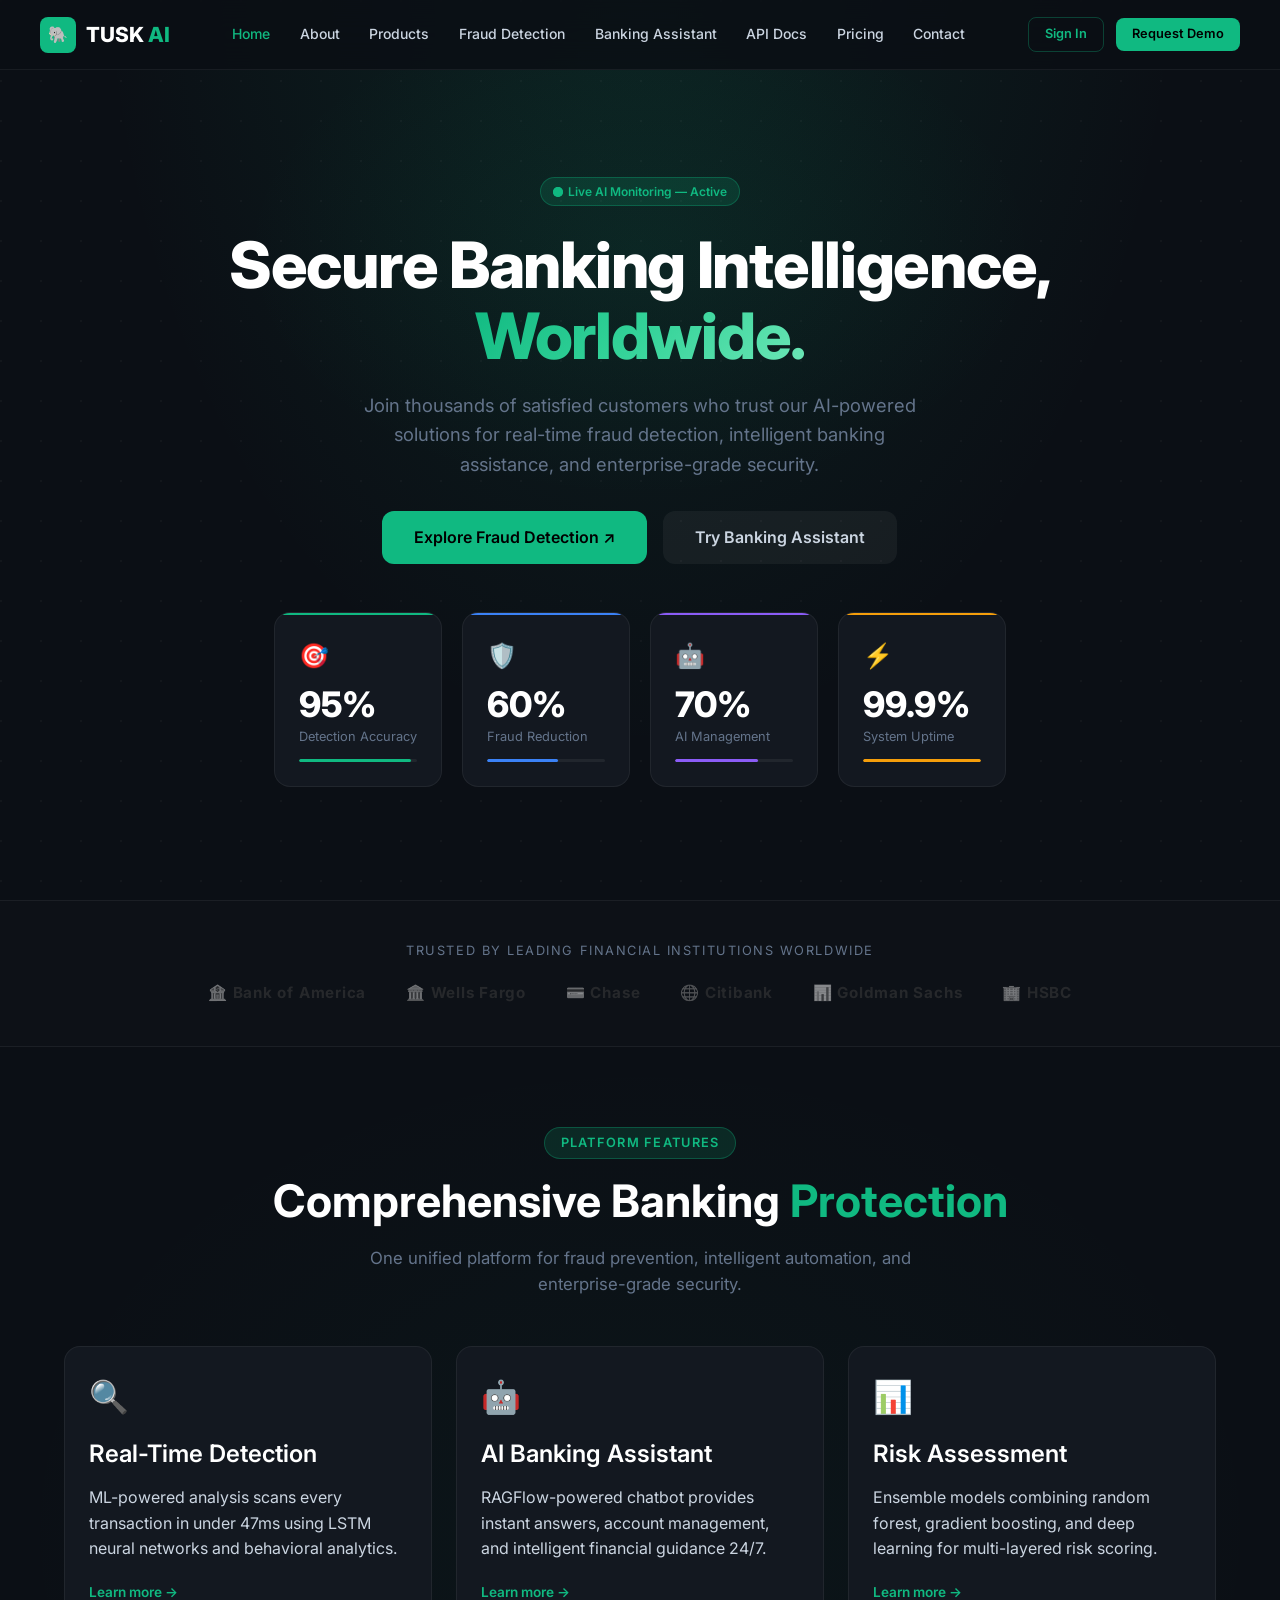
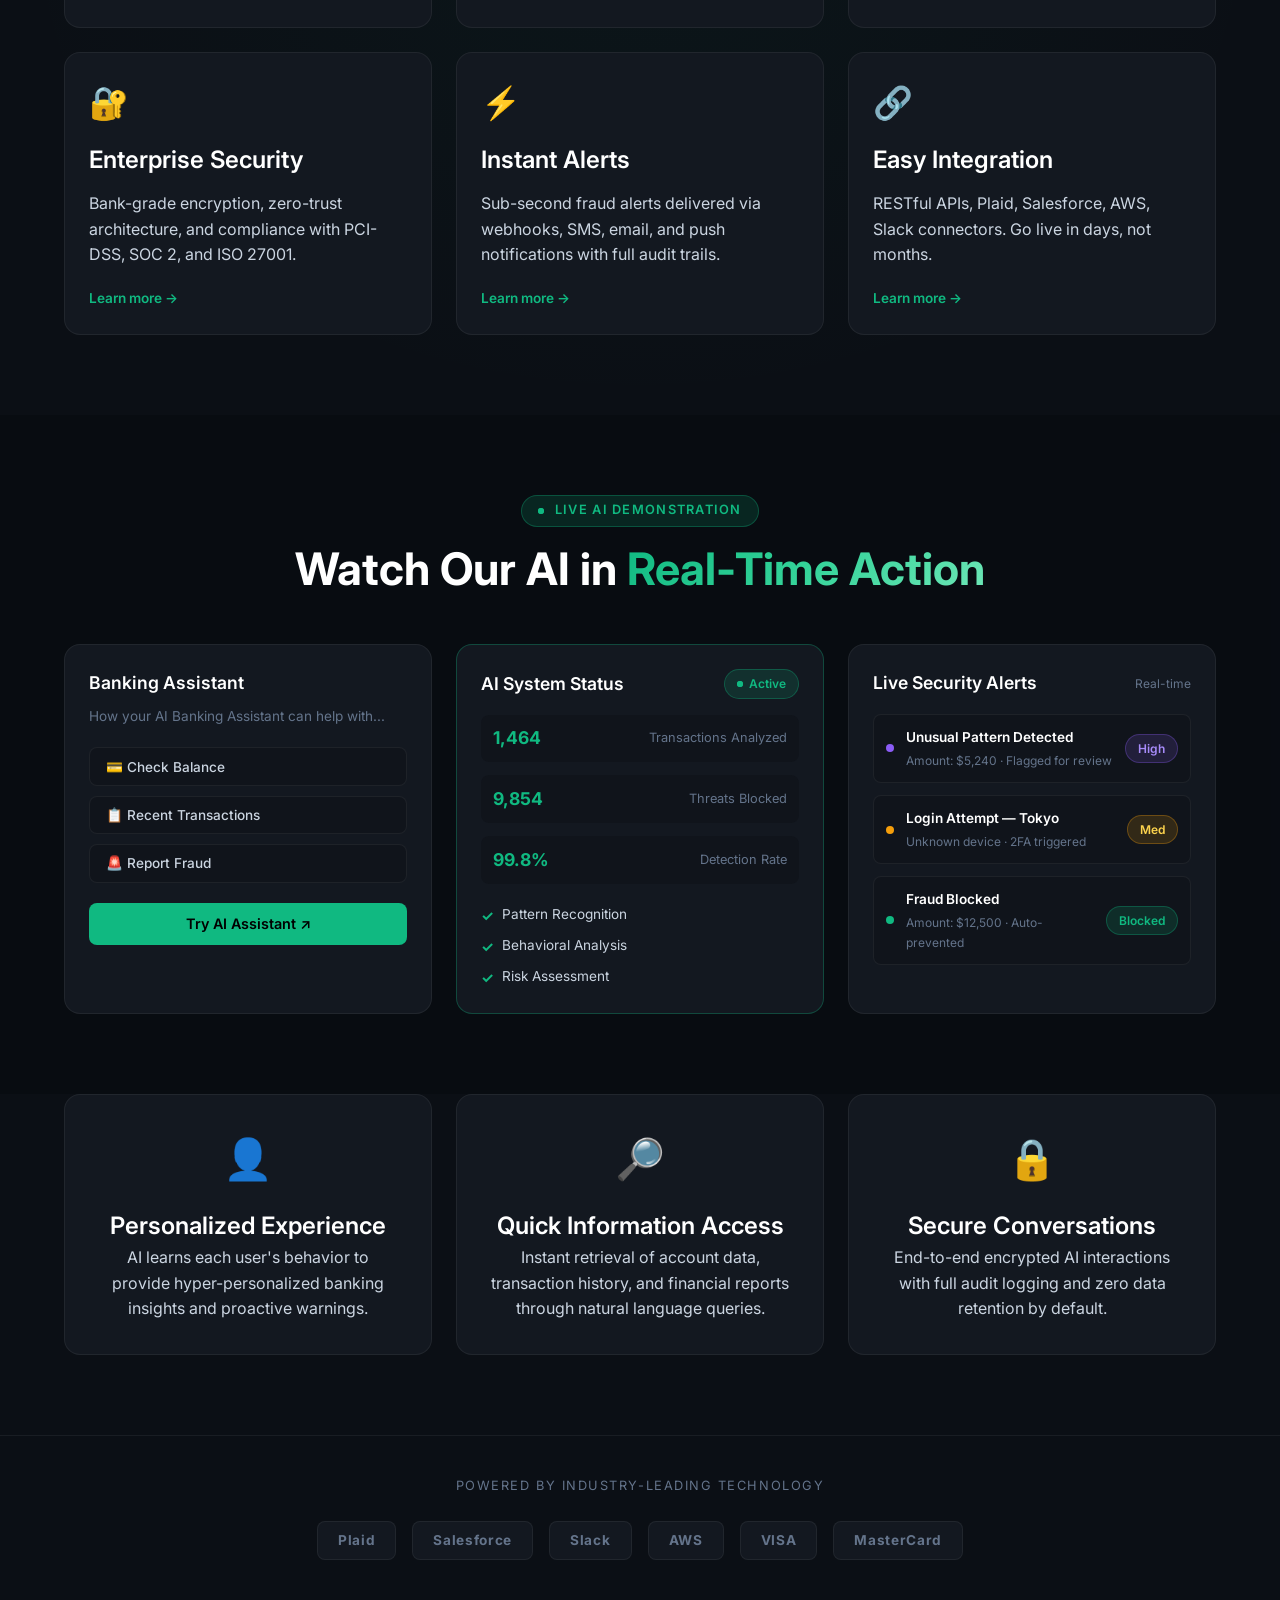
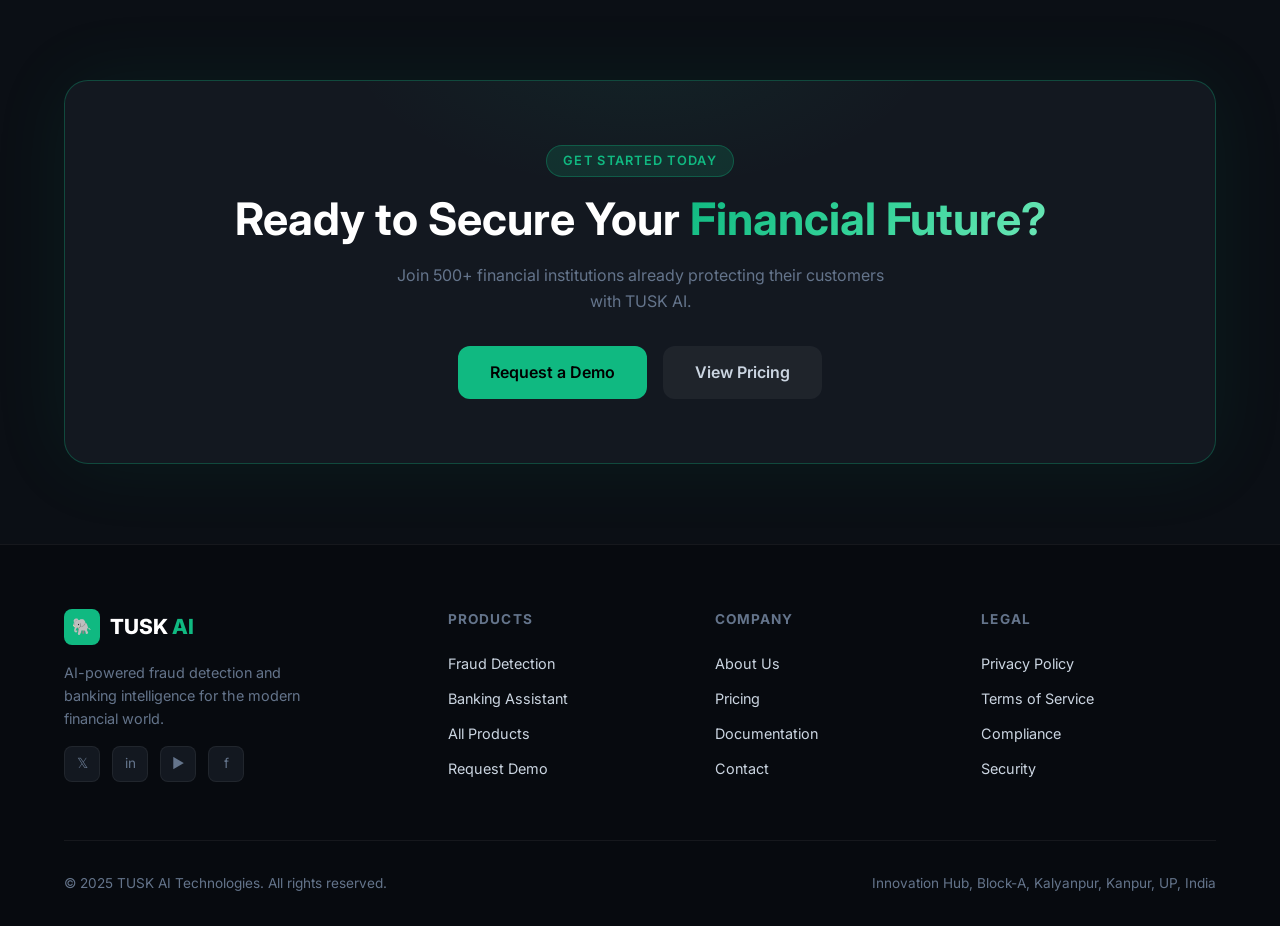
<file: index.html>
<!DOCTYPE html>
<html lang="en">
<head>
  <meta charset="UTF-8" />
  <meta name="viewport" content="width=device-width, initial-scale=1.0" />
  <title>TUSK AI — AI-Powered Fraud Detection & Banking Assistant</title>
  <meta name="description" content="TUSK AI provides real-time fraud detection and AI-powered banking assistance for financial institutions. 99.7% accuracy, 47ms response time." />
  <link rel="stylesheet" href="css/style.css" />
  <link rel="stylesheet" href="css/home.css" />
</head>
<body>

<!-- NAVBAR -->
<nav class="navbar">
  <div class="nav-inner">
    <a href="index.html" class="nav-logo">
      <div class="logo-icon">🐘</div>
      <span>TUSK <span class="text-accent">AI</span></span>
    </a>
    <div class="nav-links">
      <a href="index.html">Home</a>
      <a href="about.html">About</a>
      <a href="products.html">Products</a>
      <a href="fraud-detection.html">Fraud Detection</a>
      <a href="banking-assistant.html">Banking Assistant</a>
      <a href="api-docs.html">API Docs</a>
      <a href="pricing.html">Pricing</a>
      <a href="contact.html">Contact</a>
    </div>
    <div class="nav-actions">
      <a href="auth.html" class="btn btn-outline btn-sm">Sign In</a>
      <a href="contact.html" class="btn btn-primary btn-sm">Request Demo</a>
    </div>
    <button class="nav-hamburger" aria-label="Menu">
      <span></span><span></span><span></span>
    </button>
  </div>
</nav>
<div class="mobile-menu">
  <a href="index.html">Home</a>
  <a href="about.html">About</a>
  <a href="products.html">Products</a>
  <a href="fraud-detection.html">Fraud Detection</a>
  <a href="banking-assistant.html">Banking Assistant</a>
  <a href="api-docs.html">API Docs</a>
  <a href="pricing.html">Pricing</a>
  <a href="contact.html">Contact</a>
  <a href="auth.html" class="btn btn-primary" style="margin-top:0.5rem;justify-content:center;">Sign In</a>
</div>

<!-- HERO -->
<section class="hero">
  <div class="hero-bg-glow"></div>
  <div class="container hero-content">
    <div class="badge badge-green fade-in fade-in-1" style="margin-bottom:1.5rem;">
      <span class="pulse-dot"></span> Live AI Monitoring — Active
    </div>
    <h1 class="fade-in fade-in-2">
      Secure Banking Intelligence,<br>
      <span class="gradient-text">Worldwide.</span>
    </h1>
    <p class="hero-subtitle fade-in fade-in-3">
      Join thousands of satisfied customers who trust our AI-powered solutions for real-time fraud detection, intelligent banking assistance, and enterprise-grade security.
    </p>
    <div class="hero-actions fade-in fade-in-4">
      <a href="fraud-detection.html" class="btn btn-primary btn-lg">Explore Fraud Detection ↗</a>
      <a href="banking-assistant.html" class="btn btn-ghost btn-lg">Try Banking Assistant</a>
    </div>
  </div>

  <!-- HERO STATS -->
  <div class="container" style="padding-top:3rem;">
    <div class="hero-stats fade-in">
      <div class="hero-stat-card" style="--accent-color:#10B981;">
        <div class="hero-stat-icon" style="color:#10B981;">🎯</div>
        <div class="hero-stat-num" data-count="95" data-suffix="%">0%</div>
        <div class="hero-stat-label">Detection Accuracy</div>
        <div class="hero-stat-bar" style="--fill:#10B981;--width:95%;"></div>
      </div>
      <div class="hero-stat-card" style="--accent-color:#3B82F6;">
        <div class="hero-stat-icon" style="color:#3B82F6;">🛡️</div>
        <div class="hero-stat-num" data-count="60" data-suffix="%">0%</div>
        <div class="hero-stat-label">Fraud Reduction</div>
        <div class="hero-stat-bar" style="--fill:#3B82F6;--width:60%;"></div>
      </div>
      <div class="hero-stat-card" style="--accent-color:#8B5CF6;">
        <div class="hero-stat-icon" style="color:#8B5CF6;">🤖</div>
        <div class="hero-stat-num" data-count="70" data-suffix="%">0%</div>
        <div class="hero-stat-label">AI Management</div>
        <div class="hero-stat-bar" style="--fill:#8B5CF6;--width:70%;"></div>
      </div>
      <div class="hero-stat-card" style="--accent-color:#F59E0B;">
        <div class="hero-stat-icon" style="color:#F59E0B;">⚡</div>
        <div class="hero-stat-num" data-count="99.9" data-suffix="%">0%</div>
        <div class="hero-stat-label">System Uptime</div>
        <div class="hero-stat-bar" style="--fill:#F59E0B;--width:99.9%;"></div>
      </div>
    </div>
  </div>
</section>

<!-- TRUSTED BY -->
<section class="trusted-by">
  <div class="container">
    <p class="trusted-label">Trusted by leading financial institutions worldwide</p>
    <div class="trusted-logos">
      <span>🏦 Bank of America</span>
      <span>🏛️ Wells Fargo</span>
      <span>💳 Chase</span>
      <span>🌐 Citibank</span>
      <span>📊 Goldman Sachs</span>
      <span>🏢 HSBC</span>
    </div>
  </div>
</section>

<!-- FEATURES SECTION -->
<section class="section" style="background: radial-gradient(ellipse at 50% 50%, rgba(16,185,129,0.04) 0%, transparent 70%);">
  <div class="container">
    <div class="section-header reveal">
      <div class="section-label">Platform Features</div>
      <h2 class="section-title">Comprehensive Banking <span class="text-accent">Protection</span></h2>
      <p class="section-desc">One unified platform for fraud prevention, intelligent automation, and enterprise-grade security.</p>
    </div>
    <div class="grid-3 reveal" style="--delay:0.1s;">
      <div class="feature-card card">
        <div class="feature-icon">🔍</div>
        <h3>Real-Time Detection</h3>
        <p>ML-powered analysis scans every transaction in under 47ms using LSTM neural networks and behavioral analytics.</p>
        <a href="fraud-detection.html" class="feature-link">Learn more →</a>
      </div>
      <div class="feature-card card">
        <div class="feature-icon">🤖</div>
        <h3>AI Banking Assistant</h3>
        <p>RAGFlow-powered chatbot provides instant answers, account management, and intelligent financial guidance 24/7.</p>
        <a href="banking-assistant.html" class="feature-link">Learn more →</a>
      </div>
      <div class="feature-card card">
        <div class="feature-icon">📊</div>
        <h3>Risk Assessment</h3>
        <p>Ensemble models combining random forest, gradient boosting, and deep learning for multi-layered risk scoring.</p>
        <a href="fraud-detection.html" class="feature-link">Learn more →</a>
      </div>
      <div class="feature-card card">
        <div class="feature-icon">🔐</div>
        <h3>Enterprise Security</h3>
        <p>Bank-grade encryption, zero-trust architecture, and compliance with PCI-DSS, SOC 2, and ISO 27001.</p>
        <a href="products.html" class="feature-link">Learn more →</a>
      </div>
      <div class="feature-card card">
        <div class="feature-icon">⚡</div>
        <h3>Instant Alerts</h3>
        <p>Sub-second fraud alerts delivered via webhooks, SMS, email, and push notifications with full audit trails.</p>
        <a href="products.html" class="feature-link">Learn more →</a>
      </div>
      <div class="feature-card card">
        <div class="feature-icon">🔗</div>
        <h3>Easy Integration</h3>
        <p>RESTful APIs, Plaid, Salesforce, AWS, Slack connectors. Go live in days, not months.</p>
        <a href="api-docs.html" class="feature-link">Learn more →</a>
      </div>
    </div>
  </div>
</section>

<!-- LIVE DEMO DASHBOARD -->
<section class="section live-demo-section">
  <div class="container">
    <div class="section-header reveal">
      <div class="section-label" style="background:var(--accent-glow);">
        <span class="pulse-dot" style="width:6px;height:6px;margin-right:0.4rem;"></span> Live AI Demonstration
      </div>
      <h2 class="section-title">Watch Our AI in <span class="gradient-text">Real‑Time Action</span></h2>
    </div>
    <div class="demo-grid reveal">

      <!-- Panel 1: Assistant -->
      <div class="demo-panel card">
        <h4 style="margin-bottom:0.5rem;">Banking Assistant</h4>
        <p style="font-size:0.85rem;color:var(--text-muted);margin-bottom:1.25rem;">How your AI Banking Assistant can help with...</p>
        <div class="quick-btns">
          <button class="quick-btn" onclick="this.style.background='var(--accent)';this.style.color='#000';">💳 Check Balance</button>
          <button class="quick-btn" onclick="this.style.background='var(--accent)';this.style.color='#000';">📋 Recent Transactions</button>
          <button class="quick-btn" onclick="this.style.background='var(--accent)';this.style.color='#000';">🚨 Report Fraud</button>
        </div>
        <a href="banking-assistant.html" class="btn btn-primary" style="width:100%;justify-content:center;margin-top:1.25rem;">Try AI Assistant ↗</a>
      </div>

      <!-- Panel 2: Status -->
      <div class="demo-panel card" style="border-color:var(--border-accent);">
        <div class="flex-between" style="margin-bottom:1rem;">
          <h4>AI System Status</h4>
          <span class="badge badge-green"><span class="pulse-dot" style="width:6px;height:6px;"></span> Active</span>
        </div>
        <div class="status-stats">
          <div class="status-stat">
            <span class="status-num" id="ticker-transactions">1,464</span>
            <span class="status-label">Transactions Analyzed</span>
          </div>
          <div class="status-stat">
            <span class="status-num" id="ticker-threats">9,854</span>
            <span class="status-label">Threats Blocked</span>
          </div>
          <div class="status-stat">
            <span class="status-num" style="color:var(--accent);">99.8%</span>
            <span class="status-label">Detection Rate</span>
          </div>
        </div>
        <div class="status-checklist">
          <div class="check-item"><span class="check-icon">✓</span> Pattern Recognition</div>
          <div class="check-item"><span class="check-icon">✓</span> Behavioral Analysis</div>
          <div class="check-item"><span class="check-icon">✓</span> Risk Assessment</div>
        </div>
      </div>

      <!-- Panel 3: Alerts -->
      <div class="demo-panel card">
        <div class="flex-between" style="margin-bottom:1rem;">
          <h4>Live Security Alerts</h4>
          <span style="font-size:0.75rem;color:var(--text-muted);">Real-time</span>
        </div>
        <div class="alert-stack" id="alertStack">
          <div class="alert-item alert-purple">
            <div class="alert-dot" style="background:#8B5CF6;"></div>
            <div>
              <div class="alert-title">Unusual Pattern Detected</div>
              <div class="alert-sub">Amount: $5,240 · Flagged for review</div>
            </div>
            <span class="badge badge-purple">High</span>
          </div>
          <div class="alert-item alert-amber">
            <div class="alert-dot" style="background:#F59E0B;"></div>
            <div>
              <div class="alert-title">Login Attempt — Tokyo</div>
              <div class="alert-sub">Unknown device · 2FA triggered</div>
            </div>
            <span class="badge badge-amber">Med</span>
          </div>
          <div class="alert-item alert-green">
            <div class="alert-dot" style="background:#10B981;"></div>
            <div>
              <div class="alert-title">Fraud Blocked</div>
              <div class="alert-sub">Amount: $12,500 · Auto-prevented</div>
            </div>
            <span class="badge badge-green">Blocked</span>
          </div>
        </div>
      </div>
    </div>
  </div>
</section>

<!-- SECONDARY FEATURE CARDS -->
<section class="section" style="padding-top:0;">
  <div class="container">
    <div class="grid-3 reveal">
      <div class="card text-center" style="padding:2rem;">
        <div style="font-size:2.5rem;margin-bottom:1rem;">👤</div>
        <h3>Personalized Experience</h3>
        <p>AI learns each user's behavior to provide hyper-personalized banking insights and proactive warnings.</p>
      </div>
      <div class="card text-center" style="padding:2rem;">
        <div style="font-size:2.5rem;margin-bottom:1rem;">🔎</div>
        <h3>Quick Information Access</h3>
        <p>Instant retrieval of account data, transaction history, and financial reports through natural language queries.</p>
      </div>
      <div class="card text-center" style="padding:2rem;">
        <div style="font-size:2.5rem;margin-bottom:1rem;">🔒</div>
        <h3>Secure Conversations</h3>
        <p>End-to-end encrypted AI interactions with full audit logging and zero data retention by default.</p>
      </div>
    </div>
  </div>
</section>

<!-- TECH PARTNERS -->
<section class="partners-section">
  <div class="container">
    <p class="trusted-label" style="margin-bottom:1.5rem;">Powered by industry-leading technology</p>
    <div class="partners-logos">
      <span class="partner-logo">Plaid</span>
      <span class="partner-logo">Salesforce</span>
      <span class="partner-logo">Slack</span>
      <span class="partner-logo">AWS</span>
      <span class="partner-logo">VISA</span>
      <span class="partner-logo">MasterCard</span>
    </div>
  </div>
</section>

<!-- CTA BANNER -->
<section class="cta-section">
  <div class="container">
    <div class="cta-box reveal">
      <div class="section-label" style="margin-bottom:1rem;">Get Started Today</div>
      <h2 style="margin-bottom:1rem;">Ready to Secure Your <span class="gradient-text">Financial Future?</span></h2>
      <p style="color:var(--text-muted);margin-bottom:2rem;max-width:500px;margin-left:auto;margin-right:auto;">Join 500+ financial institutions already protecting their customers with TUSK AI.</p>
      <div class="flex flex-center gap-2">
        <a href="contact.html" class="btn btn-primary btn-lg">Request a Demo</a>
        <a href="pricing.html" class="btn btn-ghost btn-lg">View Pricing</a>
      </div>
    </div>
  </div>
</section>

<!-- FOOTER -->
<footer class="footer">
  <div class="container">
    <div class="footer-grid">
      <div class="footer-brand">
        <div class="nav-logo" style="margin-bottom:0.75rem;">
          <div class="logo-icon">🐘</div>
          <span>TUSK <span class="text-accent">AI</span></span>
        </div>
        <p>AI-powered fraud detection and banking intelligence for the modern financial world.</p>
        <div class="footer-social">
          <a href="#">𝕏</a><a href="#">in</a><a href="#">▶</a><a href="#">f</a>
        </div>
      </div>
      <div class="footer-col">
        <h5>Products</h5>
        <ul>
          <li><a href="fraud-detection.html">Fraud Detection</a></li>
          <li><a href="banking-assistant.html">Banking Assistant</a></li>
          <li><a href="products.html">All Products</a></li>
          <li><a href="contact.html">Request Demo</a></li>
        </ul>
      </div>
      <div class="footer-col">
        <h5>Company</h5>
        <ul>
          <li><a href="about.html">About Us</a></li>
          <li><a href="pricing.html">Pricing</a></li>
          <li><a href="api-docs.html">Documentation</a></li>
          <li><a href="contact.html">Contact</a></li>
        </ul>
      </div>
      <div class="footer-col">
        <h5>Legal</h5>
        <ul>
          <li><a href="#">Privacy Policy</a></li>
          <li><a href="#">Terms of Service</a></li>
          <li><a href="#">Compliance</a></li>
          <li><a href="#">Security</a></li>
        </ul>
      </div>
    </div>
    <div class="footer-bottom">
      <p>© 2025 TUSK AI Technologies. All rights reserved.</p>
      <p>Innovation Hub, Block-A, Kalyanpur, Kanpur, UP, India</p>
    </div>
  </div>
</footer>

<script src="js/main.js"></script>
</body>
</html>
</file>
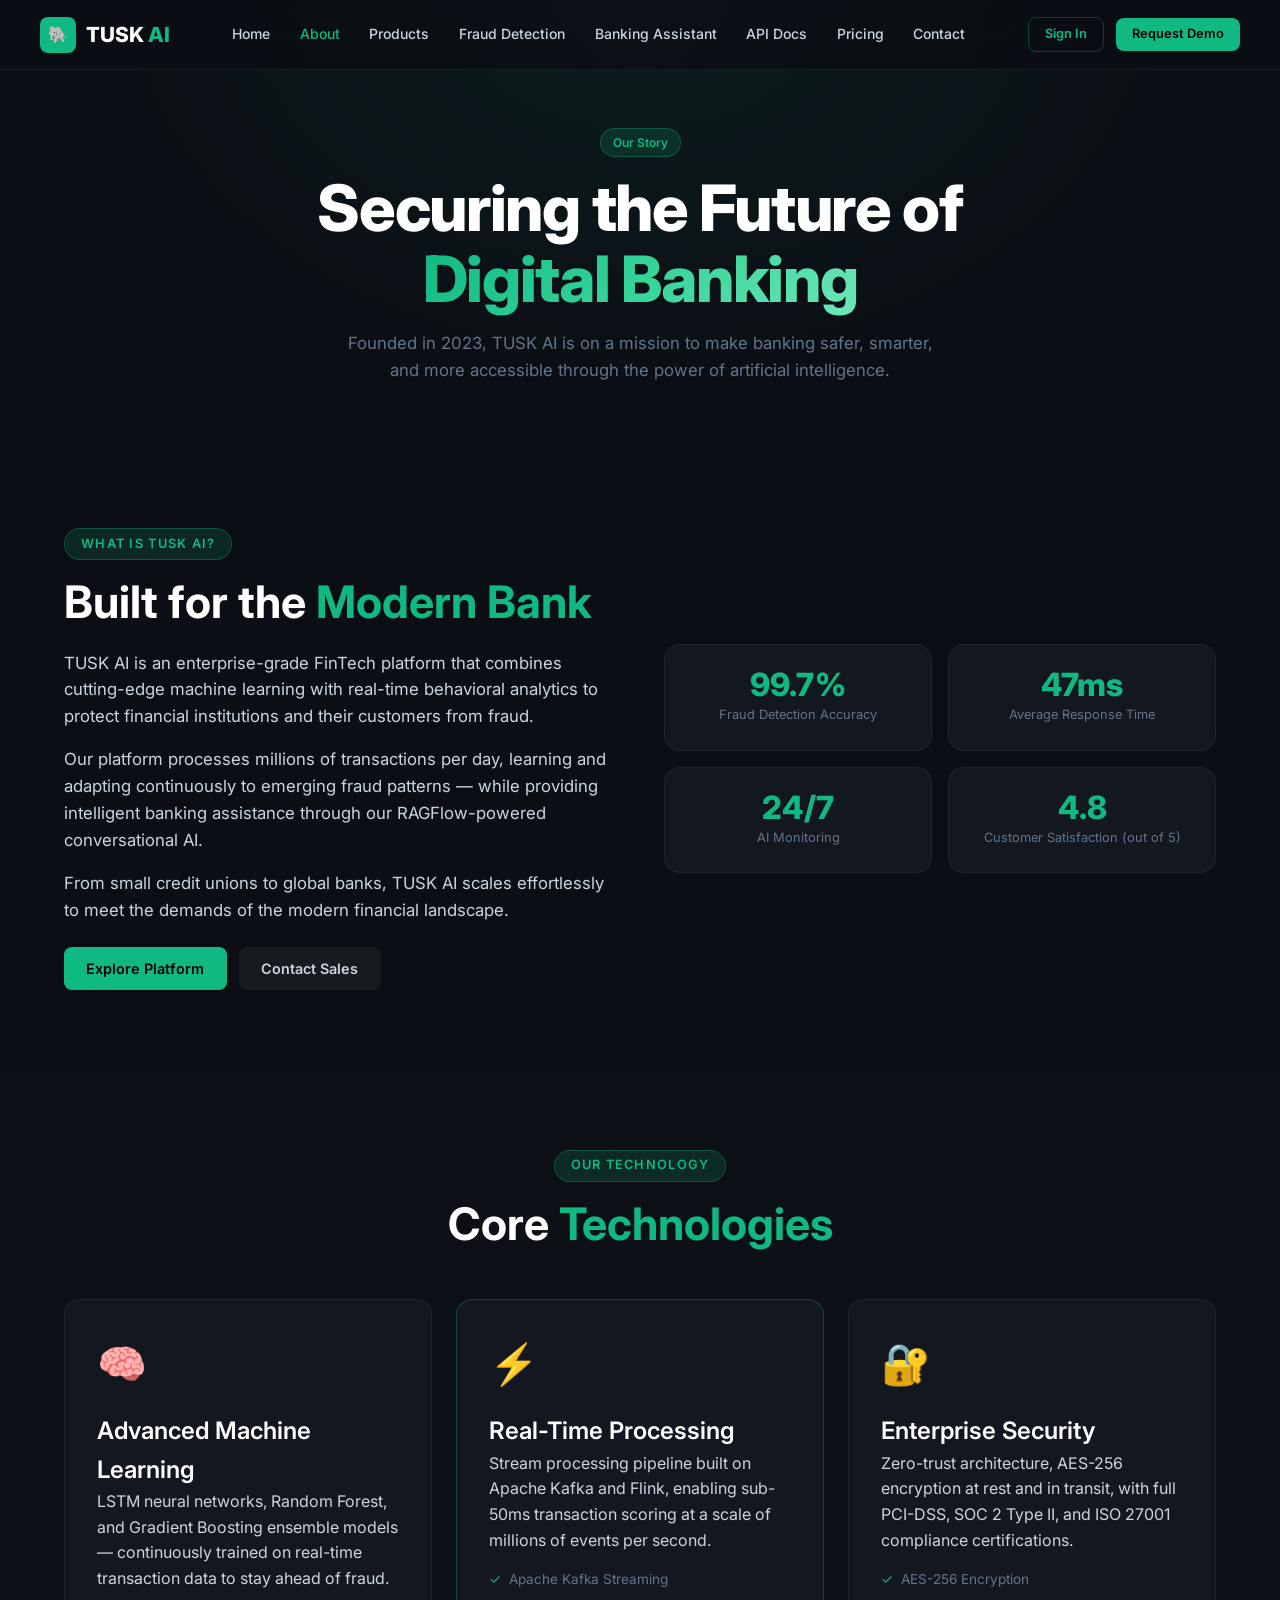
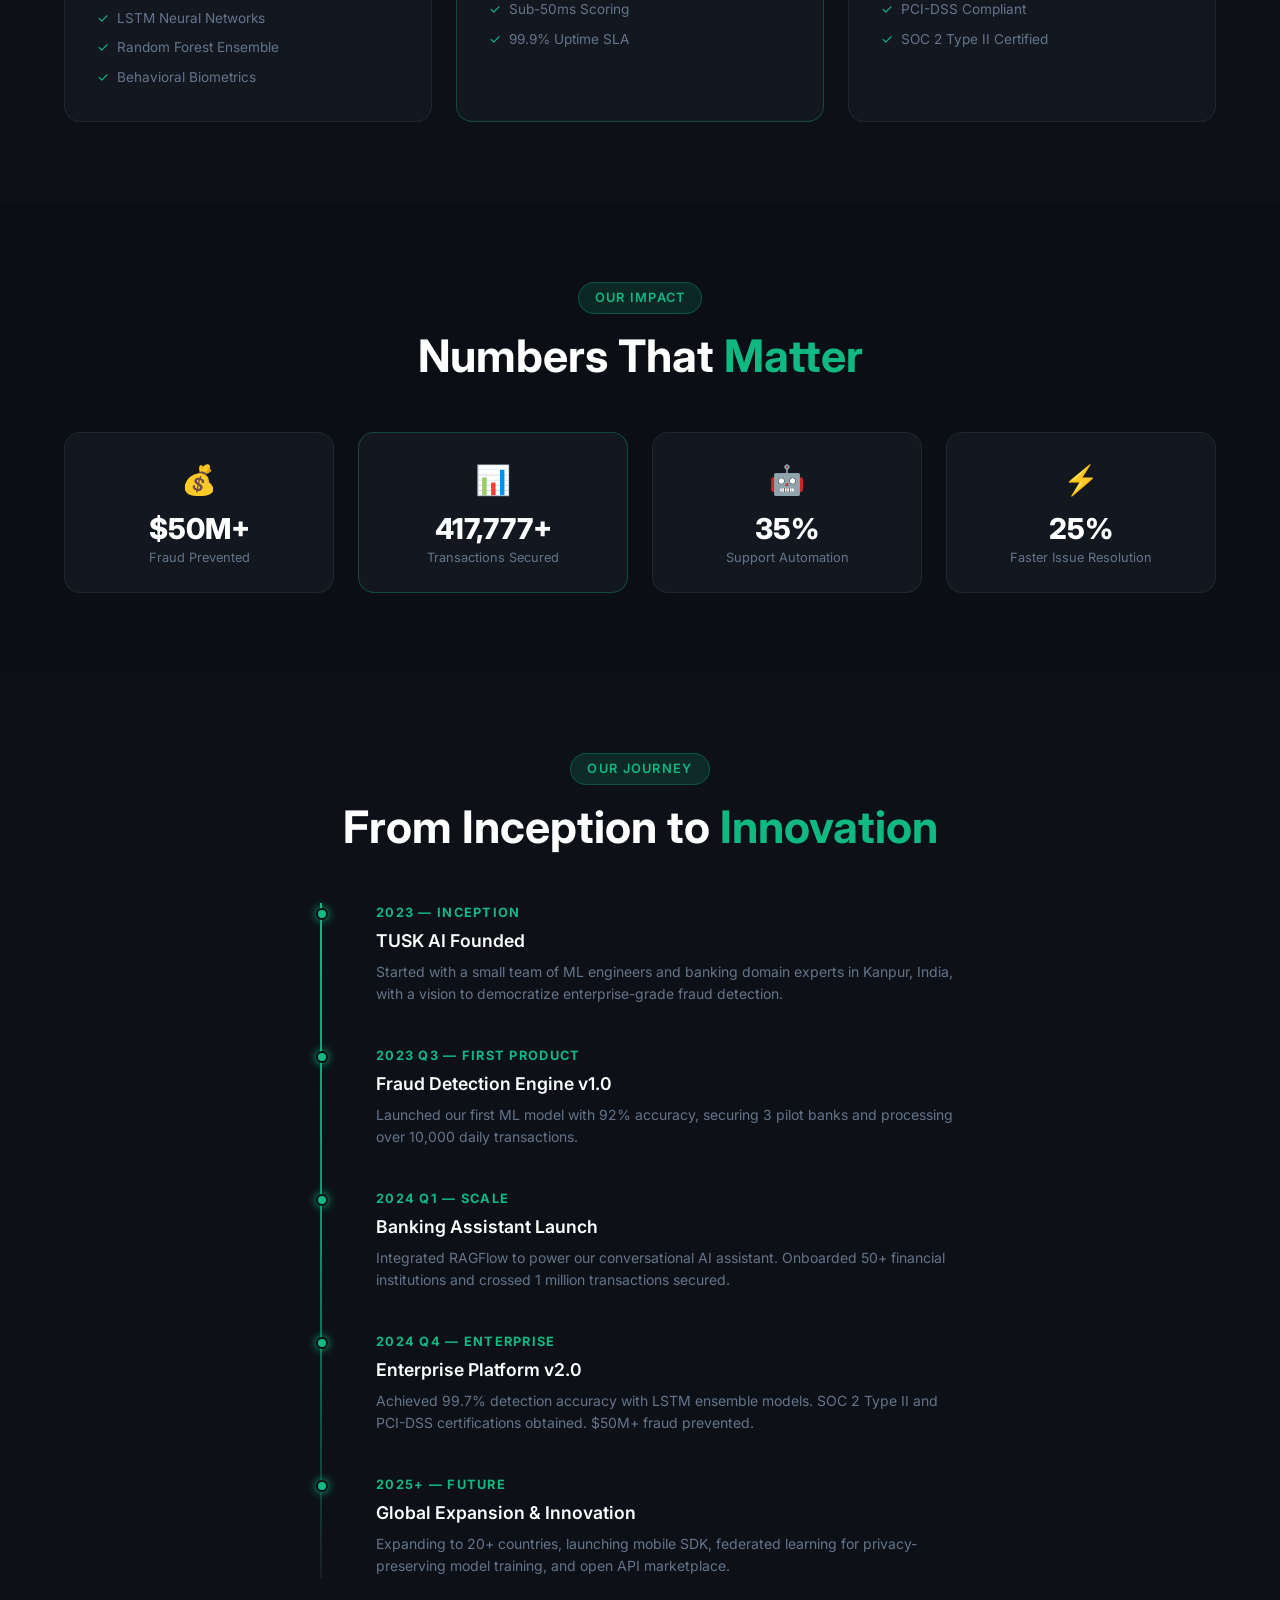
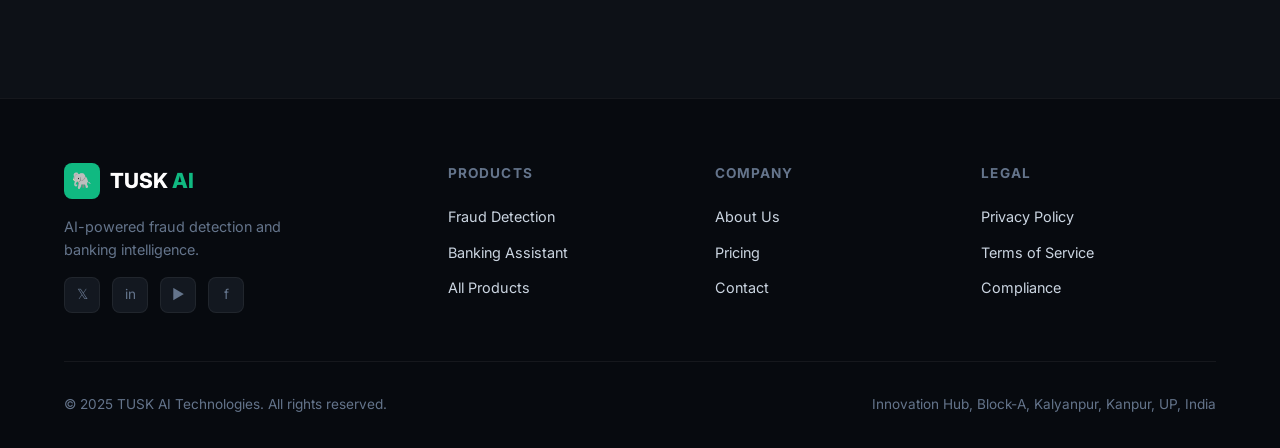
<file: about.html>
<!DOCTYPE html>
<html lang="en">

<head>
  <meta charset="UTF-8" />
  <meta name="viewport" content="width=device-width, initial-scale=1.0" />
  <title>About Us — TUSK AI</title>
  <meta name="description"
    content="Learn about TUSK AI's mission to secure the future of digital banking through AI-powered fraud detection and intelligent banking automation." />
  <link rel="stylesheet" href="css/style.css" />
  <style>
    .about-hero {
      padding: 8rem 0 4rem;
      text-align: center;
      background: radial-gradient(ellipse at 50% -5%, rgba(16, 185, 129, 0.09) 0%, transparent 60%);
    }

    .vision-grid {
      display: grid;
      grid-template-columns: 1fr 1fr;
      gap: 3rem;
      align-items: center;
    }

    .vision-text p {
      margin-bottom: 1rem;
      font-size: 1.05rem;
      color: var(--text-secondary);
    }

    .vision-stats {
      display: grid;
      grid-template-columns: 1fr 1fr;
      gap: 1rem;
    }

    .vision-stat {
      background: var(--bg-card);
      border: 1px solid var(--border);
      border-radius: var(--radius-lg);
      padding: 1.5rem;
      text-align: center;
      transition: var(--transition);
    }

    .vision-stat:hover {
      border-color: var(--border-accent);
    }

    .vision-stat-num {
      font-size: 2rem;
      font-weight: 800;
      color: var(--accent);
      line-height: 1;
    }

    .vision-stat-label {
      font-size: 0.8rem;
      color: var(--text-muted);
      margin-top: 0.25rem;
    }

    .tech-grid {
      display: grid;
      grid-template-columns: repeat(3, 1fr);
      gap: 1.5rem;
    }

    .tech-card {
      background: var(--bg-card);
      border: 1px solid var(--border);
      border-radius: var(--radius-lg);
      padding: 2rem;
      transition: var(--transition);
    }

    .tech-card:hover {
      border-color: var(--border-accent);
      transform: translateY(-4px);
    }

    .tech-icon {
      font-size: 2.5rem;
      margin-bottom: 1rem;
    }

    .impact-grid {
      display: grid;
      grid-template-columns: repeat(4, 1fr);
      gap: 1.5rem;
    }

    .impact-card {
      background: var(--bg-card);
      border: 1px solid var(--border);
      border-radius: var(--radius-lg);
      padding: 1.5rem;
      text-align: center;
    }

    .impact-icon {
      font-size: 1.8rem;
      margin-bottom: 0.75rem;
    }

    .impact-num {
      font-size: 1.8rem;
      font-weight: 800;
      color: var(--text-primary);
      line-height: 1;
    }

    .impact-label {
      font-size: 0.8rem;
      color: var(--text-muted);
      margin-top: 0.25rem;
    }

    .timeline {
      position: relative;
      padding-left: 2rem;
    }

    .timeline::before {
      content: '';
      position: absolute;
      left: 0;
      top: 0;
      bottom: 0;
      width: 2px;
      background: linear-gradient(to bottom, var(--accent), var(--accent-dark), var(--border));
    }

    .timeline-item {
      position: relative;
      margin-bottom: 2.5rem;
      padding-left: 1.5rem;
    }

    .timeline-item::before {
      content: '';
      position: absolute;
      left: -2.25rem;
      top: 0.35rem;
      width: 12px;
      height: 12px;
      background: var(--accent);
      border-radius: 50%;
      border: 2px solid var(--bg-primary);
      box-shadow: 0 0 8px var(--accent);
    }

    .timeline-year {
      font-size: 0.8rem;
      font-weight: 700;
      color: var(--accent);
      text-transform: uppercase;
      letter-spacing: 0.1em;
      margin-bottom: 0.25rem;
    }

    .timeline-title {
      font-size: 1.1rem;
      font-weight: 600;
      margin-bottom: 0.35rem;
    }

    .timeline-desc {
      font-size: 0.875rem;
      color: var(--text-muted);
    }

    @media(max-width:768px) {

      .vision-grid,
      .tech-grid,
      .impact-grid {
        grid-template-columns: 1fr;
      }

      .vision-stats {
        grid-template-columns: 1fr 1fr;
      }
    }
  </style>
</head>

<body>
  <nav class="navbar">
    <div class="nav-inner">
      <a href="index.html" class="nav-logo">
        <div class="logo-icon">🐘</div><span>TUSK <span class="text-accent">AI</span></span>
      </a>
      <div class="nav-links">
        <a href="index.html">Home</a><a href="about.html" class="active">About</a><a href="products.html">Products</a>
        <a href="fraud-detection.html">Fraud Detection</a><a href="banking-assistant.html">Banking Assistant</a>
        <a href="api-docs.html">API Docs</a><a href="pricing.html">Pricing</a><a href="contact.html">Contact</a>
      </div>
      <div class="nav-actions">
        <a href="auth.html" class="btn btn-outline btn-sm">Sign In</a>
        <a href="contact.html" class="btn btn-primary btn-sm">Request Demo</a>
      </div>
      <button class="nav-hamburger"><span></span><span></span><span></span></button>
    </div>
  </nav>
  <div class="mobile-menu">
    <a href="index.html">Home</a><a href="about.html">About</a><a href="fraud-detection.html">Fraud Detection</a>
    <a href="banking-assistant.html">Banking Assistant</a><a href="pricing.html">Pricing</a><a
      href="contact.html">Contact</a>
  </div>

  <section class="about-hero">
    <div class="container">
      <div class="badge badge-green" style="margin-bottom:1rem;">Our Story</div>
      <h1 class="fade-in">Securing the Future of<br><span class="gradient-text">Digital Banking</span></h1>
      <p style="color:var(--text-muted);max-width:600px;margin:1rem auto 0;font-size:1.05rem;">
        Founded in 2023, TUSK AI is on a mission to make banking safer, smarter, and more accessible through the power
        of artificial intelligence.
      </p>
    </div>
  </section>

  <!-- WHAT IS TUSK AI -->
  <section class="section">
    <div class="container">
      <div class="vision-grid reveal">
        <div class="vision-text">
          <div class="section-label" style="margin-bottom:1rem;">What is TUSK AI?</div>
          <h2 style="margin-bottom:1.25rem;">Built for the <span class="text-accent">Modern Bank</span></h2>
          <p>TUSK AI is an enterprise-grade FinTech platform that combines cutting-edge machine learning with real-time
            behavioral analytics to protect financial institutions and their customers from fraud.</p>
          <p>Our platform processes millions of transactions per day, learning and adapting continuously to emerging
            fraud patterns — while providing intelligent banking assistance through our RAGFlow-powered conversational
            AI.</p>
          <p>From small credit unions to global banks, TUSK AI scales effortlessly to meet the demands of the modern
            financial landscape.</p>
          <div style="margin-top:1.5rem;display:flex;gap:0.75rem;flex-wrap:wrap;">
            <a href="fraud-detection.html" class="btn btn-primary">Explore Platform</a>
            <a href="contact.html" class="btn btn-ghost">Contact Sales</a>
          </div>
        </div>
        <div class="vision-stats">
          <div class="vision-stat">
            <div class="vision-stat-num text-accent" data-count="99.7" data-suffix="%">0%</div>
            <div class="vision-stat-label">Fraud Detection Accuracy</div>
          </div>
          <div class="vision-stat">
            <div class="vision-stat-num" data-count="47" data-suffix="ms">0ms</div>
            <div class="vision-stat-label">Average Response Time</div>
          </div>
          <div class="vision-stat">
            <div class="vision-stat-num text-accent">24/7</div>
            <div class="vision-stat-label">AI Monitoring</div>
          </div>
          <div class="vision-stat">
            <div class="vision-stat-num" data-count="4.8">0</div>
            <div class="vision-stat-label">Customer Satisfaction (out of 5)</div>
          </div>
        </div>
      </div>
    </div>
  </section>

  <!-- CORE TECHNOLOGIES -->
  <section class="section" style="background:rgba(16,20,27,0.4);">
    <div class="container">
      <div class="section-header reveal">
        <div class="section-label">Our Technology</div>
        <h2>Core <span class="text-accent">Technologies</span></h2>
      </div>
      <div class="tech-grid reveal">
        <div class="tech-card">
          <div class="tech-icon">🧠</div>
          <h3>Advanced Machine Learning</h3>
          <p>LSTM neural networks, Random Forest, and Gradient Boosting ensemble models — continuously trained on
            real-time transaction data to stay ahead of fraud.</p>
          <ul style="margin-top:1rem;display:flex;flex-direction:column;gap:0.5rem;">
            <li style="font-size:0.85rem;color:var(--text-muted);display:flex;align-items:center;gap:0.5rem;"><span
                style="color:var(--accent);">✓</span> LSTM Neural Networks</li>
            <li style="font-size:0.85rem;color:var(--text-muted);display:flex;align-items:center;gap:0.5rem;"><span
                style="color:var(--accent);">✓</span> Random Forest Ensemble</li>
            <li style="font-size:0.85rem;color:var(--text-muted);display:flex;align-items:center;gap:0.5rem;"><span
                style="color:var(--accent);">✓</span> Behavioral Biometrics</li>
          </ul>
        </div>
        <div class="tech-card" style="border-color:var(--border-accent);">
          <div class="tech-icon">⚡</div>
          <h3>Real-Time Processing</h3>
          <p>Stream processing pipeline built on Apache Kafka and Flink, enabling sub-50ms transaction scoring at a
            scale of millions of events per second.</p>
          <ul style="margin-top:1rem;display:flex;flex-direction:column;gap:0.5rem;">
            <li style="font-size:0.85rem;color:var(--text-muted);display:flex;align-items:center;gap:0.5rem;"><span
                style="color:var(--accent);">✓</span> Apache Kafka Streaming</li>
            <li style="font-size:0.85rem;color:var(--text-muted);display:flex;align-items:center;gap:0.5rem;"><span
                style="color:var(--accent);">✓</span> Sub-50ms Scoring</li>
            <li style="font-size:0.85rem;color:var(--text-muted);display:flex;align-items:center;gap:0.5rem;"><span
                style="color:var(--accent);">✓</span> 99.9% Uptime SLA</li>
          </ul>
        </div>
        <div class="tech-card">
          <div class="tech-icon">🔐</div>
          <h3>Enterprise Security</h3>
          <p>Zero-trust architecture, AES-256 encryption at rest and in transit, with full PCI-DSS, SOC 2 Type II, and
            ISO 27001 compliance certifications.</p>
          <ul style="margin-top:1rem;display:flex;flex-direction:column;gap:0.5rem;">
            <li style="font-size:0.85rem;color:var(--text-muted);display:flex;align-items:center;gap:0.5rem;"><span
                style="color:var(--accent);">✓</span> AES-256 Encryption</li>
            <li style="font-size:0.85rem;color:var(--text-muted);display:flex;align-items:center;gap:0.5rem;"><span
                style="color:var(--accent);">✓</span> PCI-DSS Compliant</li>
            <li style="font-size:0.85rem;color:var(--text-muted);display:flex;align-items:center;gap:0.5rem;"><span
                style="color:var(--accent);">✓</span> SOC 2 Type II Certified</li>
          </ul>
        </div>
      </div>
    </div>
  </section>

  <!-- IMPACT STATS -->
  <section class="section">
    <div class="container">
      <div class="section-header reveal">
        <div class="section-label">Our Impact</div>
        <h2>Numbers That <span class="text-accent">Matter</span></h2>
      </div>
      <div class="impact-grid reveal">
        <div class="impact-card">
          <div class="impact-icon">💰</div>
          <div class="impact-num">$50M+</div>
          <div class="impact-label">Fraud Prevented</div>
        </div>
        <div class="impact-card" style="border-color:var(--border-accent);">
          <div class="impact-icon">📊</div>
          <div class="impact-num" data-count="1000000" data-suffix="+">0+</div>
          <div class="impact-label">Transactions Secured</div>
        </div>
        <div class="impact-card">
          <div class="impact-icon">🤖</div>
          <div class="impact-num" data-count="85" data-suffix="%">0%</div>
          <div class="impact-label">Support Automation</div>
        </div>
        <div class="impact-card">
          <div class="impact-icon">⚡</div>
          <div class="impact-num" data-count="60" data-suffix="%">0%</div>
          <div class="impact-label">Faster Issue Resolution</div>
        </div>
      </div>
    </div>
  </section>

  <!-- JOURNEY TIMELINE -->
  <section class="section" style="background:rgba(16,20,27,0.4);">
    <div class="container">
      <div class="section-header reveal">
        <div class="section-label">Our Journey</div>
        <h2>From Inception to <span class="text-accent">Innovation</span></h2>
      </div>
      <div style="max-width:640px;margin:0 auto;" class="reveal">
        <div class="timeline">
          <div class="timeline-item">
            <div class="timeline-year">2023 — Inception</div>
            <div class="timeline-title">TUSK AI Founded</div>
            <div class="timeline-desc">Started with a small team of ML engineers and banking domain experts in Kanpur,
              India, with a vision to democratize enterprise-grade fraud detection.</div>
          </div>
          <div class="timeline-item">
            <div class="timeline-year">2023 Q3 — First Product</div>
            <div class="timeline-title">Fraud Detection Engine v1.0</div>
            <div class="timeline-desc">Launched our first ML model with 92% accuracy, securing 3 pilot banks and
              processing over 10,000 daily transactions.</div>
          </div>
          <div class="timeline-item">
            <div class="timeline-year">2024 Q1 — Scale</div>
            <div class="timeline-title">Banking Assistant Launch</div>
            <div class="timeline-desc">Integrated RAGFlow to power our conversational AI assistant. Onboarded 50+
              financial institutions and crossed 1 million transactions secured.</div>
          </div>
          <div class="timeline-item">
            <div class="timeline-year">2024 Q4 — Enterprise</div>
            <div class="timeline-title">Enterprise Platform v2.0</div>
            <div class="timeline-desc">Achieved 99.7% detection accuracy with LSTM ensemble models. SOC 2 Type II and
              PCI-DSS certifications obtained. $50M+ fraud prevented.</div>
          </div>
          <div class="timeline-item">
            <div class="timeline-year">2025+ — Future</div>
            <div class="timeline-title">Global Expansion & Innovation</div>
            <div class="timeline-desc">Expanding to 20+ countries, launching mobile SDK, federated learning for
              privacy-preserving model training, and open API marketplace.</div>
          </div>
        </div>
      </div>
    </div>
  </section>

  <footer class="footer">
    <div class="container">
      <div class="footer-grid">
        <div class="footer-brand">
          <div class="nav-logo" style="margin-bottom:0.75rem;">
            <div class="logo-icon">🐘</div><span>TUSK <span class="text-accent">AI</span></span>
          </div>
          <p>AI-powered fraud detection and banking intelligence.</p>
          <div class="footer-social"><a href="#">𝕏</a><a href="#">in</a><a href="#">▶</a><a href="#">f</a></div>
        </div>
        <div class="footer-col">
          <h5>Products</h5>
          <ul>
            <li><a href="fraud-detection.html">Fraud Detection</a></li>
            <li><a href="banking-assistant.html">Banking Assistant</a></li>
            <li><a href="products.html">All Products</a></li>
          </ul>
        </div>
        <div class="footer-col">
          <h5>Company</h5>
          <ul>
            <li><a href="about.html">About Us</a></li>
            <li><a href="pricing.html">Pricing</a></li>
            <li><a href="contact.html">Contact</a></li>
          </ul>
        </div>
        <div class="footer-col">
          <h5>Legal</h5>
          <ul>
            <li><a href="#">Privacy Policy</a></li>
            <li><a href="#">Terms of Service</a></li>
            <li><a href="#">Compliance</a></li>
          </ul>
        </div>
      </div>
      <div class="footer-bottom">
        <p>© 2025 TUSK AI Technologies. All rights reserved.</p>
        <p>Innovation Hub, Block-A, Kalyanpur, Kanpur, UP, India</p>
      </div>
    </div>
  </footer>
  <script src="js/main.js"></script>
</body>

</html>
</file>
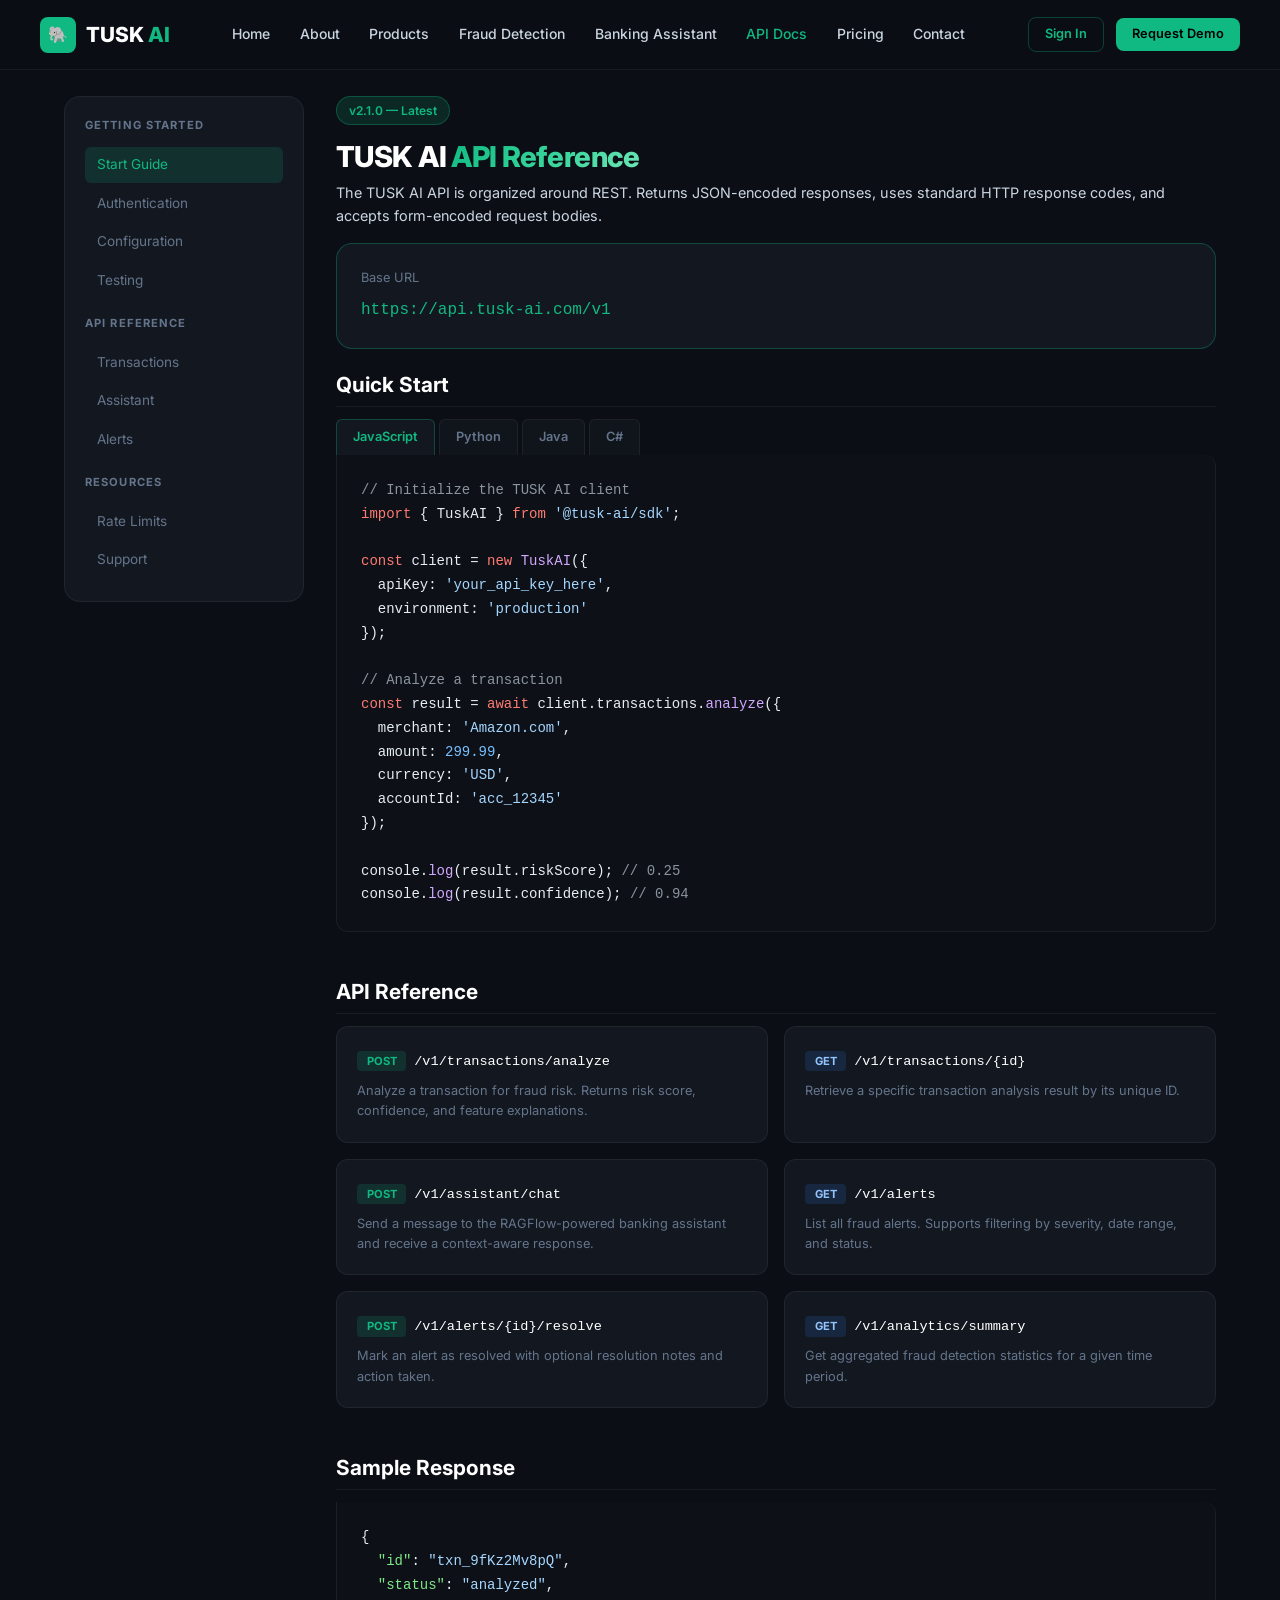
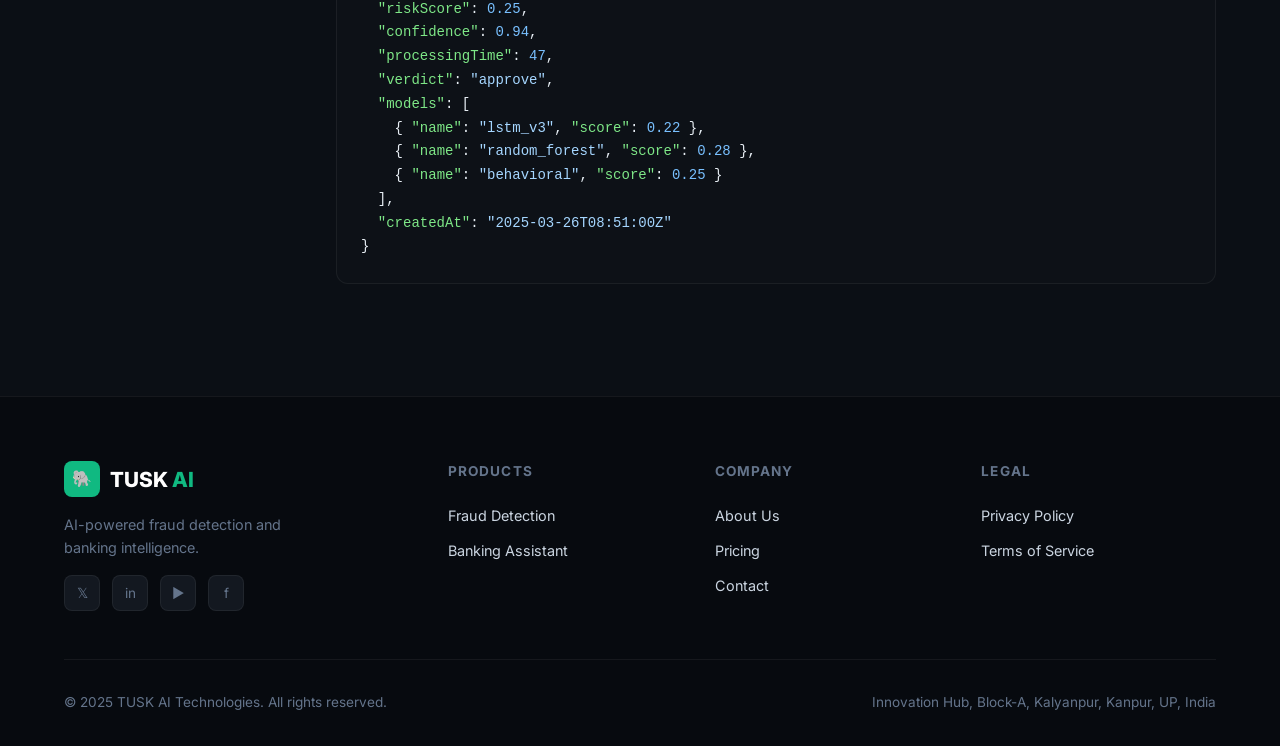
<file: api-docs.html>
<!DOCTYPE html>
<html lang="en">
<head>
  <meta charset="UTF-8" />
  <meta name="viewport" content="width=device-width, initial-scale=1.0" />
  <title>API Documentation — TUSK AI</title>
  <meta name="description" content="TUSK AI developer API documentation. Integrate fraud detection and banking assistant into your platform with our REST API." />
  <link rel="stylesheet" href="css/style.css" />
  <style>
    .docs-layout { display:grid;grid-template-columns:240px 1fr;gap:2rem;padding-top:6rem;min-height:100vh; }
    .docs-sidebar { position:sticky;top:80px;height:fit-content;background:var(--bg-card);border:1px solid var(--border);border-radius:var(--radius-lg);padding:1.25rem;font-size:0.85rem; }
    .docs-sidebar h5 { font-size:0.7rem;text-transform:uppercase;letter-spacing:0.1em;color:var(--text-muted);margin-bottom:0.75rem;margin-top:1rem; }
    .docs-sidebar h5:first-child { margin-top:0; }
    .docs-nav-link { display:block;padding:0.45rem 0.75rem;color:var(--text-muted);border-radius:6px;cursor:pointer;transition:var(--transition);margin-bottom:0.15rem; }
    .docs-nav-link:hover,.docs-nav-link.active { color:var(--accent);background:var(--accent-glow); }
    .docs-content { padding-bottom:4rem; }
    .docs-section { margin-bottom:3rem; }
    .docs-section h1 { font-size:1.8rem;margin-bottom:0.5rem; }
    .docs-section h2 { font-size:1.3rem;margin-bottom:0.75rem;padding-bottom:0.5rem;border-bottom:1px solid var(--border); }
    .docs-section p { color:var(--text-secondary);margin-bottom:1rem;font-size:0.9rem; }
    .code-tabs { display:flex;gap:0.25rem;margin-bottom:0; }
    .code-tab { padding:0.45rem 1rem;font-size:0.8rem;font-weight:600;border-radius:6px 6px 0 0;cursor:pointer;transition:var(--transition);color:var(--text-muted);background:var(--bg-secondary);border:1px solid var(--border);border-bottom:none; }
    .code-tab.active { background:var(--bg-card);color:var(--accent);border-color:var(--border-accent); }
    .code-block { border-radius:0 var(--radius-md) var(--radius-md);border-top:none; }
    .endpoint-grid { display:grid;grid-template-columns:1fr 1fr;gap:1rem; }
    .endpoint-card { background:var(--bg-card);border:1px solid var(--border);border-radius:var(--radius-md);padding:1.25rem;transition:var(--transition); }
    .endpoint-card:hover { border-color:var(--border-accent); }
    .method-badge { padding:0.2rem 0.6rem;border-radius:4px;font-size:0.7rem;font-weight:700;margin-right:0.5rem; }
    .method-post { background:rgba(16,185,129,0.15);color:var(--accent); }
    .method-get { background:rgba(59,130,246,0.15);color:#93C5FD; }
    .endpoint-path { font-family:'Courier New',monospace;font-size:0.85rem;color:var(--text-primary); }
    .endpoint-desc { font-size:0.8rem;color:var(--text-muted);margin-top:0.5rem; }
    @media(max-width:768px) { .docs-layout{grid-template-columns:1fr;} .docs-sidebar{position:static;} .endpoint-grid{grid-template-columns:1fr;} }
  </style>
</head>
<body>
<nav class="navbar">
  <div class="nav-inner">
    <a href="index.html" class="nav-logo"><div class="logo-icon">🐘</div><span>TUSK <span class="text-accent">AI</span></span></a>
    <div class="nav-links">
      <a href="index.html">Home</a><a href="about.html">About</a><a href="products.html">Products</a>
      <a href="fraud-detection.html">Fraud Detection</a><a href="banking-assistant.html">Banking Assistant</a>
      <a href="api-docs.html" class="active">API Docs</a><a href="pricing.html">Pricing</a><a href="contact.html">Contact</a>
    </div>
    <div class="nav-actions"><a href="auth.html" class="btn btn-outline btn-sm">Sign In</a><a href="contact.html" class="btn btn-primary btn-sm">Request Demo</a></div>
    <button class="nav-hamburger"><span></span><span></span><span></span></button>
  </div>
</nav>
<div class="mobile-menu">
  <a href="index.html">Home</a><a href="fraud-detection.html">Fraud Detection</a>
  <a href="banking-assistant.html">Banking Assistant</a><a href="api-docs.html">API Docs</a><a href="contact.html">Contact</a>
</div>

<div class="container docs-layout">
  <aside class="docs-sidebar">
    <h5>Getting Started</h5>
    <a class="docs-nav-link active" onclick="showSection('start')">Start Guide</a>
    <a class="docs-nav-link" onclick="showSection('auth')">Authentication</a>
    <a class="docs-nav-link" onclick="showSection('config')">Configuration</a>
    <a class="docs-nav-link" onclick="showSection('testing')">Testing</a>
    <h5>API Reference</h5>
    <a class="docs-nav-link" onclick="showSection('transactions')">Transactions</a>
    <a class="docs-nav-link" onclick="showSection('assistant')">Assistant</a>
    <a class="docs-nav-link" onclick="showSection('alerts')">Alerts</a>
    <h5>Resources</h5>
    <a class="docs-nav-link" href="pricing.html">Rate Limits</a>
    <a class="docs-nav-link" href="contact.html">Support</a>
  </aside>
  <main class="docs-content">
    <!-- START -->
    <div class="docs-section" id="sec-start">
      <div class="badge badge-green" style="margin-bottom:1rem;">v2.1.0 — Latest</div>
      <h1>TUSK AI <span class="gradient-text">API Reference</span></h1>
      <p>The TUSK AI API is organized around REST. Returns JSON-encoded responses, uses standard HTTP response codes, and accepts form-encoded request bodies.</p>
      <div class="card" style="border-color:var(--border-accent);margin-bottom:1.5rem;">
        <div style="font-size:0.8rem;color:var(--text-muted);margin-bottom:0.5rem;">Base URL</div>
        <code style="color:var(--accent);font-size:1rem;">https://api.tusk-ai.com/v1</code>
      </div>
      <h2>Quick Start</h2>
      <div class="code-tabs"><div class="code-tab active" onclick="switchTab('js',this)">JavaScript</div><div class="code-tab" onclick="switchTab('py',this)">Python</div><div class="code-tab" onclick="switchTab('java',this)">Java</div><div class="code-tab" onclick="switchTab('cs',this)">C#</div></div>
      <div class="code-block">
        <pre id="code-js"><code><span class="code-comment">// Initialize the TUSK AI client</span>
<span class="code-keyword">import</span> { TuskAI } <span class="code-keyword">from</span> <span class="code-string">'@tusk-ai/sdk'</span>;

<span class="code-keyword">const</span> client = <span class="code-keyword">new</span> <span class="code-func">TuskAI</span>({
  apiKey: <span class="code-string">'your_api_key_here'</span>,
  environment: <span class="code-string">'production'</span>
});

<span class="code-comment">// Analyze a transaction</span>
<span class="code-keyword">const</span> result = <span class="code-keyword">await</span> client.transactions.<span class="code-func">analyze</span>({
  merchant: <span class="code-string">'Amazon.com'</span>,
  amount: <span class="code-num">299.99</span>,
  currency: <span class="code-string">'USD'</span>,
  accountId: <span class="code-string">'acc_12345'</span>
});

console.<span class="code-func">log</span>(result.riskScore); <span class="code-comment">// 0.25</span>
console.<span class="code-func">log</span>(result.confidence); <span class="code-comment">// 0.94</span></code></pre>
        <pre id="code-py" style="display:none"><code><span class="code-comment"># Initialize the TUSK AI client</span>
<span class="code-keyword">from</span> tusk_ai <span class="code-keyword">import</span> TuskAI

client = <span class="code-func">TuskAI</span>(
  api_key=<span class="code-string">"your_api_key_here"</span>,
  environment=<span class="code-string">"production"</span>
)

<span class="code-comment"># Analyze a transaction</span>
result = client.transactions.<span class="code-func">analyze</span>(
  merchant=<span class="code-string">"Amazon.com"</span>,
  amount=<span class="code-num">299.99</span>,
  currency=<span class="code-string">"USD"</span>,
  account_id=<span class="code-string">"acc_12345"</span>
)

<span class="code-func">print</span>(result.risk_score)  <span class="code-comment"># 0.25</span>
<span class="code-func">print</span>(result.confidence)  <span class="code-comment"># 0.94</span></code></pre>
        <pre id="code-java" style="display:none"><code><span class="code-comment">// Initialize the TUSK AI client</span>
<span class="code-keyword">import</span> com.tusk.ai.TuskAIClient;
<span class="code-keyword">import</span> com.tusk.ai.models.TransactionRequest;

TuskAIClient client = <span class="code-keyword">new</span> <span class="code-func">TuskAIClient</span>()
  .<span class="code-func">apiKey</span>(<span class="code-string">"your_api_key_here"</span>)
  .<span class="code-func">environment</span>(<span class="code-string">"production"</span>)
  .<span class="code-func">build</span>();

TransactionRequest req = <span class="code-keyword">new</span> <span class="code-func">TransactionRequest</span>()
  .<span class="code-func">merchant</span>(<span class="code-string">"Amazon.com"</span>)
  .<span class="code-func">amount</span>(<span class="code-num">299.99</span>)
  .<span class="code-func">currency</span>(<span class="code-string">"USD"</span>);
<span class="code-keyword">var</span> result = client.transactions().<span class="code-func">analyze</span>(req);
<span class="code-func">System</span>.out.println(result.getRiskScore());</code></pre>
        <pre id="code-cs" style="display:none"><code><span class="code-comment">// Initialize the TUSK AI client</span>
<span class="code-keyword">using</span> TuskAI;

<span class="code-keyword">var</span> client = <span class="code-keyword">new</span> <span class="code-func">TuskAIClient</span>(<span class="code-keyword">new</span> <span class="code-func">TuskAIConfig</span> {
  ApiKey = <span class="code-string">"your_api_key_here"</span>,
  Environment = <span class="code-string">"production"</span>
});

<span class="code-keyword">var</span> result = <span class="code-keyword">await</span> client.Transactions.<span class="code-func">AnalyzeAsync</span>(<span class="code-keyword">new</span> {
  Merchant = <span class="code-string">"Amazon.com"</span>,
  Amount = <span class="code-num">299.99m</span>,
  Currency = <span class="code-string">"USD"</span>
});
Console.<span class="code-func">WriteLine</span>(result.RiskScore);</code></pre>
      </div>
    </div>

    <!-- API REFERENCE -->
    <div class="docs-section">
      <h2>API Reference</h2>
      <div class="endpoint-grid">
        <div class="endpoint-card">
          <div><span class="method-badge method-post">POST</span><span class="endpoint-path">/v1/transactions/analyze</span></div>
          <div class="endpoint-desc">Analyze a transaction for fraud risk. Returns risk score, confidence, and feature explanations.</div>
        </div>
        <div class="endpoint-card">
          <div><span class="method-badge method-get">GET</span><span class="endpoint-path">/v1/transactions/{id}</span></div>
          <div class="endpoint-desc">Retrieve a specific transaction analysis result by its unique ID.</div>
        </div>
        <div class="endpoint-card">
          <div><span class="method-badge method-post">POST</span><span class="endpoint-path">/v1/assistant/chat</span></div>
          <div class="endpoint-desc">Send a message to the RAGFlow-powered banking assistant and receive a context-aware response.</div>
        </div>
        <div class="endpoint-card">
          <div><span class="method-badge method-get">GET</span><span class="endpoint-path">/v1/alerts</span></div>
          <div class="endpoint-desc">List all fraud alerts. Supports filtering by severity, date range, and status.</div>
        </div>
        <div class="endpoint-card">
          <div><span class="method-badge method-post">POST</span><span class="endpoint-path">/v1/alerts/{id}/resolve</span></div>
          <div class="endpoint-desc">Mark an alert as resolved with optional resolution notes and action taken.</div>
        </div>
        <div class="endpoint-card">
          <div><span class="method-badge method-get">GET</span><span class="endpoint-path">/v1/analytics/summary</span></div>
          <div class="endpoint-desc">Get aggregated fraud detection statistics for a given time period.</div>
        </div>
      </div>
    </div>

    <!-- SAMPLE RESPONSE -->
    <div class="docs-section">
      <h2>Sample Response</h2>
      <div class="code-block"><pre><code>{
  <span class="code-key">"id"</span>: <span class="code-string">"txn_9fKz2Mv8pQ"</span>,
  <span class="code-key">"status"</span>: <span class="code-string">"analyzed"</span>,
  <span class="code-key">"riskScore"</span>: <span class="code-num">0.25</span>,
  <span class="code-key">"confidence"</span>: <span class="code-num">0.94</span>,
  <span class="code-key">"processingTime"</span>: <span class="code-num">47</span>,
  <span class="code-key">"verdict"</span>: <span class="code-string">"approve"</span>,
  <span class="code-key">"models"</span>: [
    { <span class="code-key">"name"</span>: <span class="code-string">"lstm_v3"</span>, <span class="code-key">"score"</span>: <span class="code-num">0.22</span> },
    { <span class="code-key">"name"</span>: <span class="code-string">"random_forest"</span>, <span class="code-key">"score"</span>: <span class="code-num">0.28</span> },
    { <span class="code-key">"name"</span>: <span class="code-string">"behavioral"</span>, <span class="code-key">"score"</span>: <span class="code-num">0.25</span> }
  ],
  <span class="code-key">"createdAt"</span>: <span class="code-string">"2025-03-26T08:51:00Z"</span>
}</code></pre></div>
    </div>
  </main>
</div>

<footer class="footer"><div class="container"><div class="footer-grid"><div class="footer-brand"><div class="nav-logo" style="margin-bottom:0.75rem;"><div class="logo-icon">🐘</div><span>TUSK <span class="text-accent">AI</span></span></div><p>AI-powered fraud detection and banking intelligence.</p><div class="footer-social"><a href="#">𝕏</a><a href="#">in</a><a href="#">▶</a><a href="#">f</a></div></div><div class="footer-col"><h5>Products</h5><ul><li><a href="fraud-detection.html">Fraud Detection</a></li><li><a href="banking-assistant.html">Banking Assistant</a></li></ul></div><div class="footer-col"><h5>Company</h5><ul><li><a href="about.html">About Us</a></li><li><a href="pricing.html">Pricing</a></li><li><a href="contact.html">Contact</a></li></ul></div><div class="footer-col"><h5>Legal</h5><ul><li><a href="#">Privacy Policy</a></li><li><a href="#">Terms of Service</a></li></ul></div></div><div class="footer-bottom"><p>© 2025 TUSK AI Technologies. All rights reserved.</p><p>Innovation Hub, Block-A, Kalyanpur, Kanpur, UP, India</p></div></div></footer>
<script src="js/main.js"></script>
<script>
function switchTab(lang, btn) {
  ['js','py','java','cs'].forEach(l => { document.getElementById('code-'+l).style.display='none'; });
  document.getElementById('code-'+lang).style.display='block';
  document.querySelectorAll('.code-tab').forEach(t => t.classList.remove('active'));
  btn.classList.add('active');
}
</script>
</body>
</html>
</file>
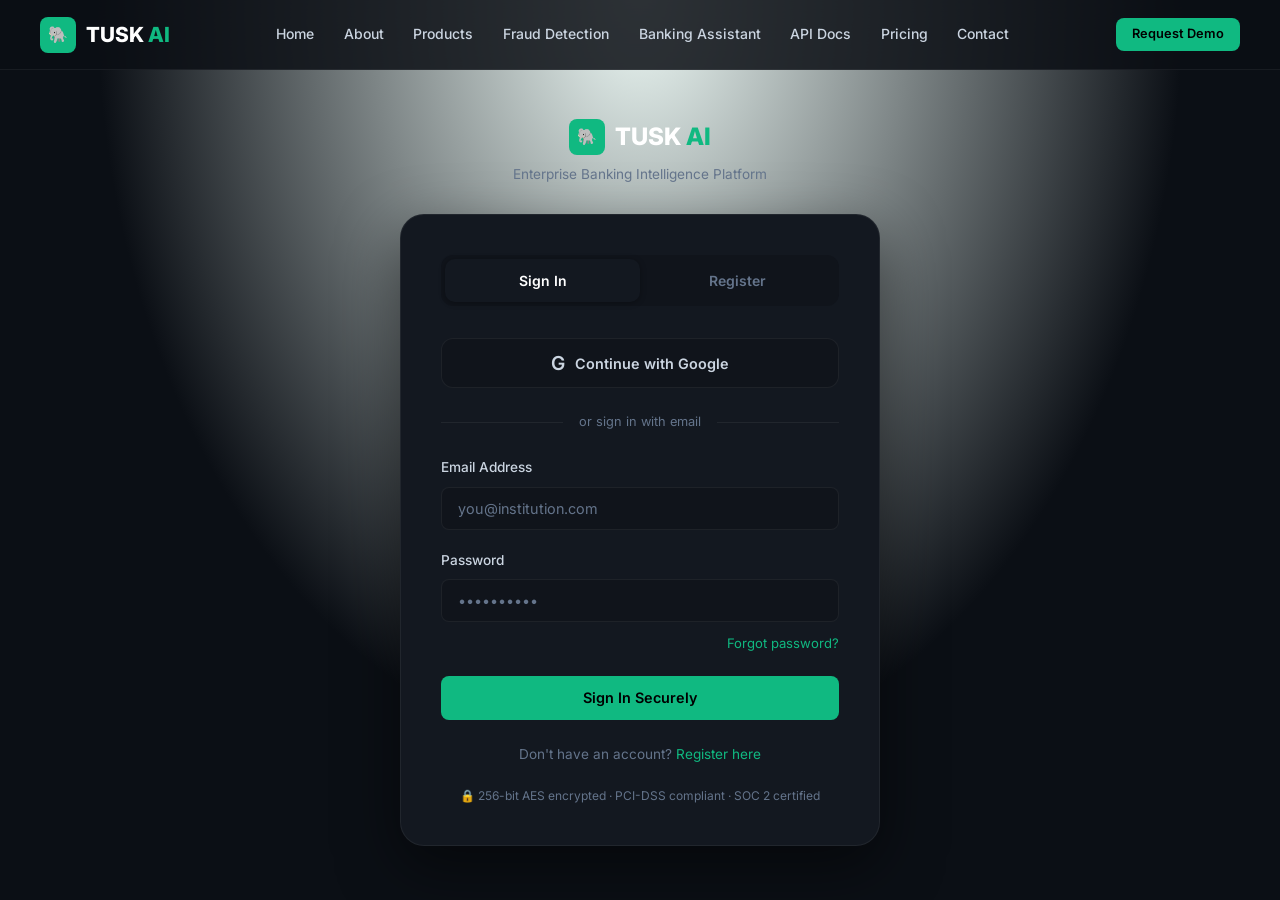
<file: auth.html>
<!DOCTYPE html>
<html lang="en">
<head>
  <meta charset="UTF-8" />
  <meta name="viewport" content="width=device-width, initial-scale=1.0" />
  <title>Sign In — TUSK AI</title>
  <meta name="description" content="Sign in to your TUSK AI account or register for fraud detection and banking assistant services." />
  <link rel="stylesheet" href="css/style.css" />
  <style>
    body { display:flex;flex-direction:column;min-height:100vh;background:radial-gradient(ellipse at 50% 0%,rgba(16,185,129,0.07) 0%,var(--bg-primary) 60%); }
    .auth-page { flex:1;display:flex;align-items:center;justify-content:center;padding:6rem 1.5rem 2rem; }
    .auth-container { width:100%;max-width:480px; }
    .auth-card { background:var(--bg-card);border:1px solid var(--border);border-radius:var(--radius-xl);padding:2.5rem;box-shadow:0 20px 60px rgba(0,0,0,0.5); }
    .auth-logo { text-align:center;margin-bottom:1.75rem; }
    .auth-logo .nav-logo { justify-content:center;font-size:1.5rem; }
    .auth-tabs { display:flex;background:var(--bg-secondary);border-radius:var(--radius-md);padding:4px;margin-bottom:2rem; }
    .auth-tab { flex:1;padding:0.65rem;text-align:center;border-radius:calc(var(--radius-md) - 2px);font-size:0.875rem;font-weight:600;cursor:pointer;transition:var(--transition);color:var(--text-muted); }
    .auth-tab.active { background:var(--bg-card);color:var(--text-primary);box-shadow:0 1px 6px rgba(0,0,0,0.3); }
    .auth-panel { display:none; }
    .auth-panel.active { display:block; }
    .google-btn { width:100%;padding:0.75rem;background:var(--bg-secondary);border:1px solid var(--border);border-radius:var(--radius-md);display:flex;align-items:center;justify-content:center;gap:0.6rem;font-size:0.9rem;font-weight:600;color:var(--text-secondary);cursor:pointer;transition:var(--transition);margin-bottom:1.5rem; }
    .google-btn:hover { border-color:var(--border-accent);color:var(--text-primary);background:var(--bg-card-hover); }
    .divider-text { display:flex;align-items:center;gap:1rem;margin-bottom:1.5rem;color:var(--text-muted);font-size:0.8rem; }
    .divider-text::before,.divider-text::after { content:'';flex:1;height:1px;background:var(--border); }
    .clearance-options { display:grid;grid-template-columns:repeat(3,1fr);gap:0.5rem; }
    .clearance-opt { padding:0.5rem;text-align:center;background:var(--bg-secondary);border:1px solid var(--border);border-radius:var(--radius-sm);font-size:0.78rem;cursor:pointer;transition:var(--transition);color:var(--text-muted); }
    .clearance-opt:hover,.clearance-opt.selected { border-color:var(--border-accent);color:var(--accent);background:var(--accent-glow); }
    .terms-row { display:flex;align-items:flex-start;gap:0.65rem;font-size:0.82rem;color:var(--text-muted);margin-bottom:1.5rem; }
    .terms-row input[type=checkbox] { margin-top:2px;accent-color:var(--accent);cursor:pointer; }
    .terms-row a { color:var(--accent); }
    .auth-footer { text-align:center;margin-top:1.5rem;font-size:0.85rem;color:var(--text-muted); }
    .auth-footer a { color:var(--accent); }
    .security-note { display:flex;align-items:center;justify-content:center;gap:0.5rem;font-size:0.75rem;color:var(--text-muted);margin-top:1.25rem; }
    .form-row-2 { display:grid;grid-template-columns:1fr 1fr;gap:1rem; }
    @media(max-width:500px) { .form-row-2{grid-template-columns:1fr;} .clearance-options{grid-template-columns:1fr 1fr;} }
  </style>
</head>
<body>
<nav class="navbar">
  <div class="nav-inner">
    <a href="index.html" class="nav-logo"><div class="logo-icon">🐘</div><span>TUSK <span class="text-accent">AI</span></span></a>
    <div class="nav-links">
      <a href="index.html">Home</a><a href="about.html">About</a><a href="products.html">Products</a>
      <a href="fraud-detection.html">Fraud Detection</a><a href="banking-assistant.html">Banking Assistant</a>
      <a href="api-docs.html">API Docs</a><a href="pricing.html">Pricing</a><a href="contact.html">Contact</a>
    </div>
    <div class="nav-actions"><a href="contact.html" class="btn btn-primary btn-sm">Request Demo</a></div>
    <button class="nav-hamburger"><span></span><span></span><span></span></button>
  </div>
</nav>

<main class="auth-page">
  <div class="auth-container">
    <div class="auth-logo">
      <div class="nav-logo"><div class="logo-icon">🐘</div><span>TUSK <span class="text-accent">AI</span></span></div>
      <p style="color:var(--text-muted);font-size:0.85rem;margin-top:0.5rem;">Enterprise Banking Intelligence Platform</p>
    </div>
    <div class="auth-card">
      <div class="auth-tabs">
        <div class="auth-tab active" onclick="switchAuth('signin', this)">Sign In</div>
        <div class="auth-tab" onclick="switchAuth('register', this)">Register</div>
      </div>

      <!-- SIGN IN PANEL -->
      <div class="auth-panel active" id="panel-signin">
        <button class="google-btn">
          <span style="font-size:1.2rem;">G</span>
          Continue with Google
        </button>
        <div class="divider-text">or sign in with email</div>
        <form onsubmit="handleAuth(event,'Signed in')">
          <div class="form-group">
            <label class="form-label">Email Address</label>
            <input type="email" class="form-input" placeholder="you@institution.com" required />
          </div>
          <div class="form-group" style="margin-bottom:0.5rem;">
            <label class="form-label">Password</label>
            <input type="password" class="form-input" placeholder="••••••••••" required />
          </div>
          <div style="text-align:right;margin-bottom:1.25rem;"><a href="#" style="font-size:0.82rem;color:var(--accent);">Forgot password?</a></div>
          <button type="submit" class="btn btn-primary" style="width:100%;justify-content:center;padding:0.85rem;">Sign In Securely</button>
        </form>
        <div class="auth-footer">Don't have an account? <a href="#" onclick="switchAuthByName('register')">Register here</a></div>
      </div>

      <!-- REGISTER PANEL -->
      <div class="auth-panel" id="panel-register">
        <button class="google-btn">
          <span style="font-size:1.2rem;">G</span>
          Continue with Google
        </button>
        <div class="divider-text">or create your account</div>
        <form onsubmit="handleAuth(event,'Registration complete')">
          <div class="form-row-2">
            <div class="form-group"><label class="form-label">Full Name *</label><input type="text" class="form-input" placeholder="Jane Doe" required /></div>
            <div class="form-group"><label class="form-label">Position *</label><input type="text" class="form-input" placeholder="Risk Analyst" required /></div>
          </div>
          <div class="form-row-2">
            <div class="form-group"><label class="form-label">Company *</label><input type="text" class="form-input" placeholder="Your Bank" required /></div>
            <div class="form-group"><label class="form-label">Department</label><input type="text" class="form-input" placeholder="Risk & Compliance" /></div>
          </div>
          <div class="form-row-2">
            <div class="form-group"><label class="form-label">Employee ID *</label><input type="text" class="form-input" placeholder="EMP-00123" required /></div>
            <div class="form-group"><label class="form-label">Phone</label><input type="tel" class="form-input" placeholder="+91 98765-43210" /></div>
          </div>
          <div class="form-group">
            <label class="form-label">Security Clearance Level</label>
            <div class="clearance-options">
              <div class="clearance-opt selected" onclick="selectClearance(this)">Standard</div>
              <div class="clearance-opt" onclick="selectClearance(this)">Enhanced</div>
              <div class="clearance-opt" onclick="selectClearance(this)">Executive</div>
            </div>
          </div>
          <div class="form-group" style="margin-top:0.75rem;">
            <label class="form-label">Email Address *</label>
            <input type="email" class="form-input" placeholder="you@institution.com" required />
          </div>
          <div class="form-group">
            <label class="form-label">Password *</label>
            <input type="password" class="form-input" placeholder="Min 8 characters" required />
          </div>
          <div class="terms-row">
            <input type="checkbox" id="terms" required />
            <label for="terms">I agree to the <a href="#">Terms of Service</a>, <a href="#">Privacy Policy</a>, and TUSK AI data processing agreement.</label>
          </div>
          <button type="submit" class="btn btn-primary" style="width:100%;justify-content:center;padding:0.85rem;">Create Account</button>
        </form>
        <div class="auth-footer">Already have an account? <a href="#" onclick="switchAuthByName('signin')">Sign in</a></div>
      </div>

      <div class="security-note">🔒 256-bit AES encrypted · PCI-DSS compliant · SOC 2 certified</div>
    </div>
  </div>
</main>

<script src="js/main.js"></script>
<script>
function switchAuth(panel, btn) {
  document.querySelectorAll('.auth-panel').forEach(p => p.classList.remove('active'));
  document.querySelectorAll('.auth-tab').forEach(t => t.classList.remove('active'));
  document.getElementById('panel-' + panel).classList.add('active');
  btn.classList.add('active');
}
function switchAuthByName(panel) {
  const tabs = document.querySelectorAll('.auth-tab');
  const btn = panel === 'signin' ? tabs[0] : tabs[1];
  switchAuth(panel, btn);
}
function selectClearance(el) {
  el.closest('.clearance-options').querySelectorAll('.clearance-opt').forEach(o => o.classList.remove('selected'));
  el.classList.add('selected');
}
function handleAuth(e, msg) {
  e.preventDefault();
  const btn = e.target.querySelector('button[type=submit]');

  // Determine which panel is active and extract user name
  const isRegister = document.getElementById('panel-register').classList.contains('active');
  let userName = 'Admin';
  if (isRegister) {
    const nameInput = document.querySelector('#panel-register input[type="text"]');
    if (nameInput && nameInput.value.trim()) {
      userName = nameInput.value.trim().split(' ')[0];
    }
  } else {
    const emailInput = document.querySelector('#panel-signin input[type="email"]');
    if (emailInput && emailInput.value.trim()) {
      const prefix = emailInput.value.trim().split('@')[0];
      userName = prefix.charAt(0).toUpperCase() + prefix.slice(1);
    }
  }

  btn.textContent = 'Processing...';
  btn.disabled = true;
  setTimeout(() => {
    btn.textContent = '✅ ' + msg + '!';
    btn.style.background = 'rgba(16,185,129,0.2)';
    btn.style.color = 'var(--accent)';
    localStorage.setItem('tusk_user', userName);
    setTimeout(() => window.location.href = 'index.html', 1500);
  }, 1200);
}
</script>
</body>
</html>
</file>
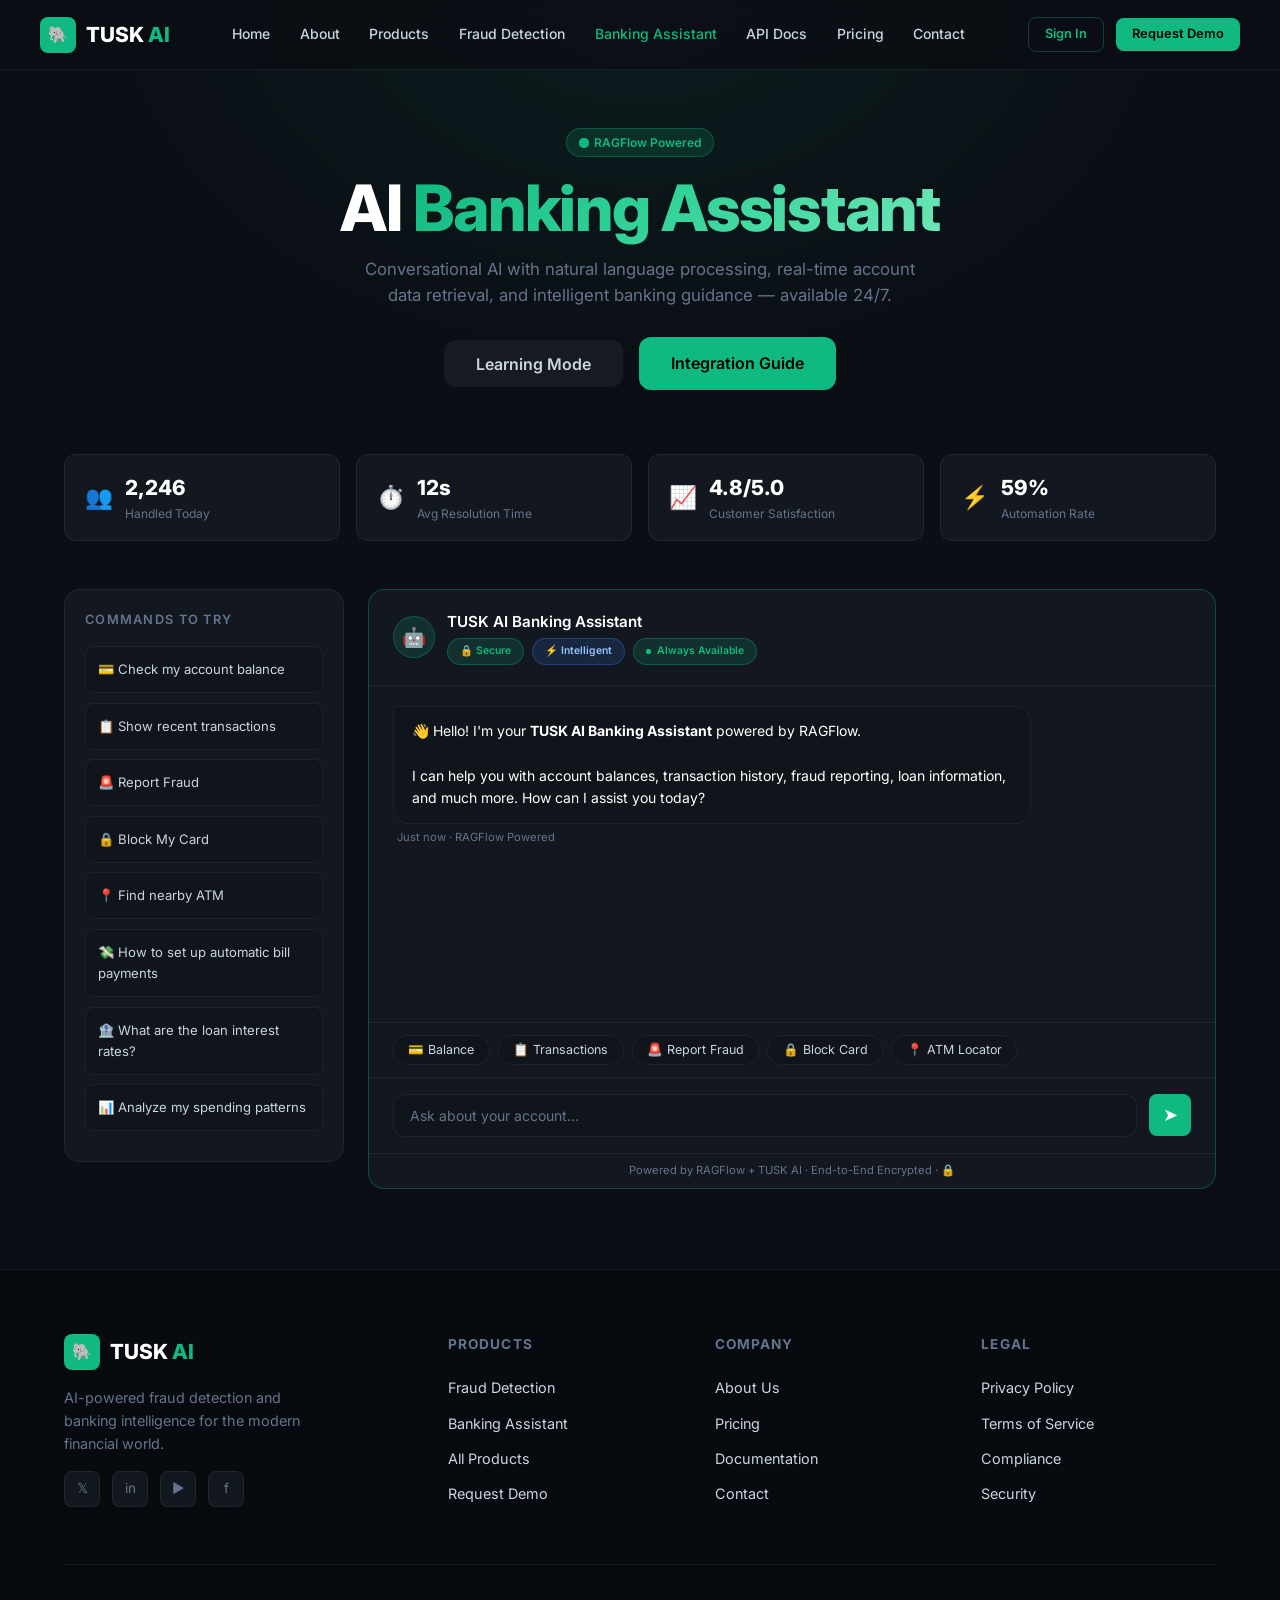
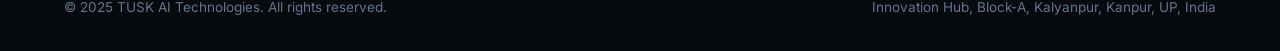
<file: banking-assistant.html>
<!DOCTYPE html>
<html lang="en">
<head>
  <meta charset="UTF-8" />
  <meta name="viewport" content="width=device-width, initial-scale=1.0" />
  <title>Banking Assistant — TUSK AI</title>
  <meta name="description" content="TUSK AI's RAGFlow-powered banking assistant provides real-time account support, fraud reporting, and intelligent financial guidance 24/7." />
  <link rel="stylesheet" href="css/style.css" />
  <style>
    .ba-hero { padding:8rem 0 3rem; text-align:center; background:radial-gradient(ellipse at 50% -5%,rgba(16,185,129,0.09) 0%,transparent 60%); }
    .ba-stats { display:grid; grid-template-columns:repeat(4,1fr); gap:1rem; margin-bottom:3rem; }
    .ba-stat { display:flex;align-items:center;gap:0.75rem; background:var(--bg-card);border:1px solid var(--border);border-radius:var(--radius-md);padding:1rem 1.25rem; }
    .ba-stat-icon { font-size:1.4rem; }
    .ba-stat-num { font-size:1.3rem;font-weight:800;color:var(--text-primary); }
    .ba-stat-label { font-size:0.75rem;color:var(--text-muted); }

    .chat-layout { display:grid;grid-template-columns:280px 1fr;gap:1.5rem;align-items:start; }
    .commands-sidebar { background:var(--bg-card);border:1px solid var(--border);border-radius:var(--radius-lg);padding:1.25rem;position:sticky;top:90px; }
    .commands-sidebar h4 { font-size:0.8rem;text-transform:uppercase;letter-spacing:0.1em;color:var(--text-muted);margin-bottom:1rem; }
    .cmd-item { padding:0.75rem;background:var(--bg-secondary);border:1px solid var(--border);border-radius:var(--radius-sm);margin-bottom:0.6rem;cursor:pointer;transition:var(--transition);font-size:0.82rem;color:var(--text-secondary); }
    .cmd-item:hover { border-color:var(--border-accent);color:var(--text-primary);background:var(--accent-glow); }

    .chatbox { background:var(--bg-card);border:1px solid var(--border-accent);border-radius:var(--radius-lg);display:flex;flex-direction:column;min-height:600px; }
    .chat-header { padding:1.25rem 1.5rem;border-bottom:1px solid var(--border);display:flex;align-items:center;gap:0.75rem; }
    .chat-header-avatar { width:42px;height:42px;background:var(--accent-glow);border:1.5px solid var(--border-accent);border-radius:50%;display:flex;align-items:center;justify-content:center;font-size:1.2rem; }
    .chat-header-info h4 { font-size:0.95rem; }
    .chat-header-badges { display:flex;gap:0.5rem;margin-top:0.25rem; }
    .chat-messages { flex:1;padding:1.25rem 1.5rem;display:flex;flex-direction:column;gap:1rem;overflow-y:auto;max-height:400px; }
    .msg { max-width:80%;animation:fadeInUp 0.3s ease; }
    .msg-bot { align-self:flex-start; }
    .msg-user { align-self:flex-end; }
    .msg-bubble { padding:0.85rem 1.1rem;border-radius:var(--radius-md);font-size:0.875rem;line-height:1.6; }
    .msg-bot .msg-bubble { background:var(--bg-secondary);border:1px solid var(--border);color:var(--text-primary);border-radius:4px 16px 16px 16px; }
    .msg-user .msg-bubble { background:var(--accent);color:#000;font-weight:500;border-radius:16px 16px 4px 16px; }
    .msg-time { font-size:0.7rem;color:var(--text-muted);margin-top:0.3rem; }
    .msg-bot .msg-time { text-align:left;padding-left:0.25rem; }
    .msg-user .msg-time { text-align:right;padding-right:0.25rem; }

    .quick-actions-row { display:flex;gap:0.5rem;flex-wrap:wrap;padding:0.75rem 1.5rem;border-top:1px solid var(--border); }
    .qa-pill { padding:0.4rem 0.9rem;background:var(--bg-secondary);border:1px solid var(--border);border-radius:999px;font-size:0.78rem;color:var(--text-secondary);cursor:pointer;transition:var(--transition);white-space:nowrap; }
    .qa-pill:hover { border-color:var(--border-accent);color:var(--accent); }

    .chat-input-area { padding:1rem 1.5rem;border-top:1px solid var(--border);display:flex;gap:0.75rem;align-items:center; }
    .chat-input { flex:1;padding:0.75rem 1rem;background:var(--bg-secondary);border:1px solid var(--border);border-radius:var(--radius-md);color:var(--text-primary);font-size:0.875rem;transition:var(--transition); }
    .chat-input:focus { border-color:var(--accent);box-shadow:0 0 0 3px var(--accent-glow); }
    .chat-input::placeholder { color:var(--text-muted); }
    .chat-send { width:42px;height:42px;background:var(--accent);border-radius:var(--radius-sm);display:flex;align-items:center;justify-content:center;font-size:1.1rem;cursor:pointer;transition:var(--transition);flex-shrink:0; }
    .chat-send:hover { background:var(--accent-light);transform:scale(1.05); }
    .powered-by { text-align:center;font-size:0.7rem;color:var(--text-muted);padding:0.5rem;border-top:1px solid var(--border); }

    .typing-indicator { display:flex;align-items:center;gap:4px;padding:0.5rem 0; }
    .typing-dot { width:6px;height:6px;background:var(--text-muted);border-radius:50%;animation:typing-bounce 1.4s ease-in-out infinite; }
    .typing-dot:nth-child(2) { animation-delay:0.2s; }
    .typing-dot:nth-child(3) { animation-delay:0.4s; }
    @keyframes typing-bounce { 0%,80%,100%{transform:translateY(0)} 40%{transform:translateY(-6px)} }
    .chat-action-btns { display:flex;gap:0.5rem;flex-wrap:wrap;margin-top:0.85rem; }
    .chat-action-btn { padding:0.45rem 1rem;border-radius:999px;border:1.5px solid;font-size:0.78rem;font-weight:600;cursor:pointer;transition:all 0.2s; }
    .chat-action-btn.danger  { background:rgba(239,68,68,0.12);border-color:#EF4444;color:#EF4444; }
    .chat-action-btn.danger:hover  { background:#EF4444;color:#fff; }
    .chat-action-btn.success { background:rgba(16,185,129,0.12);border-color:var(--accent);color:var(--accent); }
    .chat-action-btn.success:hover { background:var(--accent);color:#000; }
    .chat-action-btn.neutral { background:var(--bg-secondary);border-color:var(--border);color:var(--text-secondary); }
    .chat-action-btn.neutral:hover { border-color:var(--border-accent);color:var(--text-primary); }
    .chat-action-btn:disabled { opacity:0.4;cursor:not-allowed; }

    @media(max-width:768px) { .ba-stats{grid-template-columns:1fr 1fr;} .chat-layout{grid-template-columns:1fr;} .commands-sidebar{position:static;} }
  </style>
</head>
<body>
<nav class="navbar">
  <div class="nav-inner">
    <a href="index.html" class="nav-logo"><div class="logo-icon">🐘</div><span>TUSK <span class="text-accent">AI</span></span></a>
    <div class="nav-links">
      <a href="index.html">Home</a><a href="about.html">About</a><a href="products.html">Products</a>
      <a href="fraud-detection.html">Fraud Detection</a><a href="banking-assistant.html" class="active">Banking Assistant</a>
      <a href="api-docs.html">API Docs</a><a href="pricing.html">Pricing</a><a href="contact.html">Contact</a>
    </div>
    <div class="nav-actions">
      <a href="auth.html" class="btn btn-outline btn-sm">Sign In</a>
      <a href="contact.html" class="btn btn-primary btn-sm">Request Demo</a>
    </div>
    <button class="nav-hamburger"><span></span><span></span><span></span></button>
  </div>
</nav>
<div class="mobile-menu">
  <a href="index.html">Home</a><a href="fraud-detection.html">Fraud Detection</a>
  <a href="banking-assistant.html">Banking Assistant</a><a href="pricing.html">Pricing</a><a href="contact.html">Contact</a>
</div>

<!-- HERO -->
<section class="ba-hero">
  <div class="container">
    <div class="badge badge-green" style="margin-bottom:1rem;"><span class="pulse-dot"></span> RAGFlow Powered</div>
    <h1 class="fade-in">AI <span class="gradient-text">Banking Assistant</span></h1>
    <p style="color:var(--text-muted);max-width:560px;margin:0.75rem auto 1.75rem;font-size:1.05rem;">
      Conversational AI with natural language processing, real-time account data retrieval, and intelligent banking guidance — available 24/7.
    </p>
    <div class="flex flex-center gap-2">
      <button class="btn btn-ghost btn-lg" onclick="document.querySelector('.chat-input').focus()">Learning Mode</button>
      <a href="api-docs.html" class="btn btn-primary btn-lg">Integration Guide</a>
    </div>
  </div>
</section>

<section class="section" style="padding-top:1rem;">
  <div class="container">
    <!-- STATS -->
    <div class="ba-stats reveal">
      <div class="ba-stat"><div class="ba-stat-icon">👥</div><div><div class="ba-stat-num" data-count="3240">0</div><div class="ba-stat-label">Handled Today</div></div></div>
      <div class="ba-stat"><div class="ba-stat-icon">⏱️</div><div><div class="ba-stat-num">12s</div><div class="ba-stat-label">Avg Resolution Time</div></div></div>
      <div class="ba-stat"><div class="ba-stat-icon">📈</div><div><div class="ba-stat-num">4.8/5.0</div><div class="ba-stat-label">Customer Satisfaction</div></div></div>
      <div class="ba-stat"><div class="ba-stat-icon">⚡</div><div><div class="ba-stat-num" data-count="87" data-suffix="%">0%</div><div class="ba-stat-label">Automation Rate</div></div></div>
    </div>

    <!-- CHAT LAYOUT -->
    <div class="chat-layout">
      <div class="commands-sidebar reveal">
        <h4>Commands to Try</h4>
        <div class="cmd-item" onclick="sendMessage(this.textContent.trim())">💳 Check my account balance</div>
        <div class="cmd-item" onclick="sendMessage(this.textContent.trim())">📋 Show recent transactions</div>
        <div class="cmd-item" onclick="startFraudReport()">🚨 Report Fraud</div>
        <div class="cmd-item" onclick="startBlockCard()">🔒 Block My Card</div>
        <div class="cmd-item" onclick="sendMessage(this.textContent.trim())">📍 Find nearby ATM</div>
        <div class="cmd-item" onclick="sendMessage(this.textContent.trim())">💸 How to set up automatic bill payments</div>
        <div class="cmd-item" onclick="sendMessage(this.textContent.trim())">🏦 What are the loan interest rates?</div>
        <div class="cmd-item" onclick="sendMessage(this.textContent.trim())">📊 Analyze my spending patterns</div>
      </div>

      <div class="chatbox reveal">
        <div class="chat-header">
          <div class="chat-header-avatar">🤖</div>
          <div class="chat-header-info">
            <h4>TUSK AI Banking Assistant</h4>
            <div class="chat-header-badges">
              <span class="badge badge-green" style="font-size:0.65rem;">🔒 Secure</span>
              <span class="badge badge-blue" style="font-size:0.65rem;">⚡ Intelligent</span>
              <span class="badge badge-green" style="font-size:0.65rem;"><span class="pulse-dot" style="width:5px;height:5px;"></span> Always Available</span>
            </div>
          </div>
        </div>

        <div class="chat-messages" id="chatMessages">
          <div class="msg msg-bot">
            <div class="msg-bubble">
              👋 Hello! I'm your <strong>TUSK AI Banking Assistant</strong> powered by RAGFlow.<br><br>
              I can help you with account balances, transaction history, fraud reporting, loan information, and much more. How can I assist you today?
            </div>
            <div class="msg-time">Just now · RAGFlow Powered</div>
          </div>
        </div>

        <div class="quick-actions-row">
          <button class="qa-pill" onclick="sendMessage('Check my account balance')">💳 Balance</button>
          <button class="qa-pill" onclick="sendMessage('Show recent transactions')">📋 Transactions</button>
          <button class="qa-pill" onclick="startFraudReport()">🚨 Report Fraud</button>
          <button class="qa-pill" onclick="startBlockCard()">🔒 Block Card</button>
          <button class="qa-pill" onclick="sendMessage('Find nearby ATM')">📍 ATM Locator</button>
        </div>

        <div class="chat-input-area">
          <input type="text" class="chat-input" id="chatInput" placeholder="Ask about your account..." onkeydown="if(event.key==='Enter') sendFromInput()" />
          <div class="chat-send" onclick="sendFromInput()">➤</div>
        </div>
        <div class="powered-by">Powered by RAGFlow + TUSK AI · End-to-End Encrypted · 🔒</div>
      </div>
    </div>
  </div>
</section>

<!-- FOOTER -->
<footer class="footer">
  <div class="container">
    <div class="footer-grid">
      <div class="footer-brand">
        <div class="nav-logo" style="margin-bottom:0.75rem;"><div class="logo-icon">🐘</div><span>TUSK <span class="text-accent">AI</span></span></div>
        <p>AI-powered fraud detection and banking intelligence for the modern financial world.</p>
        <div class="footer-social"><a href="#">𝕏</a><a href="#">in</a><a href="#">▶</a><a href="#">f</a></div>
      </div>
      <div class="footer-col"><h5>Products</h5><ul>
        <li><a href="fraud-detection.html">Fraud Detection</a></li><li><a href="banking-assistant.html">Banking Assistant</a></li>
        <li><a href="products.html">All Products</a></li><li><a href="contact.html">Request Demo</a></li>
      </ul></div>
      <div class="footer-col"><h5>Company</h5><ul>
        <li><a href="about.html">About Us</a></li><li><a href="pricing.html">Pricing</a></li>
        <li><a href="api-docs.html">Documentation</a></li><li><a href="contact.html">Contact</a></li>
      </ul></div>
      <div class="footer-col"><h5>Legal</h5><ul>
        <li><a href="#">Privacy Policy</a></li><li><a href="#">Terms of Service</a></li>
        <li><a href="#">Compliance</a></li><li><a href="#">Security</a></li>
      </ul></div>
    </div>
    <div class="footer-bottom">
      <p>© 2025 TUSK AI Technologies. All rights reserved.</p>
      <p>Innovation Hub, Block-A, Kalyanpur, Kanpur, UP, India</p>
    </div>
  </div>
</footer>

<script src="js/main.js"></script>
<script>

// ── TUSK AI Banking Chatbot Response Engine ───────────────────────────────────
// Each entry maps a topic to a detailed, realistic banking response.
// Uses keyword matching — most specific matches are checked first.

const RESPONSES = {

  balance: `Your current account balances are:<br><br>
  💳 <strong>Savings Account</strong> — ₹1,02,450.00<br>
  🏦 <strong>Current Account</strong> — ₹28,650.75<br>
  💰 <strong>FD (Fixed Deposit)</strong> — ₹5,00,000.00 (matures June 30, 2025)<br><br>
  Last transaction: <strong>₹2,499 credit</strong> on April 13th (Salary). Would you like a full mini-statement?`,

  transaction: `Here are your last 5 transactions:<br><br>
  📦 <strong>Amazon.in</strong> — ₹2,499.00 <span style="color:#EF4444;">Debit</span> (Apr 13)<br>
  ☕ <strong>Starbucks</strong> — ₹480.00 <span style="color:#EF4444;">Debit</span> (Apr 12)<br>
  🎬 <strong>Netflix</strong> — ₹649.00 <span style="color:#EF4444;">Debit</span> (Apr 11)<br>
  💼 <strong>Salary Credit</strong> — ₹55,000.00 <span style="color:#10B981;">Credit</span> (Apr 10)<br>
  💡 <strong>Electricity Bill</strong> — ₹1,240.00 <span style="color:#EF4444;">Debit</span> (Apr 9)<br><br>
  Need the full statement or details on any transaction?`,

  fraud: null, // handled by startFraudReport()

  atm: `📍 <strong>Nearest ATMs to Kalyanpur, Kanpur:</strong><br><br>
  🏧 <strong>TUSK Bank ATM</strong> — Civil Lines (0.3 km) ✅ Operational<br>
  🏧 <strong>SBI ATM</strong> — Kidwai Nagar (0.8 km) ✅ Operational<br>
  🏧 <strong>HDFC ATM</strong> — Harsh Nagar (1.2 km) ⚠️ Low Cash<br>
  🏧 <strong>Axis Bank ATM</strong> — Govind Nagar (1.6 km) ✅ Operational<br><br>
  All ATMs are available 24/7. Withdrawal limit: <strong>₹25,000/day</strong>. Need directions?`,

  payment: `💸 <strong>Setting up Automatic Bill Payments:</strong><br><br>
  1. Login → <strong>Payments</strong> → <strong>Auto-Pay</strong><br>
  2. Click <strong>"Add New Auto-Pay"</strong><br>
  3. Select payee (electricity, phone, OTT, insurance, etc.)<br>
  4. Enter amount & choose due date (1–28 of each month)<br>
  5. Select debit account (Savings / Current)<br>
  6. Confirm with <strong>OTP sent to your registered mobile</strong><br><br>
  ✅ Payments process automatically at midnight on your chosen date. Want me to set one up now?`,

  loan: `🏦 <strong>TUSK Bank — Current Loan Interest Rates:</strong><br><br>
  🏠 <strong>Home Loan</strong> — Starting at <strong>8.40% p.a.</strong> (floating)<br>
  🚗 <strong>Car Loan</strong> — Starting at <strong>9.25% p.a.</strong><br>
  👤 <strong>Personal Loan</strong> — <strong>10.50% – 14.00% p.a.</strong><br>
  🎓 <strong>Education Loan</strong> — Starting at <strong>8.15% p.a.</strong><br>
  💼 <strong>Business Loan</strong> — <strong>11.00% – 16.00% p.a.</strong><br>
  🌾 <strong>Agriculture Loan</strong> — Starting at <strong>7.00% p.a.</strong><br><br>
  Rates valid as of April 2025 and are subject to RBI policy revisions. Would you like to apply or check eligibility?`,

  password: `🔐 <strong>How to Update Your Password:</strong><br><br>
  <strong>Online / Web App:</strong><br>
  1. Login → click your <strong>Profile icon</strong> (top right)<br>
  2. Go to <strong>Settings</strong> → <strong>Security & Privacy</strong><br>
  3. Click <strong>"Change Password"</strong><br>
  4. Enter your current password, then your new password (min 8 chars, 1 uppercase, 1 number, 1 special character)<br>
  5. Confirm with <strong>OTP sent to your registered mobile/email</strong><br><br>
  <strong>Mobile App:</strong> Profile → Security → Change Password<br><br>
  ⚠️ If you've forgotten your password, click <strong>"Forgot Password"</strong> on the login screen and reset via OTP. Never share your password with anyone, including bank staff.`,

  spending: `📊 <strong>Your Spending Analysis — April 2025:</strong><br><br>
  🛍️ <strong>Shopping</strong> — ₹8,240 (31%) <span style="color:#EF4444;">▲ +12% vs last month</span><br>
  🍕 <strong>Food & Dining</strong> — ₹3,890 (15%)<br>
  🏠 <strong>Bills & Utilities</strong> — ₹5,120 (19%)<br>
  🎬 <strong>Entertainment</strong> — ₹1,548 (6%)<br>
  🚗 <strong>Transport</strong> — ₹2,100 (8%)<br>
  💊 <strong>Healthcare</strong> — ₹800 (3%)<br>
  💰 <strong>Savings</strong> — ₹5,000 (19%)<br><br>
  💡 <strong>AI Insight:</strong> Your shopping spend is 12% above your 3-month average. Consider setting a monthly budget cap. Want me to set up a spending alert?`,

  block: null, // handled by startBlockCard()

  transfer: `💸 <strong>How to Transfer Money:</strong><br><br>
  <strong>UPI (Instant, 24/7):</strong><br>
  Payments → UPI → Enter UPI ID or scan QR → Enter amount → Confirm with PIN<br><br>
  <strong>NEFT/RTGS (Bank Transfer):</strong><br>
  Payments → Fund Transfer → Add Beneficiary → Enter IFSC + Account No. → Transfer<br><br>
  <strong>Limits:</strong><br>
  • UPI: ₹1,00,000 per transaction<br>
  • NEFT: ₹10,00,000 per day (processed in batches)<br>
  • RTGS: ₹2,00,000+ (real-time, 8 AM – 4:30 PM)<br><br>
  Need help adding a new beneficiary?`,

  statement: `📄 <strong>How to Download Your Account Statement:</strong><br><br>
  1. Login → <strong>Accounts</strong> → Select account<br>
  2. Click <strong>"Statements"</strong> → Choose date range<br>
  3. Format: <strong>PDF</strong> or <strong>Excel</strong><br>
  4. Statement is sent to your registered email within 2 minutes<br><br>
  For <strong>Form 26AS</strong> (tax statement) or <strong>interest certificates</strong>, go to: Accounts → Tax Documents.<br><br>
  Need a statement for a specific period?`,

  insurance: `🛡️ <strong>TUSK Bank Insurance Products:</strong><br><br>
  📋 <strong>Life Insurance</strong> — Term plans from ₹499/month (₹1 Cr cover)<br>
  🏥 <strong>Health Insurance</strong> — Family floater from ₹799/month<br>
  🚗 <strong>Vehicle Insurance</strong> — Comprehensive from ₹4,500/year<br>
  🏠 <strong>Home Insurance</strong> — From ₹2,000/year<br><br>
  All plans are available under your TUSK Bank account. Premium auto-debit available. Shall I connect you to an insurance advisor?`,

  credit: `💳 <strong>Credit Card Services:</strong><br><br>
  Your current credit card status:<br>
  • <strong>TUSK Platinum Visa</strong> — Limit: ₹2,00,000 | Used: ₹45,320 | Available: ₹1,54,680<br>
  • Due date: <strong>May 5, 2025</strong> | Minimum due: ₹2,267<br><br>
  🎁 <strong>Reward Points:</strong> 4,850 points (worth ₹485)<br><br>
  To increase your credit limit, go to Cards → Request Limit Increase. Need help with EMI conversion or bill payment?`,

  upi: `📱 <strong>UPI Services:</strong><br><br>
  Your registered UPI ID: <strong>yourname@tusk</strong><br><br>
  <strong>Common UPI Actions:</strong><br>
  • Send money: Payments → UPI → Send<br>
  • Request money: Payments → UPI → Request<br>
  • Scan & Pay: Tap scanner on home screen<br>
  • UPI Limit: ₹1,00,000/transaction, ₹2,00,000/day<br><br>
  ⚠️ Never share your UPI PIN with anyone — TUSK Bank will never ask for it. Any issues?`,

  kyc: `📝 <strong>KYC (Know Your Customer) Update:</strong><br><br>
  <strong>Required Documents:</strong><br>
  • Identity Proof: Aadhaar / PAN / Passport / Voter ID<br>
  • Address Proof: Aadhaar / Utility Bill / Rent Agreement<br><br>
  <strong>How to update KYC:</strong><br>
  1. Login → Profile → KYC Status<br>
  2. Upload documents (PDF/JPG, max 2 MB each)<br>
  3. Verify using Aadhaar-based eKYC (instant)<br><br>
  ✅ eKYC via Aadhaar OTP takes less than 2 minutes. Need assistance?`,

  nominee: `👨‍👩‍👧 <strong>Adding / Updating Nominee:</strong><br><br>
  1. Login → <strong>Accounts</strong> → Select account → <strong>Nominee Details</strong><br>
  2. Click <strong>"Add / Update Nominee"</strong><br>
  3. Enter nominee's name, date of birth, relationship, and share (%)<br>
  4. Upload nominee's ID proof<br>
  5. Confirm with OTP<br><br>
  ✅ You can add up to <strong>3 nominees</strong> per account. This is important for safety — please ensure your nominee details are up to date.`,

  interest: `📈 <strong>Savings & Deposit Interest Rates:</strong><br><br>
  💰 <strong>Savings Account</strong> — <strong>3.50% p.a.</strong> (quarterly compounding)<br>
  📅 <strong>Fixed Deposit Rates (2025):</strong><br>
  • 7–45 days: <strong>3.50%</strong><br>
  • 46–179 days: <strong>5.25%</strong><br>
  • 180–364 days: <strong>6.00%</strong><br>
  • 1–2 years: <strong>6.80%</strong><br>
  • 2–5 years: <strong>7.10%</strong><br>
  • 5–10 years: <strong>7.25%</strong><br>
  💡 Senior citizens get an additional <strong>0.50%</strong> on all FDs. Want to open an FD?`,
};

// ── Natural Language Intent Engine (local, no API) ───────────────────────────
// Intent patterns: each has a list of trigger phrases / regex and a response.
const INTENTS = [
  {
    name: 'greeting',
    patterns: [/^(hi|hey|hello|heyy|hiii|helo|heya|good\s*(morning|afternoon|evening|night)|namaste|namaskar|sup|what'?s up|howdy)(\s|!|\.|,|$)/i,
               /^(greetings|salutations|yo\b)/i],
    responses: [
      `👋 Hello! Welcome to <strong>TUSK AI Banking Assistant</strong>!<br><br>I'm here to help you 24/7 with your banking needs — account balances, transactions, fraud reporting, loans, UPI, and much more.<br><br>How can I assist you today? 😊`,
      `Hi there! 👋 Great to see you! I'm your <strong>TUSK AI Banking Assistant</strong>.<br><br>Ask me anything about your account, payments, loans, or security — I'm always ready to help!`,
      `Hello! 🐘 Welcome to TUSK AI. I'm your intelligent banking companion.<br><br>What can I help you with today? You can ask about balances, transactions, fraud, loans, ATMs, and more!`
    ]
  },
  {
    name: 'introduce',
    patterns: [/introduce (your ?self|you)/i, /who are you/i, /what are you/i,
               /tell me about your ?self/i, /about you/i, /your name/i,
               /what('?s| is) your name/i, /what do you do/i, /what can you do/i,
               /what (are|r) (your )?capabilities/i, /how can you help/i,
               /what (are|r) you capable of/i],
    responses: [
      `🤖 I'm <strong>TUSK AI Banking Assistant</strong> — your 24/7 intelligent financial companion!<br><br>
      Here's what I can do for you:<br>
      💳 <strong>Account Services</strong> — Check balances, transactions, download statements<br>
      🚨 <strong>Security</strong> — Report fraud, block/freeze cards, change password<br>
      🏦 <strong>Loans & Rates</strong> — Home, car, personal, education loans & FD rates<br>
      💸 <strong>Payments</strong> — UPI, NEFT, RTGS, auto-pay setup<br>
      📊 <strong>Insights</strong> — Spending analysis & budget recommendations<br>
      📍 <strong>Locator</strong> — Find nearest ATMs<br>
      🛡️ <strong>Insurance & KYC</strong> — Policy info & document updates<br><br>
      Built with RAGFlow + TUSK AI technology. How can I help you today?`
    ]
  },
  {
    name: 'thanks',
    patterns: [/^(thank(s| you)|thx|ty|thnx|dhanyawad|shukriya)(\s|!|\.|$)/i,
               /that('?s| was) (great|helpful|amazing|awesome|perfect|good)/i,
               /great help/i, /you('?re| are) (great|awesome|helpful)/i],
    responses: [
      `😊 You're welcome! It's my pleasure to assist you. Is there anything else I can help you with?`,
      `Happy to help! 🙌 Feel free to ask if you have any more questions about your account or banking services.`,
      `Glad I could assist! 🐘 Don't hesitate to reach out anytime — I'm available 24/7!`
    ]
  },
  {
    name: 'goodbye',
    patterns: [/^(bye|goodbye|good ?bye|see ya|see you|take care|later|cya|alvida|tata)(\s|!|\.|$)/i,
               /have a (good|great|nice|wonderful) (day|night|evening|time)/i,
               /that('?s| is) all/i, /nothing else/i, /no more questions/i],
    responses: [
      `👋 Goodbye! Have a great day! Remember, I'm available 24/7 whenever you need banking assistance. Stay safe! 🐘`,
      `Take care! 😊 Come back anytime you need help with your banking. TUSK AI is always here for you!`,
      `Bye! Have a wonderful day! 🌟 Your finances are in good hands with TUSK AI.`
    ]
  },
  {
    name: 'help',
    patterns: [/^(help|help me|i need help|assist me|support)(\s|!|\?|$)/i,
               /what can i (ask|do|say)/i, /how (do|does) (this|it) work/i,
               /not sure what to ask/i, /confused/i, /options/i, /menu/i],
    responses: [
      `💡 <strong>Here's how I can help you:</strong><br><br>
      💳 <strong>"Check my account balance"</strong> — View all account balances<br>
      📋 <strong>"Show recent transactions"</strong> — Last 5 transactions<br>
      🚨 <strong>"How do I report fraud?"</strong> — Fraud reporting steps<br>
      📍 <strong>"Find nearby ATM"</strong> — Nearest ATMs to you<br>
      🏦 <strong>"What are the loan interest rates?"</strong> — All loan rates<br>
      🔐 <strong>"How to update my password?"</strong> — Security guide<br>
      📊 <strong>"Analyze my spending"</strong> — Monthly spending insights<br><br>
      Just type naturally — I understand conversational language! 😊`
    ]
  },
  {
    name: 'howAreYou',
    patterns: [/how are you/i, /how('?s| is) it going/i, /how('?s| are) you doing/i,
               /are you (ok|okay|fine|good|well)/i, /kya haal hai/i, /kaise ho/i],
    responses: [
      `I'm doing great, thank you for asking! 😊 Ready and available 24/7 to assist you with all your banking needs. How about you — how can I help you today?`,
      `All systems running smoothly! 🚀 As your TUSK AI Banking Assistant, I'm always at 100%. What banking query can I help you with?`
    ]
  }
];

// ── Intent Matcher ─────────────────────────────────────────────────────────────
function matchIntent(msg) {
  for (const intent of INTENTS) {
    for (const pattern of intent.patterns) {
      if (pattern.test(msg.trim())) {
        const r = intent.responses;
        return r[Math.floor(Math.random() * r.length)];
      }
    }
  }
  return null;
}

// ── Keyword Matching Map ───────────────────────────────────────────────────────
// ── Interactive: Report Fraud Flow ─────────────────────────────────────────────
function startFraudReport() {
  addMessage('🚨 Report Fraud', 'user');
  showTyping();
  setTimeout(() => {
    removeTyping();
    addActionMessage(
      `🚨 <strong>Fraud Reporting &mdash; Quick Action</strong><br><br>
      We're taking this seriously. Our AI security team will be notified immediately.<br><br>
      <strong>Account:</strong> XXXX-XXXX-4521 &nbsp;|&nbsp; <strong>Last login:</strong> Kanpur, UP<br>
      <strong>Date:</strong> ${new Date().toLocaleDateString('en-IN',{day:'2-digit',month:'short',year:'numeric'})}<br><br>
      ⚠️ Do you want to <strong>freeze all outgoing transactions</strong> while we investigate?`,
      [
        { label: '🔒 Yes, Freeze Account', cls: 'danger',  action: 'confirmFraudFreeze' },
        { label: '📞 Call Fraud Hotline',  cls: 'neutral', action: 'callFraudHotline'  },
        { label: '❌ Cancel',              cls: 'neutral', action: 'cancelAction'      }
      ]
    );
  }, 900);
}

window.confirmFraudFreeze = function() {
  disableLastActionButtons();
  addMessage('Yes, freeze my account', 'user');
  showTyping();
  setTimeout(() => {
    removeTyping();
    addMessage(
      `🔒 <strong>Account Freeze Activated.</strong><br><br>
      ✅ All outgoing transactions <strong>blocked immediately</strong>.<br>
      ✅ Fraud case <strong>#FR-${Math.floor(Math.random()*900000+100000)}</strong> created.<br>
      ✅ AI security team notified &mdash; response within <strong>2 minutes</strong>.<br>
      ✅ SMS alert sent to your registered mobile.<br><br>
      📧 <strong>fraud@tusk-ai.com</strong> &nbsp;|  📞 <strong>+91 98765-43210</strong> (24/7)<br><br>
      To unfreeze: Account → Security → Unfreeze Account (requires OTP).`, 'bot'
    );
  }, 1200);
};

window.callFraudHotline = function() {
  disableLastActionButtons();
  addMessage('I want to call the fraud hotline', 'user');
  showTyping();
  setTimeout(() => {
    removeTyping();
    addMessage(
      `📞 <strong>TUSK AI Fraud Hotline</strong><br><br>
      🟢 <strong>+91 98765-43210</strong> &mdash; Available 24/7<br><br>
      Mention your case reference: <strong>#FR-${Math.floor(Math.random()*900000+100000)}</strong><br>
      📧 Email: <strong>fraud@tusk-ai.com</strong><br>
      📱 In-app: Account → Security → Report Fraud<br><br>
      Our team responds in <strong>under 2 minutes</strong>. Stay safe! 🛡️`, 'bot'
    );
  }, 800);
};

// ── Interactive: Block Card Flow ────────────────────────────────────────────────
function startBlockCard() {
  addMessage('🔒 Block my card', 'user');
  showTyping();
  setTimeout(() => {
    removeTyping();
    addActionMessage(
      `🔒 <strong>Card Block Request</strong><br><br>
      Cards linked to your account:<br><br>
      💳 <strong>TUSK Visa Debit</strong> &mdash; **** **** **** 4521 &nbsp;<span style="color:#10B981;font-size:0.8rem">● Active</span><br>
      💳 <strong>TUSK RuPay</strong> &mdash; **** **** **** 8832 &nbsp;<span style="color:#10B981;font-size:0.8rem">● Active</span><br><br>
      ⚠️ This will <strong>immediately block</strong> the selected card(s). Which would you like to block?`,
      [
        { label: '🔴 Block All Cards',        cls: 'danger',  action: 'confirmBlockAll'   },
        { label: '💳 Visa *4521 Only',         cls: 'neutral', action: 'confirmBlockVisa'  },
        { label: '💳 RuPay *8832 Only',        cls: 'neutral', action: 'confirmBlockRupay' },
        { label: '❌ Cancel',                   cls: 'success', action: 'cancelAction'       }
      ]
    );
  }, 900);
}

window.confirmBlockAll = function() {
  disableLastActionButtons();
  addMessage('Block all my cards immediately', 'user');
  showTyping();
  setTimeout(() => {
    removeTyping();
    addMessage(
      `🔴 <strong>All Cards Blocked Successfully.</strong><br><br>
      ✅ TUSK Visa Debit *4521 &mdash; Blocked<br>
      ✅ TUSK RuPay *8832 &mdash; Blocked<br><br>
      🔔 SMS confirmation sent to your registered mobile.<br>
      🕐 Effective: <strong>${new Date().toLocaleTimeString('en-IN',{hour:'2-digit',minute:'2-digit'})}</strong><br><br>
      To reactivate: <strong>Account → Cards → Activate</strong> or call <strong>+91 98765-43210</strong>.`, 'bot'
    );
  }, 1200);
};

window.confirmBlockVisa = function() {
  disableLastActionButtons();
  addMessage('Block Visa *4521 only', 'user');
  showTyping();
  setTimeout(() => {
    removeTyping();
    addMessage(
      `🔴 <strong>TUSK Visa Debit *4521 &mdash; Blocked.</strong><br><br>
      ✅ Card ending 4521 is now <strong>blocked immediately</strong>.<br>
      🟢 TUSK RuPay *8832 remains <strong>active</strong>.<br><br>
      To reactivate: <strong>Account → Cards → Activate</strong> or call <strong>+91 98765-43210</strong>.`, 'bot'
    );
  }, 1000);
};

window.confirmBlockRupay = function() {
  disableLastActionButtons();
  addMessage('Block RuPay *8832 only', 'user');
  showTyping();
  setTimeout(() => {
    removeTyping();
    addMessage(
      `🔴 <strong>TUSK RuPay *8832 &mdash; Blocked.</strong><br><br>
      ✅ Card ending 8832 is now <strong>blocked immediately</strong>.<br>
      🟢 TUSK Visa Debit *4521 remains <strong>active</strong>.<br><br>
      To reactivate: <strong>Account → Cards → Activate</strong> or call <strong>+91 98765-43210</strong>.`, 'bot'
    );
  }, 1000);
};

window.cancelAction = function() {
  disableLastActionButtons();
  addMessage('Cancel', 'user');
  showTyping();
  setTimeout(() => {
    removeTyping();
    addMessage(`✅ Action cancelled. Your account and cards are unchanged. Is there anything else I can help you with? 😊`, 'bot');
  }, 600);
};

// ── Utility: Render bot message with clickable action buttons ─────────────────
function addActionMessage(html, buttons) {
  const container = document.getElementById('chatMessages');
  const div = document.createElement('div');
  div.className = 'msg msg-bot';
  div.dataset.hasActions = 'true';
  const now = new Date().toLocaleTimeString([], {hour:'2-digit', minute:'2-digit'});
  const btnHtml = buttons.map(b =>
    `<button class="chat-action-btn ${b.cls}" onclick="window['${b.action}'] && window['${b.action}']()">${b.label}</button>`
  ).join('');
  div.innerHTML = `<div class="msg-bubble">${html}<div class="chat-action-btns">${btnHtml}</div></div><div class="msg-time">${now} · TUSK AI</div>`;
  container.appendChild(div);
  container.scrollTop = container.scrollHeight;
}

function disableLastActionButtons() {
  const actionMsgs = document.querySelectorAll('[data-has-actions="true"]');
  if (!actionMsgs.length) return;
  actionMsgs[actionMsgs.length - 1].querySelectorAll('.chat-action-btn').forEach(btn => {
    btn.disabled = true;
  });
}

const KEYWORD_MAP = [
  { keys: ['balance', 'how much', 'account amount', 'funds'],           topic: 'balance'      },
  { keys: ['transaction', 'recent', 'history', 'statement', 'last 5'], topic: 'transaction'  },
  { keys: ['fraud', 'report fraud', 'suspicious', 'scam', 'stolen', 'unauthorized'], action: 'startFraudReport' },
  { keys: ['atm', 'cash machine', 'withdraw', 'nearest atm'],           topic: 'atm'          },
  { keys: ['bill pay', 'automatic', 'auto-pay', 'autopay', 'schedule payment'], topic: 'payment' },
  { keys: ['loan', 'interest rate', 'home loan', 'car loan', 'personal loan', 'education loan', 'emi rate', 'borrow'], topic: 'loan' },
  { keys: ['password', 'change password', 'update password', 'reset password', 'forgot password', 'login issue'], topic: 'password' },
  { keys: ['spend', 'spending', 'expense', 'analyse', 'analyze', 'pattern', 'budget'], topic: 'spending' },
  { keys: ['block card', 'freeze', 'lock card', 'block my card'],        action: 'startBlockCard' },
  { keys: ['transfer', 'send money', 'neft', 'rtgs', 'imps', 'fund transfer'], topic: 'transfer' },
  { keys: ['bank statement', 'download statement', 'e-statement'],        topic: 'statement'    },
  { keys: ['insurance', 'policy', 'cover', 'health plan', 'life cover'], topic: 'insurance'   },
  { keys: ['credit card', 'credit limit', 'card bill', 'reward points', 'cashback'], topic: 'credit' },
  { keys: ['upi', 'gpay', 'phonepe', 'paytm', 'scan pay', 'qr'],        topic: 'upi'          },
  { keys: ['kyc', 'know your customer', 'document upload', 'verification'], topic: 'kyc'       },
  { keys: ['nominee', 'beneficiary', 'add nominee'],                      topic: 'nominee'      },
  { keys: ['savings rate', 'fd rate', 'fixed deposit', 'deposit rate', 'interest on savings'], topic: 'interest' },
];

// ── Fallback suggestions ───────────────────────────────────────────────────────
const FALLBACK = `🤔 I didn't quite catch that. Here's what I can help you with:<br><br>
💳 <strong>Account</strong> — balance, statement, transactions<br>
🚨 <strong>Security</strong> — report fraud, block card, password change<br>
🏦 <strong>Loans & Rates</strong> — loan interest rates, FD rates<br>
💸 <strong>Payments</strong> — UPI, NEFT, auto-pay, fund transfer<br>
📊 <strong>Insights</strong> — spending analysis, budget tips<br>
📍 <strong>Nearby</strong> — ATM locator<br><br>
Try typing one of the above or pick a command from the left sidebar. 😊`;

function getResponse(msg) {
  // 1. Try natural language intent matching first
  const intentReply = matchIntent(msg);
  if (intentReply) return intentReply;

  // 2. Fall back to banking keyword matching
  const lower = msg.toLowerCase();
  for (const entry of KEYWORD_MAP) {
    if (entry.keys.some(k => lower.includes(k))) {
      if (entry.action) {
        // Trigger the interactive flow function and signal no text reply needed
        setTimeout(() => window[entry.action] && window[entry.action](), 0);
        return '__action__';
      }
      return RESPONSES[entry.topic];
    }
  }
  return FALLBACK;
}

// ── Message rendering ─────────────────────────────────────────────────────────
function addMessage(text, type) {
  const container = document.getElementById('chatMessages');
  const div = document.createElement('div');
  div.className = `msg msg-${type}`;
  const now = new Date().toLocaleTimeString([], {hour:'2-digit', minute:'2-digit'});
  div.innerHTML = `<div class="msg-bubble">${text.replace(/\n/g,'<br>').replace(/\*\*(.*?)\*\*/g,'<strong>$1</strong>')}</div><div class="msg-time">${now}</div>`;
  container.appendChild(div);
  container.scrollTop = container.scrollHeight;
}

function showTyping() {
  const container = document.getElementById('chatMessages');
  const div = document.createElement('div');
  div.className = 'msg msg-bot';
  div.id = 'typing-indicator';
  div.innerHTML = '<div class="msg-bubble"><div class="typing-indicator"><div class="typing-dot"></div><div class="typing-dot"></div><div class="typing-dot"></div></div></div>';
  container.appendChild(div);
  container.scrollTop = container.scrollHeight;
}

function removeTyping() {
  const el = document.getElementById('typing-indicator');
  if (el) el.remove();
}

function sendMessage(text) {
  const response = getResponse(text);
  // '__action__' means an interactive function will handle the full flow itself
  if (response === '__action__') {
    document.getElementById('chatInput').value = '';
    return;
  }
  addMessage(text, 'user');
  showTyping();
  const delay = 800 + Math.random() * 500;
  setTimeout(() => {
    removeTyping();
    addMessage(response, 'bot');
  }, delay);
  document.getElementById('chatInput').value = '';
}

function sendFromInput() {
  const input = document.getElementById('chatInput');
  const text = input.value.trim();
  if (!text) return;
  sendMessage(text);
}
</script>
</body>
</html>
</file>
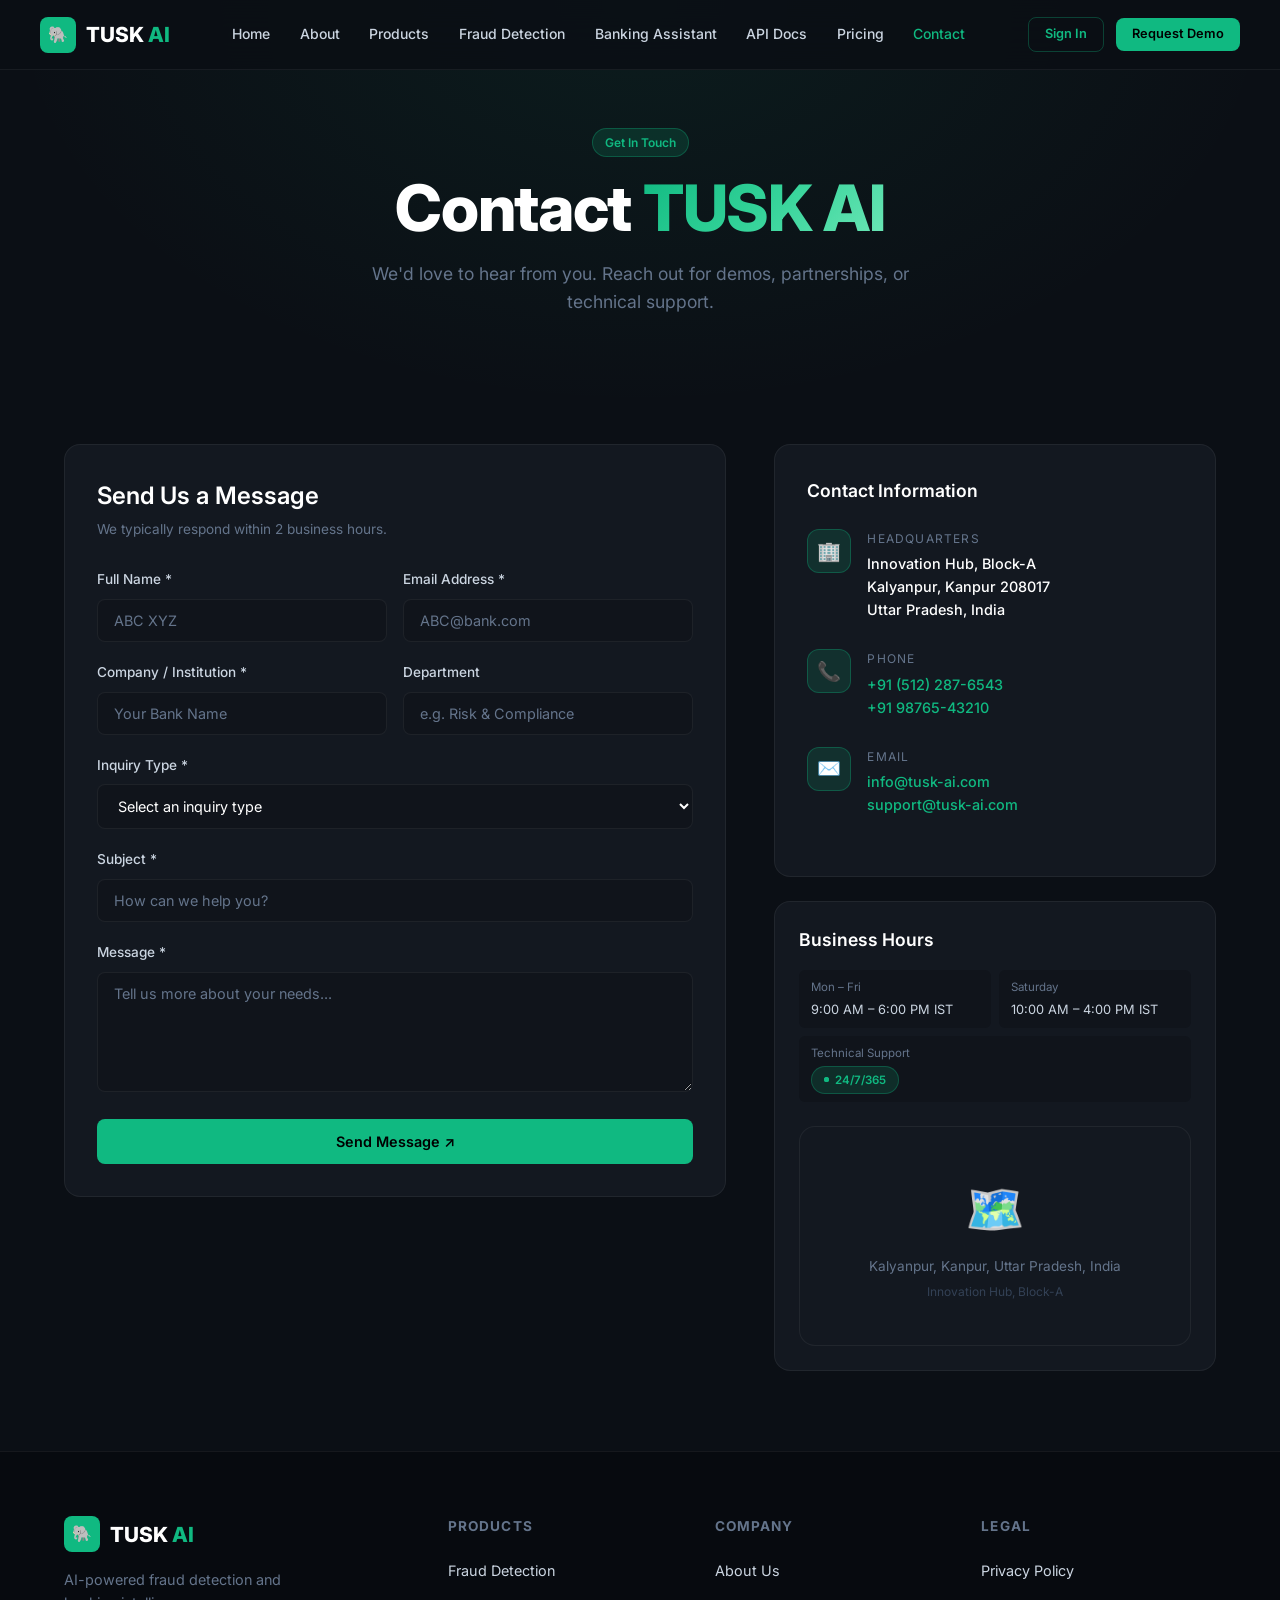
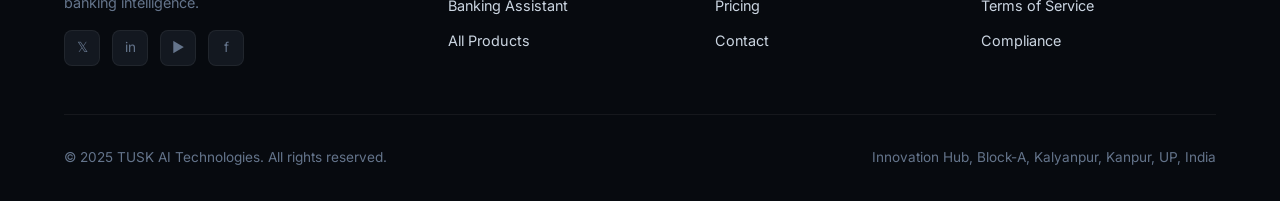
<file: contact.html>
<!DOCTYPE html>
<html lang="en">

<head>
  <meta charset="UTF-8" />
  <meta name="viewport" content="width=device-width, initial-scale=1.0" />
  <title>Contact Us — TUSK AI</title>
  <meta name="description"
    content="Get in touch with TUSK AI. Headquarters: Innovation Hub, Block-A, Kalyanpur, Kanpur, UP, India. Support available 24/7." />
  <link rel="stylesheet" href="css/style.css" />
  <style>
    .contact-grid {
      display: grid;
      grid-template-columns: 1.5fr 1fr;
      gap: 3rem;
      align-items: start;
    }

    .contact-info-item {
      display: flex;
      gap: 1rem;
      align-items: flex-start;
      margin-bottom: 1.75rem;
    }

    .contact-info-icon {
      width: 44px;
      height: 44px;
      background: var(--accent-glow);
      border: 1px solid var(--border-accent);
      border-radius: var(--radius-md);
      display: flex;
      align-items: center;
      justify-content: center;
      font-size: 1.2rem;
      flex-shrink: 0;
    }

    .contact-info-label {
      font-size: 0.75rem;
      text-transform: uppercase;
      letter-spacing: 0.1em;
      color: var(--text-muted);
      margin-bottom: 0.25rem;
    }

    .contact-info-val {
      font-size: 0.9rem;
      color: var(--text-primary);
      font-weight: 500;
    }

    .contact-info-val a {
      color: var(--accent);
      transition: var(--transition);
    }

    .contact-info-val a:hover {
      color: var(--accent-light);
    }

    .hours-grid {
      display: grid;
      grid-template-columns: 1fr 1fr;
      gap: 0.5rem;
      margin-top: 0.5rem;
    }

    .hour-item {
      background: var(--bg-secondary);
      border-radius: 6px;
      padding: 0.5rem 0.75rem;
      font-size: 0.8rem;
      color: var(--text-secondary);
    }

    .map-placeholder {
      background: var(--bg-card);
      border: 1px solid var(--border);
      border-radius: var(--radius-lg);
      height: 220px;
      display: flex;
      flex-direction: column;
      align-items: center;
      justify-content: center;
      overflow: hidden;
      margin-top: 1.5rem;
      position: relative;
    }

    .map-inner {
      font-size: 3rem;
      margin-bottom: 0.5rem;
    }

    .map-label {
      font-size: 0.85rem;
      color: var(--text-muted);
    }

    .form-row {
      display: grid;
      grid-template-columns: 1fr 1fr;
      gap: 1rem;
    }

    .success-msg {
      display: none;
      background: rgba(16, 185, 129, 0.1);
      border: 1px solid var(--border-accent);
      border-radius: var(--radius-md);
      padding: 1rem;
      text-align: center;
      color: var(--accent);
      font-weight: 600;
      margin-top: 1rem;
    }

    @media(max-width:768px) {
      .contact-grid {
        grid-template-columns: 1fr;
      }

      .form-row {
        grid-template-columns: 1fr;
      }
    }
  </style>
</head>

<body>
  <nav class="navbar">
    <div class="nav-inner">
      <a href="index.html" class="nav-logo">
        <div class="logo-icon">🐘</div><span>TUSK <span class="text-accent">AI</span></span>
      </a>
      <div class="nav-links">
        <a href="index.html">Home</a><a href="about.html">About</a><a href="products.html">Products</a>
        <a href="fraud-detection.html">Fraud Detection</a><a href="banking-assistant.html">Banking Assistant</a>
        <a href="api-docs.html">API Docs</a><a href="pricing.html">Pricing</a><a href="contact.html"
          class="active">Contact</a>
      </div>
      <div class="nav-actions"><a href="auth.html" class="btn btn-outline btn-sm">Sign In</a><a href="contact.html"
          class="btn btn-primary btn-sm">Request Demo</a></div>
      <button class="nav-hamburger"><span></span><span></span><span></span></button>
    </div>
  </nav>
  <div class="mobile-menu">
    <a href="index.html">Home</a><a href="fraud-detection.html">Fraud Detection</a>
    <a href="banking-assistant.html">Banking Assistant</a><a href="pricing.html">Pricing</a><a
      href="contact.html">Contact</a>
  </div>

  <section class="page-hero">
    <div class="container">
      <div class="badge badge-green" style="margin-bottom:1rem;">Get In Touch</div>
      <h1 class="fade-in">Contact <span class="gradient-text">TUSK AI</span></h1>
      <p>We'd love to hear from you. Reach out for demos, partnerships, or technical support.</p>
    </div>
  </section>

  <section class="section" style="padding-top:2rem;">
    <div class="container">
      <div class="contact-grid reveal">
        <!-- FORM -->
        <div class="card" style="padding:2rem;">
          <h3 style="margin-bottom:0.25rem;">Send Us a Message</h3>
          <p style="font-size:0.85rem;color:var(--text-muted);margin-bottom:1.75rem;">We typically respond within 2
            business hours.</p>
          <form id="contactForm" onsubmit="submitForm(event)">
            <div class="form-row">
              <div class="form-group"><label class="form-label">Full Name *</label><input type="text" class="form-input"
                  placeholder="ABC XYZ" required /></div>
              <div class="form-group"><label class="form-label">Email Address *</label><input type="email"
                  class="form-input" placeholder="ABC@bank.com" required /></div>
            </div>
            <div class="form-row">
              <div class="form-group"><label class="form-label">Company / Institution *</label><input type="text"
                  class="form-input" placeholder="Your Bank Name" required /></div>
              <div class="form-group"><label class="form-label">Department</label><input type="text" class="form-input"
                  placeholder="e.g. Risk & Compliance" /></div>
            </div>
            <div class="form-group">
              <label class="form-label">Inquiry Type *</label>
              <select class="form-input" required>
                <option value="">Select an inquiry type</option>
                <option>Request a Demo</option>
                <option>Sales Inquiry</option>
                <option>Technical Support</option>
                <option>Partnership</option>
                <option>General Question</option>
              </select>
            </div>
            <div class="form-group"><label class="form-label">Subject *</label><input type="text" class="form-input"
                placeholder="How can we help you?" required /></div>
            <div class="form-group"><label class="form-label">Message *</label><textarea class="form-input" rows="5"
                placeholder="Tell us more about your needs..." required></textarea></div>
            <button type="submit" class="btn btn-primary"
              style="width:100%;justify-content:center;padding:0.85rem;">Send Message ↗</button>
          </form>
          <div class="success-msg" id="successMsg">✅ Message sent successfully! We'll get back to you within 2 hours.
          </div>
        </div>

        <!-- INFO PANEL -->
        <div>
          <div class="card" style="padding:2rem;margin-bottom:1.5rem;">
            <h4 style="margin-bottom:1.5rem;">Contact Information</h4>
            <div class="contact-info-item">
              <div class="contact-info-icon">🏢</div>
              <div>
                <div class="contact-info-label">Headquarters</div>
                <div class="contact-info-val">Innovation Hub, Block-A<br>Kalyanpur, Kanpur 208017<br>Uttar Pradesh,
                  India</div>
              </div>
            </div>
            <div class="contact-info-item">
              <div class="contact-info-icon">📞</div>
              <div>
                <div class="contact-info-label">Phone</div>
                <div class="contact-info-val">
                  <a href="tel:+915122876543">+91 (512) 287-6543</a><br>
                  <a href="tel:+919876543210">+91 98765-43210</a>
                </div>
              </div>
            </div>
            <div class="contact-info-item">
              <div class="contact-info-icon">✉️</div>
              <div>
                <div class="contact-info-label">Email</div>
                <div class="contact-info-val">
                  <a href="mailto:info@tusk-ai.com">info@tusk-ai.com</a><br>
                  <a href="mailto:support@tusk-ai.com">support@tusk-ai.com</a>
                </div>
              </div>
            </div>
          </div>

          <div class="card" style="padding:1.5rem;">
            <h4 style="margin-bottom:1rem;">Business Hours</h4>
            <div class="hours-grid">
              <div class="hour-item">
                <div style="color:var(--text-muted);font-size:0.72rem;margin-bottom:0.2rem;">Mon – Fri</div>9:00 AM –
                6:00 PM IST
              </div>
              <div class="hour-item">
                <div style="color:var(--text-muted);font-size:0.72rem;margin-bottom:0.2rem;">Saturday</div>10:00 AM –
                4:00 PM IST
              </div>
              <div class="hour-item" style="grid-column:1/-1;">
                <div style="color:var(--text-muted);font-size:0.72rem;margin-bottom:0.2rem;">Technical Support</div>
                <span class="badge badge-green" style="font-size:0.72rem;"><span class="pulse-dot"
                    style="width:5px;height:5px;"></span> 24/7/365</span>
              </div>
            </div>
            <div class="map-placeholder">
              <div class="map-inner">🗺️</div>
              <div class="map-label">Kalyanpur, Kanpur, Uttar Pradesh, India</div>
              <div style="font-size:0.75rem;color:var(--text-faint);margin-top:0.25rem;">Innovation Hub, Block-A</div>
            </div>
          </div>
        </div>
      </div>
    </div>
  </section>

  <footer class="footer">
    <div class="container">
      <div class="footer-grid">
        <div class="footer-brand">
          <div class="nav-logo" style="margin-bottom:0.75rem;">
            <div class="logo-icon">🐘</div><span>TUSK <span class="text-accent">AI</span></span>
          </div>
          <p>AI-powered fraud detection and banking intelligence.</p>
          <div class="footer-social"><a href="#">𝕏</a><a href="#">in</a><a href="#">▶</a><a href="#">f</a></div>
        </div>
        <div class="footer-col">
          <h5>Products</h5>
          <ul>
            <li><a href="fraud-detection.html">Fraud Detection</a></li>
            <li><a href="banking-assistant.html">Banking Assistant</a></li>
            <li><a href="products.html">All Products</a></li>
          </ul>
        </div>
        <div class="footer-col">
          <h5>Company</h5>
          <ul>
            <li><a href="about.html">About Us</a></li>
            <li><a href="pricing.html">Pricing</a></li>
            <li><a href="contact.html">Contact</a></li>
          </ul>
        </div>
        <div class="footer-col">
          <h5>Legal</h5>
          <ul>
            <li><a href="#">Privacy Policy</a></li>
            <li><a href="#">Terms of Service</a></li>
            <li><a href="#">Compliance</a></li>
          </ul>
        </div>
      </div>
      <div class="footer-bottom">
        <p>© 2025 TUSK AI Technologies. All rights reserved.</p>
        <p>Innovation Hub, Block-A, Kalyanpur, Kanpur, UP, India</p>
      </div>
    </div>
  </footer>
  <script src="js/main.js"></script>
  <script>
    function submitForm(e) {
      e.preventDefault();
      const btn = e.target.querySelector('button[type=submit]');
      btn.textContent = 'Sending...';
      btn.disabled = true;
      setTimeout(() => {
        e.target.reset();
        btn.style.display = 'none';
        document.getElementById('successMsg').style.display = 'block';
      }, 1200);
    }
  </script>
</body>

</html>
</file>
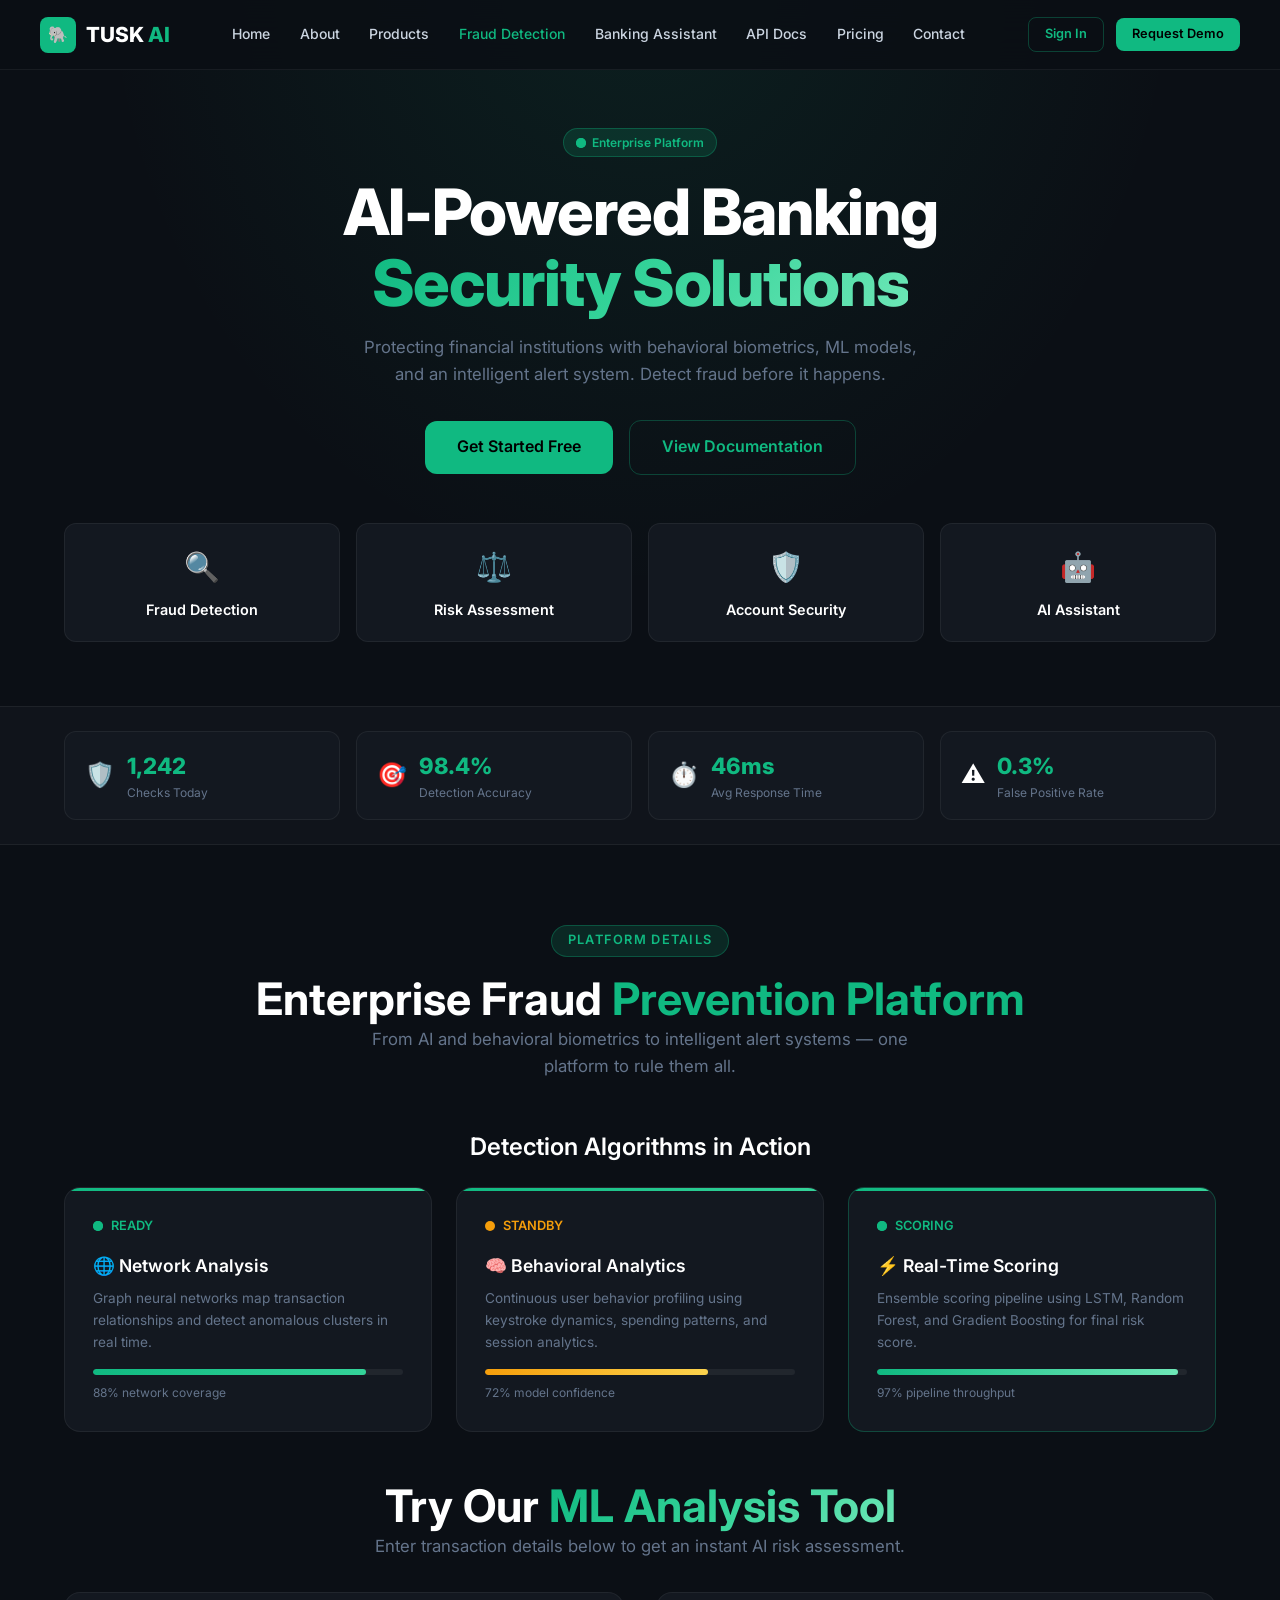
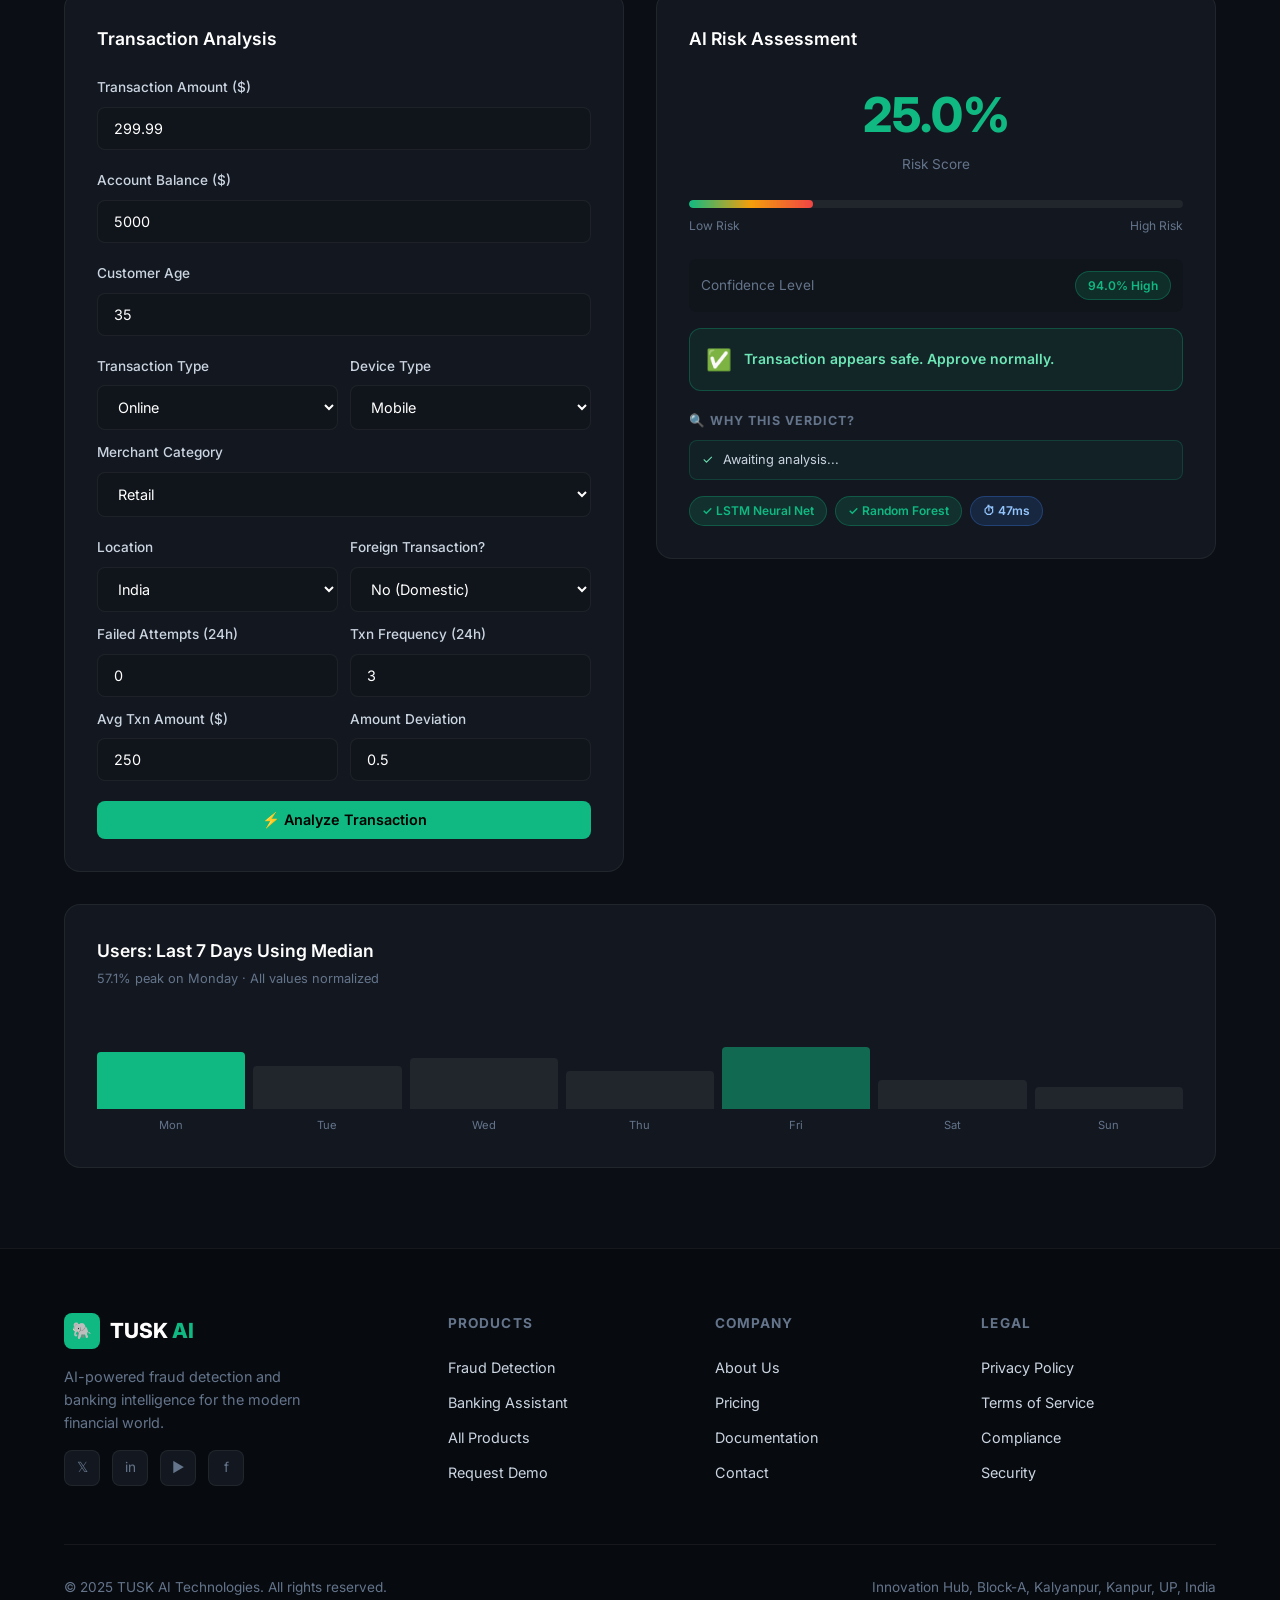
<file: fraud-detection.html>
<!DOCTYPE html>
<html lang="en">
<head>
  <meta charset="UTF-8" />
  <meta name="viewport" content="width=device-width, initial-scale=1.0" />
  <title>Fraud Detection — TUSK AI</title>
  <meta name="description" content="Enterprise-grade AI fraud detection with 99.7% accuracy and 47ms response time. Powered by LSTM neural networks, Random Forest, and behavioral analytics." />
  <link rel="stylesheet" href="css/style.css" />
  <style>
    .fd-hero { padding: 8rem 0 4rem; text-align: center; background: radial-gradient(ellipse at 50% -10%, rgba(16,185,129,0.1) 0%, transparent 60%); }
    .fd-product-cards { display: grid; grid-template-columns: repeat(4,1fr); gap: 1rem; margin-top: 3rem; }
    .fd-product-card { background: var(--bg-card); border:1px solid var(--border); border-radius: var(--radius-md); padding: 1.25rem; text-align:center; transition:var(--transition); }
    .fd-product-card:hover { border-color:var(--border-accent); transform:translateY(-3px); }
    .fd-product-card .icon { font-size:1.8rem; margin-bottom:0.5rem; }
    .fd-product-card h4 { font-size:0.9rem; }

    .status-bar { background: var(--bg-secondary); border-top:1px solid var(--border); border-bottom:1px solid var(--border); padding:1.5rem 0; }
    .status-bar-grid { display:grid; grid-template-columns:repeat(4,1fr); gap:1rem; }
    .status-metric { display:flex; align-items:center; gap:0.75rem; padding:1rem 1.25rem; background:var(--bg-card); border:1px solid var(--border); border-radius:var(--radius-md); }
    .status-metric-icon { font-size:1.5rem; }
    .status-metric-num { font-size:1.4rem; font-weight:800; color:var(--accent); }
    .status-metric-label { font-size:0.75rem; color:var(--text-muted); }

    .algo-grid { display:grid; grid-template-columns:repeat(3,1fr); gap:1.5rem; }
    .algo-card { background:var(--bg-card); border:1px solid var(--border); border-radius:var(--radius-lg); padding:1.75rem; position:relative; overflow:hidden; }
    .algo-card::before { content:''; position:absolute; top:0; left:0; right:0; height:3px; background:linear-gradient(90deg,var(--accent),var(--accent-light)); }
    .algo-status { display:flex; align-items:center; gap:0.5rem; font-size:0.8rem; font-weight:600; margin-bottom:1rem; }
    .algo-bar-wrap { height:6px; background:var(--border); border-radius:3px; overflow:hidden; margin:0.5rem 0; }
    .algo-bar { height:100%; border-radius:3px; animation: algo-pulse 2s ease-in-out infinite alternate; }
    @keyframes algo-pulse { from { opacity:0.6; } to { opacity:1; } }

    .analysis-grid { display:grid; grid-template-columns:1fr 1fr; gap:2rem; align-items:start; }
    .risk-meter { position:relative; width:160px; height:80px; margin:0 auto 1rem; }
    .risk-score-big { font-size:3rem; font-weight:800; color:var(--accent); text-align:center; }
    .risk-label { text-align:center; font-size:0.85rem; color:var(--text-muted); }
    .risk-bar-wrap { height:8px; background:var(--border); border-radius:4px; overflow:hidden; margin:1.5rem 0 0.5rem; }
    .risk-bar-fill { height:100%; border-radius:4px; background:linear-gradient(90deg,#10B981,#F59E0B,#EF4444); transition:width 0.5s ease; width:25%; }

    .chart-bar-group { display:flex; align-items:flex-end; gap:8px; height:100px; margin-top:1rem; }
    .chart-bar { border-radius:4px 4px 0 0; background:var(--border); transition:var(--transition); flex:1; min-width:12px; position:relative; cursor:pointer; }
    .chart-bar:hover { background:var(--accent-glow-strong); }
    .chart-bar.highlight { background:var(--accent) !important; }

    @media(max-width:768px) { .fd-product-cards { grid-template-columns:repeat(2,1fr); } .status-bar-grid { grid-template-columns:1fr 1fr; } .algo-grid,.analysis-grid { grid-template-columns:1fr; } }

    /* AI Reasoning Panel */
    .reason-section { margin-top:1.25rem; }
    .reason-title { font-size:0.78rem; font-weight:700; text-transform:uppercase; letter-spacing:0.08em; color:var(--text-muted); margin-bottom:0.6rem; }
    .reason-item { display:flex; align-items:center; gap:0.6rem; padding:0.55rem 0.75rem; border-radius:var(--radius-sm); margin-bottom:0.4rem; font-size:0.8rem; border:1px solid; }
    .reason-item.ok   { background:rgba(16,185,129,0.06); border-color:rgba(16,185,129,0.2); color:#6ee7b7; }
    .reason-item.warn { background:rgba(245,158,11,0.06); border-color:rgba(245,158,11,0.25); color:#fcd34d; }
    .reason-item.bad  { background:rgba(239,68,68,0.06);  border-color:rgba(239,68,68,0.2);  color:#fca5a5; }
    .reason-item .ri-label { flex:1; color:var(--text-secondary); }
    .reason-item .ri-val   { font-weight:600; }
    .verdict-banner { display:flex; align-items:center; gap:0.75rem; padding:0.85rem 1rem; border-radius:var(--radius-md); margin-bottom:1.25rem; border:1.5px solid; font-size:0.875rem; font-weight:600; }
    .verdict-banner.safe     { background:rgba(16,185,129,0.08); border-color:rgba(16,185,129,0.3); color:#6ee7b7; }
    .verdict-banner.risky    { background:rgba(245,158,11,0.08); border-color:rgba(245,158,11,0.3); color:#fcd34d; }
    .verdict-banner.fraud    { background:rgba(239,68,68,0.08);  border-color:rgba(239,68,68,0.3);  color:#fca5a5; }
    .verdict-icon { font-size:1.3rem; }
  </style>
</head>
<body>
<nav class="navbar">
  <div class="nav-inner">
    <a href="index.html" class="nav-logo"><div class="logo-icon">🐘</div><span>TUSK <span class="text-accent">AI</span></span></a>
    <div class="nav-links">
      <a href="index.html">Home</a><a href="about.html">About</a><a href="products.html">Products</a>
      <a href="fraud-detection.html" class="active">Fraud Detection</a><a href="banking-assistant.html">Banking Assistant</a>
      <a href="api-docs.html">API Docs</a><a href="pricing.html">Pricing</a><a href="contact.html">Contact</a>
    </div>
    <div class="nav-actions">
      <a href="auth.html" class="btn btn-outline btn-sm">Sign In</a>
      <a href="contact.html" class="btn btn-primary btn-sm">Request Demo</a>
    </div>
    <button class="nav-hamburger"><span></span><span></span><span></span></button>
  </div>
</nav>
<div class="mobile-menu">
  <a href="index.html">Home</a><a href="about.html">About</a><a href="fraud-detection.html">Fraud Detection</a>
  <a href="banking-assistant.html">Banking Assistant</a><a href="pricing.html">Pricing</a><a href="contact.html">Contact</a>
</div>

<!-- HERO -->
<section class="fd-hero">
  <div class="container">
    <div class="badge badge-green" style="margin-bottom:1.25rem;"><span class="pulse-dot"></span> Enterprise Platform</div>
    <h1 class="fade-in">AI-Powered Banking <br><span class="gradient-text">Security Solutions</span></h1>
    <p style="color:var(--text-muted);max-width:580px;margin:1rem auto 2rem;font-size:1.05rem;">
      Protecting financial institutions with behavioral biometrics, ML models, and an intelligent alert system. Detect fraud before it happens.
    </p>
    <div class="flex flex-center gap-2">
      <a href="auth.html" class="btn btn-primary btn-lg">Get Started Free</a>
      <a href="api-docs.html" class="btn btn-outline btn-lg">View Documentation</a>
    </div>
    <div class="fd-product-cards reveal">
      <div class="fd-product-card"><div class="icon">🔍</div><h4>Fraud Detection</h4></div>
      <div class="fd-product-card"><div class="icon">⚖️</div><h4>Risk Assessment</h4></div>
      <div class="fd-product-card"><div class="icon">🛡️</div><h4>Account Security</h4></div>
      <div class="fd-product-card"><div class="icon">🤖</div><h4>AI Assistant</h4></div>
    </div>
  </div>
</section>

<!-- STATUS BAR -->
<div class="status-bar">
  <div class="container">
    <div class="status-bar-grid">
      <div class="status-metric">
        <div class="status-metric-icon">🛡️</div>
        <div>
          <div class="status-metric-num" data-count="1248">0</div>
          <div class="status-metric-label">Checks Today</div>
        </div>
      </div>
      <div class="status-metric">
        <div class="status-metric-icon">🎯</div>
        <div>
          <div class="status-metric-num" data-count="99.7" data-suffix="%">0%</div>
          <div class="status-metric-label">Detection Accuracy</div>
        </div>
      </div>
      <div class="status-metric">
        <div class="status-metric-icon">⏱️</div>
        <div>
          <div class="status-metric-num" data-count="47" data-suffix="ms">0ms</div>
          <div class="status-metric-label">Avg Response Time</div>
        </div>
      </div>
      <div class="status-metric">
        <div class="status-metric-icon">⚠️</div>
        <div>
          <div class="status-metric-num" data-count="0.3" data-suffix="%">0%</div>
          <div class="status-metric-label">False Positive Rate</div>
        </div>
      </div>
    </div>
  </div>
</div>

<!-- PLATFORM SECTION -->
<section class="section">
  <div class="container">
    <div class="section-header reveal">
      <div class="section-label">Platform Details</div>
      <h2>Enterprise Fraud <span class="text-accent">Prevention Platform</span></h2>
      <p class="section-desc">From AI and behavioral biometrics to intelligent alert systems — one platform to rule them all.</p>
    </div>

    <!-- ALGO PULSE -->
    <h3 style="margin-bottom:1.25rem;text-align:center;">Detection Algorithms in Action</h3>
    <div class="algo-grid reveal" style="margin-bottom:3rem;">
      <div class="algo-card">
        <div class="algo-status"><span class="pulse-dot"></span><span style="color:var(--accent);">READY</span></div>
        <h4 style="margin-bottom:0.5rem;">🌐 Network Analysis</h4>
        <p style="font-size:0.85rem;color:var(--text-muted);margin-bottom:1rem;">Graph neural networks map transaction relationships and detect anomalous clusters in real time.</p>
        <div class="algo-bar-wrap"><div class="algo-bar" style="width:88%;background:linear-gradient(90deg,#10B981,#34D399);"></div></div>
        <div style="font-size:0.75rem;color:var(--text-muted);">88% network coverage</div>
      </div>
      <div class="algo-card">
        <div class="algo-status"><span style="width:10px;height:10px;background:#F59E0B;border-radius:50%;display:inline-block;"></span><span style="color:#F59E0B;">STANDBY</span></div>
        <h4 style="margin-bottom:0.5rem;">🧠 Behavioral Analytics</h4>
        <p style="font-size:0.85rem;color:var(--text-muted);margin-bottom:1rem;">Continuous user behavior profiling using keystroke dynamics, spending patterns, and session analytics.</p>
        <div class="algo-bar-wrap"><div class="algo-bar" style="width:72%;background:linear-gradient(90deg,#F59E0B,#FCD34D);"></div></div>
        <div style="font-size:0.75rem;color:var(--text-muted);">72% model confidence</div>
      </div>
      <div class="algo-card" style="border-color:var(--border-accent);">
        <div class="algo-status"><span class="pulse-dot"></span><span style="color:var(--accent);">SCORING</span></div>
        <h4 style="margin-bottom:0.5rem;">⚡ Real-Time Scoring</h4>
        <p style="font-size:0.85rem;color:var(--text-muted);margin-bottom:1rem;">Ensemble scoring pipeline using LSTM, Random Forest, and Gradient Boosting for final risk score.</p>
        <div class="algo-bar-wrap"><div class="algo-bar" style="width:97%;background:linear-gradient(90deg,#10B981,#6EE7B7);animation:algo-pulse 0.8s ease-in-out infinite alternate;"></div></div>
        <div style="font-size:0.75rem;color:var(--text-muted);">97% pipeline throughput</div>
      </div>
    </div>

    <!-- ML ANALYSIS TOOL -->
    <div class="section-header" style="margin-bottom:2rem;">
      <h2>Try Our <span class="gradient-text">ML Analysis Tool</span></h2>
      <p class="section-desc">Enter transaction details below to get an instant AI risk assessment.</p>
    </div>
    <div class="analysis-grid reveal">
      <div class="card" style="padding:2rem;">
        <h4 style="margin-bottom:1.5rem;">Transaction Analysis</h4>
        <div class="form-group">
          <label class="form-label">Transaction Amount ($)</label>
          <input type="number" class="form-input" id="fd-amount" value="299.99" placeholder="e.g. 299.99" />
        </div>
        <div class="form-group">
          <label class="form-label">Account Balance ($)</label>
          <input type="number" class="form-input" id="fd-balance" value="5000" placeholder="e.g. 5000" />
        </div>
        <div class="form-group">
          <label class="form-label">Customer Age</label>
          <input type="number" class="form-input" id="fd-age" value="35" placeholder="e.g. 35" />
        </div>
        <div style="display:grid;grid-template-columns:1fr 1fr;gap:0.75rem;">
          <div class="form-group" style="margin-bottom:0;">
            <label class="form-label">Transaction Type</label>
            <select class="form-input" id="fd-type">
              <option>Online</option><option>POS</option><option>ATM</option><option>Transfer</option>
            </select>
          </div>
          <div class="form-group" style="margin-bottom:0;">
            <label class="form-label">Device Type</label>
            <select class="form-input" id="fd-device">
              <option>Mobile</option><option>Desktop</option><option>Tablet</option>
            </select>
          </div>
        </div>
        <div class="form-group" style="margin-top:0.75rem;">
          <label class="form-label">Merchant Category</label>
          <select class="form-input" id="fd-merchant-cat">
            <option>Retail</option><option>Restaurant</option><option>Travel</option><option>Entertainment</option><option>Grocery</option><option>Electronics</option><option>Healthcare</option>
          </select>
        </div>
        <div style="display:grid;grid-template-columns:1fr 1fr;gap:0.75rem;">
          <div class="form-group" style="margin-bottom:0;">
            <label class="form-label">Location</label>
            <select class="form-input" id="fd-location">
              <option>India</option><option>USA</option><option>UK</option><option>Nigeria</option><option>China</option>
            </select>
          </div>
          <div class="form-group" style="margin-bottom:0;">
            <label class="form-label">Foreign Transaction?</label>
            <select class="form-input" id="fd-foreign">
              <option value="0">No (Domestic)</option><option value="1">Yes (Foreign)</option>
            </select>
          </div>
        </div>
        <div style="display:grid;grid-template-columns:1fr 1fr;gap:0.75rem;margin-top:0.75rem;">
          <div class="form-group" style="margin-bottom:0;">
            <label class="form-label">Failed Attempts (24h)</label>
            <input type="number" class="form-input" id="fd-fails" value="0" min="0" max="20" />
          </div>
          <div class="form-group" style="margin-bottom:0;">
            <label class="form-label">Txn Frequency (24h)</label>
            <input type="number" class="form-input" id="fd-freq" value="3" min="0" max="50" />
          </div>
        </div>
        <div style="display:grid;grid-template-columns:1fr 1fr;gap:0.75rem;margin-top:0.75rem;">
          <div class="form-group" style="margin-bottom:0;">
            <label class="form-label">Avg Txn Amount ($)</label>
            <input type="number" class="form-input" id="fd-avg" value="250" />
          </div>
          <div class="form-group" style="margin-bottom:0;">
            <label class="form-label">Amount Deviation</label>
            <input type="number" class="form-input" id="fd-dev" value="0.5" step="0.1" />
          </div>
        </div>
        <button class="btn btn-primary" style="width:100%;justify-content:center;margin-top:1.25rem;" onclick="analyzeTransaction()" id="analyze-btn">
          ⚡ Analyze Transaction
        </button>
      </div>
      <div class="card" style="padding:2rem;" id="risk-result-panel">
        <h4 style="margin-bottom:1.5rem;">AI Risk Assessment</h4>
        <div class="risk-score-big" id="risk-score-num">25.0%</div>
        <div class="risk-label">Risk Score</div>
        <div class="risk-bar-wrap">
          <div class="risk-bar-fill" id="risk-bar" style="width:25%;"></div>
        </div>
        <div style="display:flex;justify-content:space-between;font-size:0.75rem;color:var(--text-muted);margin-bottom:1.5rem;">
          <span>Low Risk</span><span>High Risk</span>
        </div>
        <div style="display:flex;justify-content:space-between;align-items:center;padding:0.75rem;background:var(--bg-secondary);border-radius:var(--radius-sm);margin-bottom:1rem;">
          <span style="font-size:0.85rem;color:var(--text-muted);">Confidence Level</span>
          <span class="badge badge-green" id="confidence-badge">94.0% High</span>
        </div>
        <!-- Verdict Banner -->
        <div class="verdict-banner safe" id="verdict-banner">
          <span class="verdict-icon">✅</span>
          <span id="verdict-text">Transaction appears safe. Approve normally.</span>
        </div>
        <!-- AI Reasoning Breakdown -->
        <div class="reason-section" id="reason-section">
          <div class="reason-title">🔍 Why this verdict?</div>
          <div id="reason-list">
            <div class="reason-item ok"><span>✓</span><span class="ri-label">Awaiting analysis...</span></div>
          </div>
        </div>
        <div style="display:flex;gap:0.5rem;margin-top:1rem;font-size:0.75rem;flex-wrap:wrap;">
          <span class="badge badge-green">✓ LSTM Neural Net</span>
          <span class="badge badge-green" id="model-badge">✓ Random Forest</span>
          <span class="badge badge-blue" id="time-badge">⏱ 47ms</span>
        </div>
      </div>
    </div>

    <!-- Weekly Chart -->
    <div class="card reveal" style="margin-top:2rem;padding:2rem;">
      <h4 style="margin-bottom:0.25rem;">Users: Last 7 Days Using Median</h4>
      <p style="font-size:0.8rem;color:var(--text-muted);margin-bottom:1.25rem;">57.1% peak on Monday · All values normalized</p>
      <div class="chart-bar-group">
        <div class="chart-bar highlight" style="height:57%;background:var(--accent);"><span class="chart-tooltip"></span></div>
        <div class="chart-bar" style="height:43%;"></div>
        <div class="chart-bar" style="height:51%;"></div>
        <div class="chart-bar" style="height:38%;"></div>
        <div class="chart-bar" style="height:62%;background:rgba(16,185,129,0.5);"></div>
        <div class="chart-bar" style="height:29%;"></div>
        <div class="chart-bar" style="height:22%;"></div>
      </div>
      <div style="display:flex;gap:8px;margin-top:0.5rem;">
        <span style="flex:1;font-size:0.7rem;color:var(--text-muted);text-align:center;">Mon</span>
        <span style="flex:1;font-size:0.7rem;color:var(--text-muted);text-align:center;">Tue</span>
        <span style="flex:1;font-size:0.7rem;color:var(--text-muted);text-align:center;">Wed</span>
        <span style="flex:1;font-size:0.7rem;color:var(--text-muted);text-align:center;">Thu</span>
        <span style="flex:1;font-size:0.7rem;color:var(--text-muted);text-align:center;">Fri</span>
        <span style="flex:1;font-size:0.7rem;color:var(--text-muted);text-align:center;">Sat</span>
        <span style="flex:1;font-size:0.7rem;color:var(--text-muted);text-align:center;">Sun</span>
      </div>
    </div>
  </div>
</section>

<!-- FOOTER -->
<footer class="footer">
  <div class="container">
    <div class="footer-grid">
      <div class="footer-brand">
        <div class="nav-logo" style="margin-bottom:0.75rem;"><div class="logo-icon">🐘</div><span>TUSK <span class="text-accent">AI</span></span></div>
        <p>AI-powered fraud detection and banking intelligence for the modern financial world.</p>
        <div class="footer-social"><a href="#">𝕏</a><a href="#">in</a><a href="#">▶</a><a href="#">f</a></div>
      </div>
      <div class="footer-col"><h5>Products</h5><ul>
        <li><a href="fraud-detection.html">Fraud Detection</a></li><li><a href="banking-assistant.html">Banking Assistant</a></li>
        <li><a href="products.html">All Products</a></li><li><a href="contact.html">Request Demo</a></li>
      </ul></div>
      <div class="footer-col"><h5>Company</h5><ul>
        <li><a href="about.html">About Us</a></li><li><a href="pricing.html">Pricing</a></li>
        <li><a href="api-docs.html">Documentation</a></li><li><a href="contact.html">Contact</a></li>
      </ul></div>
      <div class="footer-col"><h5>Legal</h5><ul>
        <li><a href="#">Privacy Policy</a></li><li><a href="#">Terms of Service</a></li>
        <li><a href="#">Compliance</a></li><li><a href="#">Security</a></li>
      </ul></div>
    </div>
    <div class="footer-bottom">
      <p>© 2025 TUSK AI Technologies. All rights reserved.</p>
      <p>Innovation Hub, Block-A, Kalyanpur, Kanpur, UP, India</p>
    </div>
  </div>
</footer>

<script src="js/main.js"></script>
<script>
// ── TUSK AI — Real ML Backend Integration ─────────────────────────────────
const API_BASE = 'http://localhost:8000';

async function analyzeTransaction() {
  const btn = document.getElementById('analyze-btn');
  btn.textContent = '⏳ Analyzing...';
  btn.disabled = true;

  const payload = {
    age:                       parseInt(document.getElementById('fd-age').value)    || 35,
    account_balance:           parseFloat(document.getElementById('fd-balance').value) || 5000,
    transaction_amount:        parseFloat(document.getElementById('fd-amount').value)  || 299.99,
    transaction_type:          document.getElementById('fd-type').value,
    merchant_category:         document.getElementById('fd-merchant-cat').value,
    device_type:               document.getElementById('fd-device').value,
    transaction_location:      document.getElementById('fd-location').value,
    is_foreign_transaction:    parseInt(document.getElementById('fd-foreign').value),
    failed_attempts_last_24h:  parseInt(document.getElementById('fd-fails').value)   || 0,
    avg_transaction_amount:    parseFloat(document.getElementById('fd-avg').value)   || 250,
    transaction_frequency_24h: parseInt(document.getElementById('fd-freq').value)   || 3,
    amount_deviation:          parseFloat(document.getElementById('fd-dev').value)   || 0.5
  };

  try {
    const res  = await fetch(`${API_BASE}/api/fraud/analyze`, {
      method: 'POST',
      headers: { 'Content-Type': 'application/json' },
      body: JSON.stringify(payload)
    });

    if (!res.ok) throw new Error(`API error: ${res.status}`);
    const data = await res.json();
    renderResult(data);

  } catch (err) {
    // Fallback to local scoring if backend is not running
    console.warn('Backend unavailable, using local scoring.', err);
    localFallbackScore(payload);
  } finally {
    btn.textContent = '⚡ Analyze Transaction';
    btn.disabled = false;
  }
}

function renderResult(data) {
  const score = data.risk_percentage;
  document.getElementById('risk-score-num').textContent = score.toFixed(1) + '%';
  document.getElementById('risk-score-num').style.color  = data.risk_color;
  document.getElementById('risk-bar').style.width        = Math.min(score, 100) + '%';

  const badge = document.getElementById('confidence-badge');
  const fraudClass = data.risk_label === 'LOW' ? 'badge-green'
                   : data.risk_label === 'MEDIUM' ? 'badge-amber'
                   : 'badge-red';
  badge.className = `badge ${fraudClass}`;
  badge.textContent = `${data.confidence}% — ${data.risk_label}`;

  // ── Verdict banner ──────────────────────────────────────────────────────────
  const banner = document.getElementById('verdict-banner');
  const verdictText = document.getElementById('verdict-text');
  if (data.risk_label === 'LOW') {
    banner.className = 'verdict-banner safe';
    verdictText.innerHTML = `✅ <strong>Transaction Approved</strong> — No significant fraud signals detected. This transaction matches normal spending behaviour.`;
  } else if (data.risk_label === 'MEDIUM') {
    banner.className = 'verdict-banner risky';
    verdictText.innerHTML = `⚠️ <strong>Caution Advised</strong> — Elevated risk signals found. Additional verification is recommended before approving.`;
  } else {
    banner.className = 'verdict-banner fraud';
    verdictText.innerHTML = `🚨 <strong>Likely Fraud</strong> — Multiple high-risk signals detected. This transaction should be blocked and reviewed immediately.`;
  }

  // ── AI Reasoning breakdown ──────────────────────────────────────────────────
  const fa = data.features_analysis || {};
  const reasons = buildReasons(data, fa);
  document.getElementById('reason-list').innerHTML = reasons.map(r => {
    const cls = r.type === 'ok' ? 'ok' : r.type === 'warn' ? 'warn' : 'bad';
    const icon = r.type === 'ok' ? '✓' : r.type === 'warn' ? '⚠' : '✗';
    return `<div class="reason-item ${cls}"><span>${icon}</span><span class="ri-label">${r.label}</span><span class="ri-val">${r.value}</span></div>`;
  }).join('');

  // ── Badges ──────────────────────────────────────────────────────────────────
  document.getElementById('model-badge').textContent  = `✓ ${data.model_used || 'Random Forest'}`;
  document.getElementById('time-badge').textContent   = `⏱ ${data.processing_time_ms}ms`;

  // Flash result panel
  const panel = document.getElementById('risk-result-panel');
  panel.style.borderColor = data.risk_color;
  panel.style.boxShadow   = `0 0 24px ${data.risk_color}33`;
  setTimeout(() => { panel.style.borderColor = ''; panel.style.boxShadow = ''; }, 3000);
}

// ── Build human-readable reasons from features_analysis + raw data ─────────────
function buildReasons(data, fa) {
  const reasons = [];
  const score   = data.risk_percentage;

  // Overall risk level reason
  if (score < 30) {
    reasons.push({ type:'ok',   label:'Overall risk score is low',              value: score.toFixed(1)+'%' });
  } else if (score < 60) {
    reasons.push({ type:'warn', label:'Moderate risk score detected',           value: score.toFixed(1)+'%' });
  } else {
    reasons.push({ type:'bad',  label:'High risk score — fraud likely',         value: score.toFixed(1)+'%' });
  }

  // Feature-specific reasons from backend features_analysis
  const labelMap = {
    account_balance:          { label:'Account balance',           fmt: v => `$${Number(v).toLocaleString()}` },
    transaction_amount:       { label:'Transaction amount',        fmt: v => `$${Number(v).toLocaleString()}` },
    amount_deviation:         { label:'Amount deviation score',    fmt: v => v },
    failed_attempts:          { label:'Failed login attempts (24h)', fmt: v => `${v} attempt(s)` },
    transaction_frequency:    { label:'Transaction frequency (24h)', fmt: v => `${v} txns` },
    high_amount_flag:         { label:'Unusually high amount',     fmt: v => v > 0 ? 'Yes' : 'No' },
    is_foreign_transaction:   { label:'Foreign transaction',       fmt: v => v ? 'Yes' : 'No' },
  };

  for (const [key, feature] of Object.entries(fa)) {
    const risky = feature.risky;
    const val   = feature.value;
    const lbl   = feature.label || (labelMap[key] ? labelMap[key].label : key);
    if (risky) {
      // Specific human reason for each risky flag
      let reason = '';
      if (key === 'transaction_amount')   reason = `Amount $${val} is unusually high for this account`;
      else if (key === 'account_balance') reason = `Low balance ($${val}) relative to transaction size`;
      else if (key === 'amount_deviation') reason = `Amount deviates significantly from spending pattern`;
      else if (key === 'failed_attempts' || key === 'failed_attempts_last_24h') reason = `${val} failed login attempt(s) in last 24h — suspicious activity`;
      else if (key === 'transaction_frequency' || key === 'transaction_frequency_24h') reason = `High transaction frequency (${val}) may indicate account takeover`;
      else if (key === 'high_amount_flag') reason = `Transaction amount is 2x above average spending`;
      else if (key === 'is_foreign_transaction') reason = `Foreign transaction detected — unusual for this account`;
      else reason = `${lbl}: ${val} flagged as risky`;
      reasons.push({ type: score >= 60 ? 'bad' : 'warn', label: reason, value: '⚠ Flagged' });
    } else {
      reasons.push({ type:'ok', label:`${lbl} within normal range`, value: `${val} ✔` });
    }
  }

  // If no features came back from backend, add generic safe reasons
  if (Object.keys(fa).length === 0 && score < 30) {
    reasons.push({ type:'ok', label:'Transaction amount within normal range',    value:'✔ Safe' });
    reasons.push({ type:'ok', label:'No failed login attempts detected',         value:'✔ Safe' });
    reasons.push({ type:'ok', label:'Transaction frequency is normal',           value:'✔ Safe' });
    reasons.push({ type:'ok', label:'Domestic transaction — no geo anomaly',    value:'✔ Safe' });
  }

  return reasons;
}

function localFallbackScore(payload) {
  // Used only when backend server is offline
  let risk = 10;
  const fa = {};

  // Evaluate each factor and build features_analysis
  const amtRatio = payload.account_balance > 0 ? payload.transaction_amount / payload.account_balance : 0;
  const isHighAmt = payload.transaction_amount > payload.avg_transaction_amount * 2;
  const isHighFreq = payload.transaction_frequency_24h > 10;
  const isHighDev  = payload.amount_deviation > 5;
  const isHighFails = payload.failed_attempts_last_24h >= 3;
  const isForeign  = !!payload.is_foreign_transaction;

  fa.transaction_amount = {
    value: payload.transaction_amount.toFixed(2),
    label: 'Transaction Amount',
    risky: amtRatio > 0.5
  };
  if (amtRatio > 0.5) risk += 28;

  fa.high_amount_flag = {
    value: isHighAmt ? 'Yes' : 'No',
    label: 'Amount vs Average Spend',
    risky: isHighAmt
  };
  if (isHighAmt) risk += 20;

  fa.is_foreign_transaction = {
    value: isForeign ? 'Yes (Foreign)' : 'No (Domestic)',
    label: 'Foreign Transaction',
    risky: isForeign
  };
  if (isForeign) risk += 15;

  fa.failed_attempts_last_24h = {
    value: payload.failed_attempts_last_24h,
    label: 'Failed Login Attempts (24h)',
    risky: isHighFails
  };
  if (isHighFails) risk += 18;

  fa.transaction_frequency_24h = {
    value: payload.transaction_frequency_24h,
    label: 'Transaction Frequency (24h)',
    risky: isHighFreq
  };
  if (isHighFreq) risk += 12;

  fa.amount_deviation = {
    value: payload.amount_deviation,
    label: 'Amount Deviation Score',
    risky: isHighDev
  };
  if (isHighDev) risk += 8;

  risk = Math.min(risk + Math.random() * 6, 98);
  const label = risk < 30 ? 'LOW' : risk < 60 ? 'MEDIUM' : risk < 80 ? 'HIGH' : 'CRITICAL';
  const color = risk < 30 ? '#10B981' : risk < 60 ? '#F59E0B' : '#EF4444';

  renderResult({
    risk_percentage: risk, risk_label: label, risk_color: color,
    confidence: (90 + Math.random() * 8).toFixed(1),
    processing_time_ms: (40 + Math.random() * 20).toFixed(1),
    model_used: 'Local Scoring Engine',
    recommendation: label === 'LOW'
      ? '✅ Transaction appears safe. No significant fraud signals detected.'
      : label === 'MEDIUM'
      ? '⚠️ Elevated risk. Consider additional verification before approving.'
      : '🚨 High fraud risk detected. Block transaction and request customer confirmation.',
    features_analysis: fa
  });
}

// ── Live stats from API ──────────────────────────────────────────────────────
async function loadLiveStats() {
  try {
    const res  = await fetch(`${API_BASE}/api/stats`);
    const data = await res.json();
    const el1 = document.querySelector('[data-count="1248"]');
    const el2 = document.querySelector('[data-count="99.7"]');
    const el3 = document.querySelector('[data-count="47"]');
    const el4 = document.querySelector('[data-count="0.3"]');
    if (el1) el1.textContent = data.checks_today.toLocaleString();
    if (el2) el2.textContent = data.detection_accuracy + '%';
    if (el3) el3.textContent = data.avg_response_ms + 'ms';
    if (el4) el4.textContent = data.false_positive_rate + '%';
  } catch (_) { /* backend offline — static values already shown */ }
}
loadLiveStats();
</script>
</body>
</html>
</file>
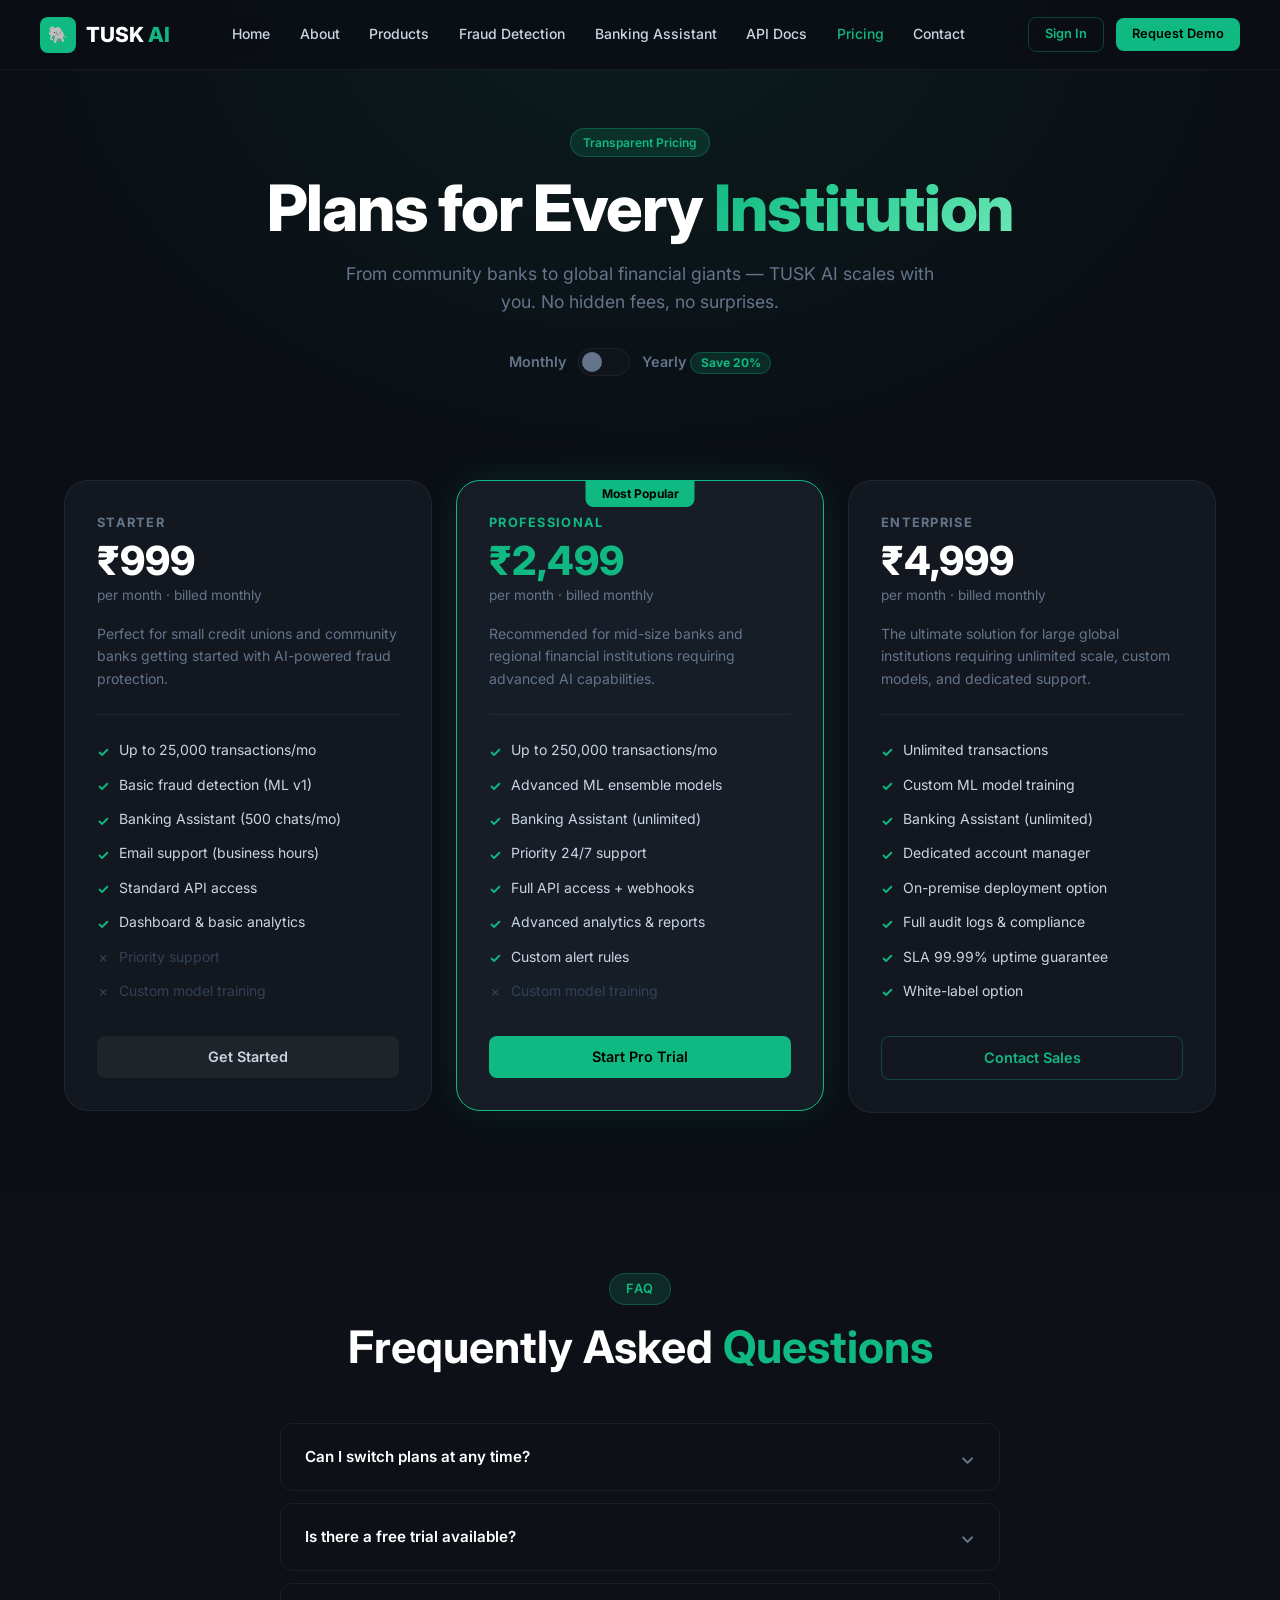
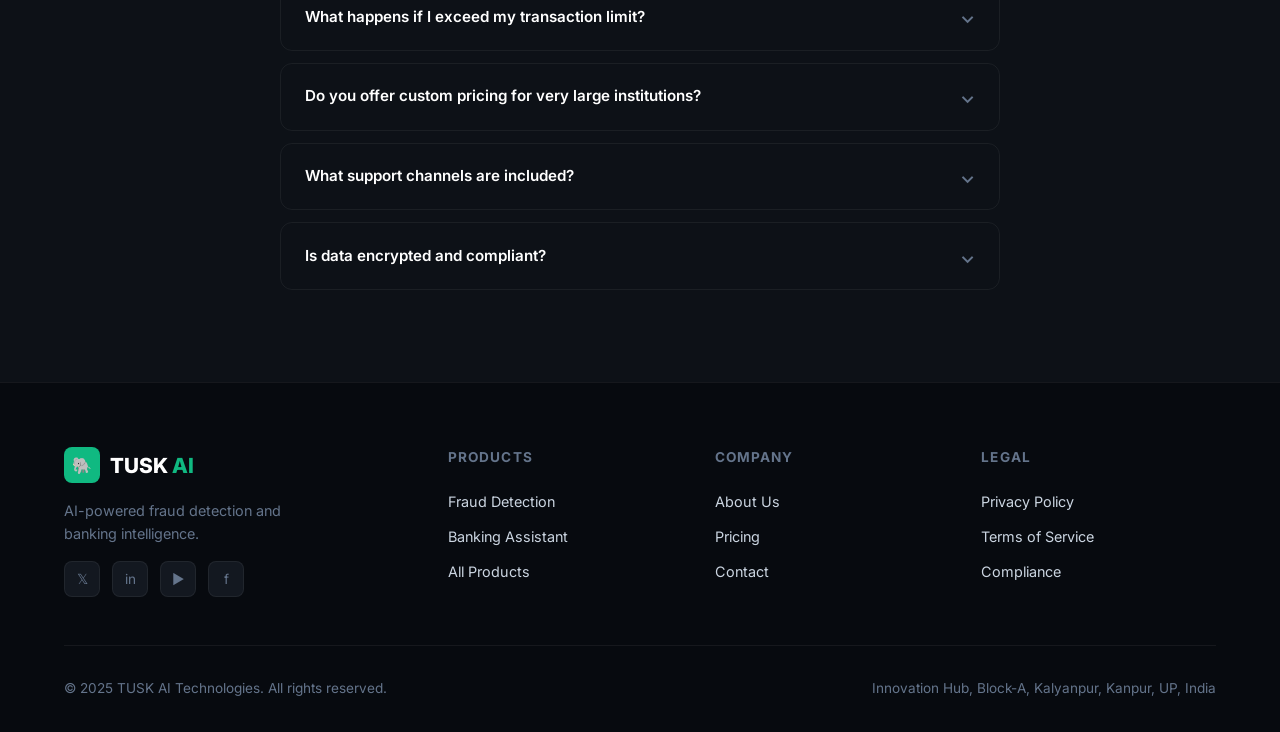
<file: pricing.html>
<!DOCTYPE html>
<html lang="en">

<head>
  <meta charset="UTF-8" />
  <meta name="viewport" content="width=device-width, initial-scale=1.0" />
  <title>Pricing — TUSK AI</title>
  <meta name="description"
    content="Choose the right TUSK AI plan for your institution. Starter at $999/mo, Professional at $2,499/mo, Enterprise at $4,999/mo." />
  <link rel="stylesheet" href="css/style.css" />
  <style>
    .toggle-wrap {
      display: flex;
      align-items: center;
      gap: 0.75rem;
      justify-content: center;
      margin-bottom: 2.5rem;
    }

    .toggle-label {
      font-size: 0.9rem;
      font-weight: 600;
      color: var(--text-muted);
    }

    .toggle-switch {
      position: relative;
      width: 52px;
      height: 28px;
    }

    .toggle-switch input {
      opacity: 0;
      width: 0;
      height: 0;
    }

    .toggle-slider {
      position: absolute;
      inset: 0;
      background: var(--bg-secondary);
      border: 1px solid var(--border);
      border-radius: 999px;
      cursor: pointer;
      transition: var(--transition);
    }

    .toggle-slider::before {
      content: '';
      position: absolute;
      width: 20px;
      height: 20px;
      left: 3px;
      top: 3px;
      background: var(--text-muted);
      border-radius: 50%;
      transition: var(--transition);
    }

    input:checked+.toggle-slider {
      background: var(--accent);
      border-color: var(--accent);
    }

    input:checked+.toggle-slider::before {
      transform: translateX(24px);
      background: #fff;
    }

    .save-badge {
      background: rgba(16, 185, 129, 0.15);
      color: var(--accent);
      font-size: 0.75rem;
      font-weight: 700;
      padding: 0.15rem 0.6rem;
      border-radius: 999px;
      border: 1px solid var(--border-accent);
    }

    .pricing-grid {
      display: grid;
      grid-template-columns: repeat(3, 1fr);
      gap: 1.5rem;
      align-items: start;
    }

    .pricing-card {
      background: var(--bg-card);
      border: 1px solid var(--border);
      border-radius: var(--radius-xl);
      padding: 2rem;
      transition: var(--transition);
    }

    .pricing-card.featured {
      border-color: var(--accent);
      position: relative;
      background: var(--bg-card-hover);
      box-shadow: 0 0 40px rgba(16, 185, 129, 0.12);
    }

    .pricing-card.featured::before {
      content: 'Most Popular';
      position: absolute;
      top: -1px;
      left: 50%;
      transform: translateX(-50%);
      background: var(--accent);
      color: #000;
      font-size: 0.75rem;
      font-weight: 700;
      padding: 0.25rem 1rem;
      border-radius: 0 0 8px 8px;
    }

    .pricing-tier {
      font-size: 0.8rem;
      font-weight: 700;
      text-transform: uppercase;
      letter-spacing: 0.1em;
      color: var(--text-muted);
      margin-bottom: 0.5rem;
    }

    .pricing-amount {
      font-size: 2.5rem;
      font-weight: 800;
      line-height: 1;
      margin-bottom: 0.25rem;
    }

    .pricing-period {
      font-size: 0.85rem;
      color: var(--text-muted);
    }

    .pricing-desc {
      font-size: 0.875rem;
      color: var(--text-muted);
      margin: 1rem 0 1.5rem;
      padding-bottom: 1.5rem;
      border-bottom: 1px solid var(--border);
    }

    .pricing-features {
      display: flex;
      flex-direction: column;
      gap: 0.65rem;
      margin-bottom: 2rem;
    }

    .pf-item {
      display: flex;
      align-items: flex-start;
      gap: 0.6rem;
      font-size: 0.875rem;
      color: var(--text-secondary);
    }

    .pf-check {
      color: var(--accent);
      font-weight: 700;
      flex-shrink: 0;
      margin-top: 0.1rem;
    }

    .pf-x {
      color: var(--text-muted);
      flex-shrink: 0;
      margin-top: 0.1rem;
    }

    .faq-list {
      max-width: 720px;
      margin: 0 auto;
    }

    .faq-item {
      border: 1px solid var(--border);
      border-radius: var(--radius-md);
      margin-bottom: 0.75rem;
      overflow: hidden;
      transition: var(--transition);
    }

    .faq-item.open {
      border-color: var(--border-accent);
    }

    .faq-q {
      padding: 1.1rem 1.5rem;
      font-weight: 600;
      font-size: 0.95rem;
      cursor: pointer;
      display: flex;
      justify-content: space-between;
      align-items: center;
      transition: var(--transition);
    }

    .faq-q:hover {
      color: var(--accent);
    }

    .faq-arrow {
      font-size: 1.2rem;
      transition: var(--transition);
      color: var(--text-muted);
    }

    .faq-item.open .faq-arrow {
      transform: rotate(180deg);
      color: var(--accent);
    }

    .faq-a {
      display: none;
      padding: 0 1.5rem 1.1rem;
      font-size: 0.875rem;
      color: var(--text-muted);
      line-height: 1.7;
    }

    .faq-item.open .faq-a {
      display: block;
    }

    @media(max-width:768px) {
      .pricing-grid {
        grid-template-columns: 1fr;
      }
    }
  </style>
</head>

<body>
  <nav class="navbar">
    <div class="nav-inner">
      <a href="index.html" class="nav-logo">
        <div class="logo-icon">🐘</div><span>TUSK <span class="text-accent">AI</span></span>
      </a>
      <div class="nav-links">
        <a href="index.html">Home</a><a href="about.html">About</a><a href="products.html">Products</a>
        <a href="fraud-detection.html">Fraud Detection</a><a href="banking-assistant.html">Banking Assistant</a>
        <a href="api-docs.html">API Docs</a><a href="pricing.html" class="active">Pricing</a><a
          href="contact.html">Contact</a>
      </div>
      <div class="nav-actions"><a href="auth.html" class="btn btn-outline btn-sm">Sign In</a><a href="contact.html"
          class="btn btn-primary btn-sm">Request Demo</a></div>
      <button class="nav-hamburger"><span></span><span></span><span></span></button>
    </div>
  </nav>
  <div class="mobile-menu">
    <a href="index.html">Home</a><a href="fraud-detection.html">Fraud Detection</a>
    <a href="banking-assistant.html">Banking Assistant</a><a href="pricing.html">Pricing</a><a
      href="contact.html">Contact</a>
  </div>

  <section class="page-hero">
    <div class="container">
      <div class="badge badge-green" style="margin-bottom:1rem;">Transparent Pricing</div>
      <h1 class="fade-in">Plans for Every <span class="gradient-text">Institution</span></h1>
      <p>From community banks to global financial giants — TUSK AI scales with you. No hidden fees, no surprises.</p>
      <div class="toggle-wrap" style="margin-top:2rem;">
        <span class="toggle-label">Monthly</span>
        <label class="toggle-switch"><input type="checkbox" id="billingToggle" onchange="toggleBilling(this)" /><span
            class="toggle-slider"></span></label>
        <span class="toggle-label">Yearly <span class="save-badge">Save 20%</span></span>
      </div>
    </div>
  </section>

  <section class="section" style="padding-top:0;">
    <div class="container">
      <div class="pricing-grid reveal">
        <!-- Starter -->
        <div class="pricing-card">
          <div class="pricing-tier">Starter</div>
          <div class="pricing-amount">₹<span class="price-num" data-monthly="999" data-yearly="799">999</span></div>
          <div class="pricing-period">per month · billed <span class="billing-period">monthly</span></div>
          <p class="pricing-desc">Perfect for small credit unions and community banks getting started with AI-powered
            fraud protection.</p>
          <div class="pricing-features">
            <div class="pf-item"><span class="pf-check">✓</span> Up to 25,000 transactions/mo</div>
            <div class="pf-item"><span class="pf-check">✓</span> Basic fraud detection (ML v1)</div>
            <div class="pf-item"><span class="pf-check">✓</span> Banking Assistant (500 chats/mo)</div>
            <div class="pf-item"><span class="pf-check">✓</span> Email support (business hours)</div>
            <div class="pf-item"><span class="pf-check">✓</span> Standard API access</div>
            <div class="pf-item"><span class="pf-check">✓</span> Dashboard & basic analytics</div>
            <div class="pf-item"><span class="pf-x" style="color:var(--text-faint);">✗</span> <span
                style="color:var(--text-faint);">Priority support</span></div>
            <div class="pf-item"><span class="pf-x" style="color:var(--text-faint);">✗</span> <span
                style="color:var(--text-faint);">Custom model training</span></div>
          </div>
          <a href="auth.html" class="btn btn-ghost" style="width:100%;justify-content:center;">Get Started</a>
        </div>
        <!-- Professional -->
        <div class="pricing-card featured">
          <div class="pricing-tier" style="color:var(--accent);">Professional</div>
          <div class="pricing-amount" style="color:var(--accent);">₹<span class="price-num" data-monthly="2499"
              data-yearly="1999">2,499</span></div>
          <div class="pricing-period">per month · billed <span class="billing-period">monthly</span></div>
          <p class="pricing-desc">Recommended for mid-size banks and regional financial institutions requiring advanced
            AI capabilities.</p>
          <div class="pricing-features">
            <div class="pf-item"><span class="pf-check">✓</span> Up to 250,000 transactions/mo</div>
            <div class="pf-item"><span class="pf-check">✓</span> Advanced ML ensemble models</div>
            <div class="pf-item"><span class="pf-check">✓</span> Banking Assistant (unlimited)</div>
            <div class="pf-item"><span class="pf-check">✓</span> Priority 24/7 support</div>
            <div class="pf-item"><span class="pf-check">✓</span> Full API access + webhooks</div>
            <div class="pf-item"><span class="pf-check">✓</span> Advanced analytics & reports</div>
            <div class="pf-item"><span class="pf-check">✓</span> Custom alert rules</div>
            <div class="pf-item"><span class="pf-x" style="color:var(--text-faint);">✗</span> <span
                style="color:var(--text-faint);">Custom model training</span></div>
          </div>
          <a href="contact.html" class="btn btn-primary" style="width:100%;justify-content:center;">Start Pro Trial</a>
        </div>
        <!-- Enterprise -->
        <div class="pricing-card">
          <div class="pricing-tier">Enterprise</div>
          <div class="pricing-amount">₹<span class="price-num" data-monthly="4999" data-yearly="3999">4,999</span></div>
          <div class="pricing-period">per month · billed <span class="billing-period">monthly</span></div>
          <p class="pricing-desc">The ultimate solution for large global institutions requiring unlimited scale, custom
            models, and dedicated support.</p>
          <div class="pricing-features">
            <div class="pf-item"><span class="pf-check">✓</span> Unlimited transactions</div>
            <div class="pf-item"><span class="pf-check">✓</span> Custom ML model training</div>
            <div class="pf-item"><span class="pf-check">✓</span> Banking Assistant (unlimited)</div>
            <div class="pf-item"><span class="pf-check">✓</span> Dedicated account manager</div>
            <div class="pf-item"><span class="pf-check">✓</span> On-premise deployment option</div>
            <div class="pf-item"><span class="pf-check">✓</span> Full audit logs & compliance</div>
            <div class="pf-item"><span class="pf-check">✓</span> SLA 99.99% uptime guarantee</div>
            <div class="pf-item"><span class="pf-check">✓</span> White-label option</div>
          </div>
          <a href="contact.html" class="btn btn-outline" style="width:100%;justify-content:center;">Contact Sales</a>
        </div>
      </div>
    </div>
  </section>

  <!-- FAQ -->
  <section class="section" style="background:rgba(16,20,27,0.4);">
    <div class="container">
      <div class="section-header reveal">
        <div class="section-label">FAQ</div>
        <h2>Frequently Asked <span class="text-accent">Questions</span></h2>
      </div>
      <div class="faq-list reveal">
        <div class="faq-item">
          <div class="faq-q" onclick="toggleFaq(this)">Can I switch plans at any time?<span class="faq-arrow">⌄</span>
          </div>
          <div class="faq-a">Yes, you can upgrade or downgrade your plan at any time. Upgrades take effect immediately;
            downgrades apply at the end of your current billing cycle.</div>
        </div>
        <div class="faq-item">
          <div class="faq-q" onclick="toggleFaq(this)">Is there a free trial available?<span class="faq-arrow">⌄</span>
          </div>
          <div class="faq-a">We offer a 14-day free trial on the Professional plan with no credit card required. Contact
            our sales team to arrange an Enterprise proof-of-concept.</div>
        </div>
        <div class="faq-item">
          <div class="faq-q" onclick="toggleFaq(this)">What happens if I exceed my transaction limit?<span
              class="faq-arrow">⌄</span></div>
          <div class="faq-a">If you exceed your monthly transaction limit, overage charges apply at $0.002 per
            transaction. We notify you at 80% and 95% usage so you can upgrade proactively.</div>
        </div>
        <div class="faq-item">
          <div class="faq-q" onclick="toggleFaq(this)">Do you offer custom pricing for very large institutions?<span
              class="faq-arrow">⌄</span></div>
          <div class="faq-a">Absolutely. For institutions processing 1M+ transactions per month, we offer custom
            enterprise agreements with volume discounts, SLA guarantees, and dedicated infrastructure.</div>
        </div>
        <div class="faq-item">
          <div class="faq-q" onclick="toggleFaq(this)">What support channels are included?<span
              class="faq-arrow">⌄</span></div>
          <div class="faq-a">Starter includes email support (Mon–Fri 9AM–6PM IST). Professional and Enterprise include
            24/7 priority phone and chat support, plus a dedicated Slack channel for Enterprise.</div>
        </div>
        <div class="faq-item">
          <div class="faq-q" onclick="toggleFaq(this)">Is data encrypted and compliant?<span class="faq-arrow">⌄</span>
          </div>
          <div class="faq-a">Yes. All data is encrypted with AES-256 at rest and TLS 1.3 in transit. TUSK AI is PCI-DSS
            Level 1, SOC 2 Type II, and ISO 27001 certified.</div>
        </div>
      </div>
    </div>
  </section>

  <footer class="footer">
    <div class="container">
      <div class="footer-grid">
        <div class="footer-brand">
          <div class="nav-logo" style="margin-bottom:0.75rem;">
            <div class="logo-icon">🐘</div><span>TUSK <span class="text-accent">AI</span></span>
          </div>
          <p>AI-powered fraud detection and banking intelligence.</p>
          <div class="footer-social"><a href="#">𝕏</a><a href="#">in</a><a href="#">▶</a><a href="#">f</a></div>
        </div>
        <div class="footer-col">
          <h5>Products</h5>
          <ul>
            <li><a href="fraud-detection.html">Fraud Detection</a></li>
            <li><a href="banking-assistant.html">Banking Assistant</a></li>
            <li><a href="products.html">All Products</a></li>
          </ul>
        </div>
        <div class="footer-col">
          <h5>Company</h5>
          <ul>
            <li><a href="about.html">About Us</a></li>
            <li><a href="pricing.html">Pricing</a></li>
            <li><a href="contact.html">Contact</a></li>
          </ul>
        </div>
        <div class="footer-col">
          <h5>Legal</h5>
          <ul>
            <li><a href="#">Privacy Policy</a></li>
            <li><a href="#">Terms of Service</a></li>
            <li><a href="#">Compliance</a></li>
          </ul>
        </div>
      </div>
      <div class="footer-bottom">
        <p>© 2025 TUSK AI Technologies. All rights reserved.</p>
        <p>Innovation Hub, Block-A, Kalyanpur, Kanpur, UP, India</p>
      </div>
    </div>
  </footer>
  <script src="js/main.js"></script>
  <script>
    function toggleBilling(cb) {
      const isYearly = cb.checked;
      document.querySelectorAll('.price-num').forEach(el => {
        const val = isYearly ? parseInt(el.dataset.yearly) : parseInt(el.dataset.monthly);
        el.textContent = val.toLocaleString();
      });
      document.querySelectorAll('.billing-period').forEach(el => el.textContent = isYearly ? 'yearly' : 'monthly');
    }
    function toggleFaq(el) {
      const item = el.parentElement;
      const wasOpen = item.classList.contains('open');
      document.querySelectorAll('.faq-item').forEach(i => i.classList.remove('open'));
      if (!wasOpen) item.classList.add('open');
    }
  </script>
</body>

</html>
</file>
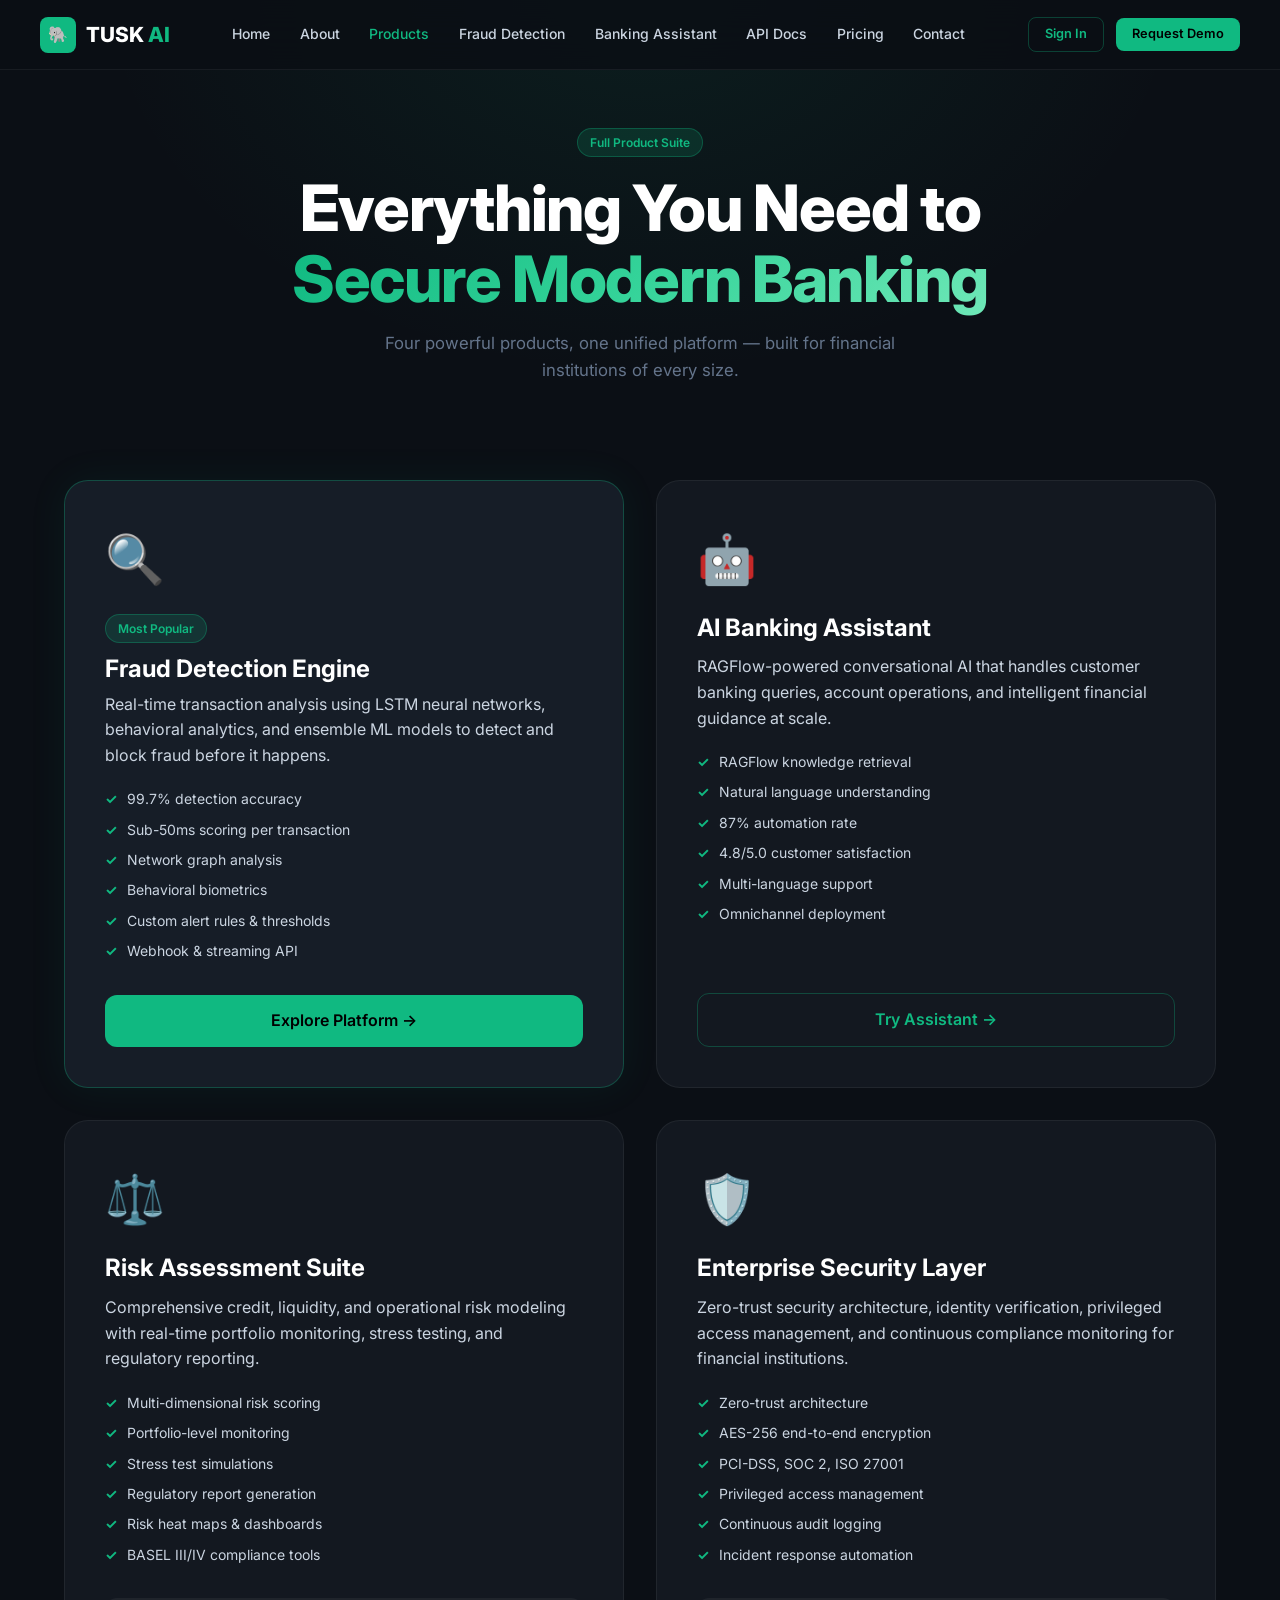
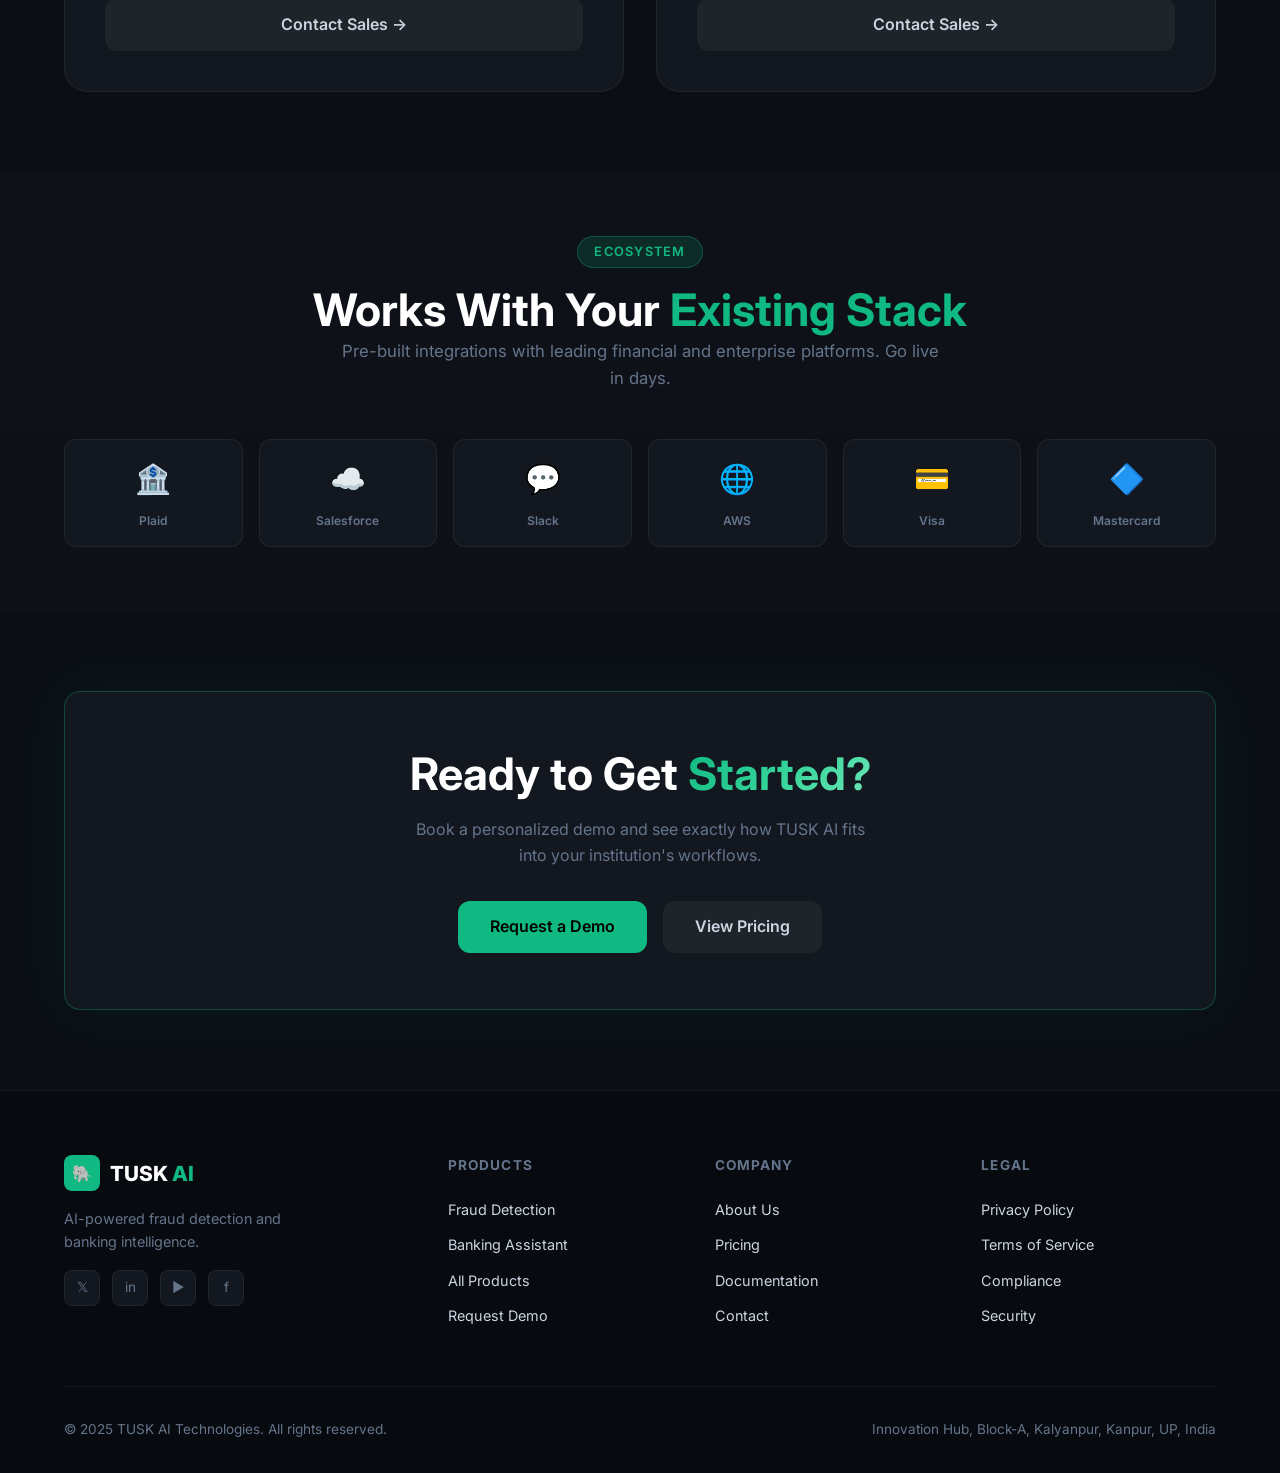
<file: products.html>
<!DOCTYPE html>
<html lang="en">
<head>
  <meta charset="UTF-8" />
  <meta name="viewport" content="width=device-width, initial-scale=1.0" />
  <title>Products — TUSK AI</title>
  <meta name="description" content="Explore TUSK AI's full product suite: real-time fraud detection, AI banking assistant, risk assessment, and enterprise security solutions." />
  <link rel="stylesheet" href="css/style.css" />
  <style>
    .product-hero { padding:8rem 0 4rem;text-align:center;background:radial-gradient(ellipse at 50% -5%,rgba(16,185,129,0.09) 0%,transparent 60%); }
    .products-grid { display:grid;grid-template-columns:repeat(2,1fr);gap:2rem; }
    .product-card { background:var(--bg-card);border:1px solid var(--border);border-radius:var(--radius-xl);padding:2.5rem;transition:var(--transition);display:flex;flex-direction:column; }
    .product-card:hover { border-color:var(--border-accent);transform:translateY(-5px);box-shadow:0 20px 60px rgba(0,0,0,0.4); }
    .product-card.featured { border-color:var(--border-accent);background:var(--bg-card-hover);box-shadow:0 0 40px rgba(16,185,129,0.07); }
    .product-icon { font-size:3rem;margin-bottom:1rem; }
    .product-features { display:flex;flex-direction:column;gap:0.5rem;margin:1.25rem 0 2rem;flex:1; }
    .pf-row { display:flex;align-items:center;gap:0.6rem;font-size:0.875rem;color:var(--text-secondary); }
    .pf-row span:first-child { color:var(--accent);font-weight:700; }
    .integrations-section { background:rgba(16,20,27,0.5);padding:4rem 0; }
    .integration-grid { display:grid;grid-template-columns:repeat(6,1fr);gap:1rem; }
    .integration-card { background:var(--bg-card);border:1px solid var(--border);border-radius:var(--radius-md);padding:1rem;text-align:center;transition:var(--transition);cursor:pointer; }
    .integration-card:hover { border-color:var(--border-accent);transform:scale(1.04); }
    .integration-icon { font-size:1.8rem;margin-bottom:0.5rem; }
    .integration-name { font-size:0.75rem;color:var(--text-muted);font-weight:600; }
    @media(max-width:768px) { .products-grid{grid-template-columns:1fr;} .integration-grid{grid-template-columns:repeat(3,1fr);} }
  </style>
</head>
<body>
<nav class="navbar">
  <div class="nav-inner">
    <a href="index.html" class="nav-logo"><div class="logo-icon">🐘</div><span>TUSK <span class="text-accent">AI</span></span></a>
    <div class="nav-links">
      <a href="index.html">Home</a><a href="about.html">About</a><a href="products.html" class="active">Products</a>
      <a href="fraud-detection.html">Fraud Detection</a><a href="banking-assistant.html">Banking Assistant</a>
      <a href="api-docs.html">API Docs</a><a href="pricing.html">Pricing</a><a href="contact.html">Contact</a>
    </div>
    <div class="nav-actions"><a href="auth.html" class="btn btn-outline btn-sm">Sign In</a><a href="contact.html" class="btn btn-primary btn-sm">Request Demo</a></div>
    <button class="nav-hamburger"><span></span><span></span><span></span></button>
  </div>
</nav>
<div class="mobile-menu">
  <a href="index.html">Home</a><a href="products.html">Products</a><a href="fraud-detection.html">Fraud Detection</a>
  <a href="banking-assistant.html">Banking Assistant</a><a href="pricing.html">Pricing</a><a href="contact.html">Contact</a>
</div>

<section class="product-hero">
  <div class="container">
    <div class="badge badge-green" style="margin-bottom:1rem;">Full Product Suite</div>
    <h1 class="fade-in">Everything You Need to<br><span class="gradient-text">Secure Modern Banking</span></h1>
    <p style="color:var(--text-muted);max-width:560px;margin:1rem auto 0;font-size:1.05rem;">
      Four powerful products, one unified platform — built for financial institutions of every size.
    </p>
  </div>
</section>

<section class="section" style="padding-top:2rem;">
  <div class="container">
    <div class="products-grid reveal">
      <div class="product-card featured">
        <div class="product-icon">🔍</div>
        <div class="badge badge-green" style="margin-bottom:0.75rem;width:fit-content;">Most Popular</div>
        <h2 style="font-size:1.5rem;">Fraud Detection Engine</h2>
        <p style="margin-top:0.5rem;">Real-time transaction analysis using LSTM neural networks, behavioral analytics, and ensemble ML models to detect and block fraud before it happens.</p>
        <div class="product-features">
          <div class="pf-row"><span>✓</span>99.7% detection accuracy</div>
          <div class="pf-row"><span>✓</span>Sub-50ms scoring per transaction</div>
          <div class="pf-row"><span>✓</span>Network graph analysis</div>
          <div class="pf-row"><span>✓</span>Behavioral biometrics</div>
          <div class="pf-row"><span>✓</span>Custom alert rules & thresholds</div>
          <div class="pf-row"><span>✓</span>Webhook & streaming API</div>
        </div>
        <a href="fraud-detection.html" class="btn btn-primary btn-lg" style="justify-content:center;">Explore Platform →</a>
      </div>

      <div class="product-card">
        <div class="product-icon">🤖</div>
        <h2 style="font-size:1.5rem;">AI Banking Assistant</h2>
        <p style="margin-top:0.75rem;">RAGFlow-powered conversational AI that handles customer banking queries, account operations, and intelligent financial guidance at scale.</p>
        <div class="product-features">
          <div class="pf-row"><span>✓</span>RAGFlow knowledge retrieval</div>
          <div class="pf-row"><span>✓</span>Natural language understanding</div>
          <div class="pf-row"><span>✓</span>87% automation rate</div>
          <div class="pf-row"><span>✓</span>4.8/5.0 customer satisfaction</div>
          <div class="pf-row"><span>✓</span>Multi-language support</div>
          <div class="pf-row"><span>✓</span>Omnichannel deployment</div>
        </div>
        <a href="banking-assistant.html" class="btn btn-outline btn-lg" style="justify-content:center;">Try Assistant →</a>
      </div>

      <div class="product-card">
        <div class="product-icon">⚖️</div>
        <h2 style="font-size:1.5rem;">Risk Assessment Suite</h2>
        <p style="margin-top:0.75rem;">Comprehensive credit, liquidity, and operational risk modeling with real-time portfolio monitoring, stress testing, and regulatory reporting.</p>
        <div class="product-features">
          <div class="pf-row"><span>✓</span>Multi-dimensional risk scoring</div>
          <div class="pf-row"><span>✓</span>Portfolio-level monitoring</div>
          <div class="pf-row"><span>✓</span>Stress test simulations</div>
          <div class="pf-row"><span>✓</span>Regulatory report generation</div>
          <div class="pf-row"><span>✓</span>Risk heat maps & dashboards</div>
          <div class="pf-row"><span>✓</span>BASEL III/IV compliance tools</div>
        </div>
        <a href="contact.html" class="btn btn-ghost btn-lg" style="justify-content:center;">Contact Sales →</a>
      </div>

      <div class="product-card">
        <div class="product-icon">🛡️</div>
        <h2 style="font-size:1.5rem;">Enterprise Security Layer</h2>
        <p style="margin-top:0.75rem;">Zero-trust security architecture, identity verification, privileged access management, and continuous compliance monitoring for financial institutions.</p>
        <div class="product-features">
          <div class="pf-row"><span>✓</span>Zero-trust architecture</div>
          <div class="pf-row"><span>✓</span>AES-256 end-to-end encryption</div>
          <div class="pf-row"><span>✓</span>PCI-DSS, SOC 2, ISO 27001</div>
          <div class="pf-row"><span>✓</span>Privileged access management</div>
          <div class="pf-row"><span>✓</span>Continuous audit logging</div>
          <div class="pf-row"><span>✓</span>Incident response automation</div>
        </div>
        <a href="contact.html" class="btn btn-ghost btn-lg" style="justify-content:center;">Contact Sales →</a>
      </div>
    </div>
  </div>
</section>

<!-- INTEGRATIONS -->
<section class="integrations-section">
  <div class="container">
    <div class="section-header reveal">
      <div class="section-label">Ecosystem</div>
      <h2>Works With Your <span class="text-accent">Existing Stack</span></h2>
      <p class="section-desc">Pre-built integrations with leading financial and enterprise platforms. Go live in days.</p>
    </div>
    <div class="integration-grid reveal">
      <div class="integration-card"><div class="integration-icon">🏦</div><div class="integration-name">Plaid</div></div>
      <div class="integration-card"><div class="integration-icon">☁️</div><div class="integration-name">Salesforce</div></div>
      <div class="integration-card"><div class="integration-icon">💬</div><div class="integration-name">Slack</div></div>
      <div class="integration-card"><div class="integration-icon">🌐</div><div class="integration-name">AWS</div></div>
      <div class="integration-card"><div class="integration-icon">💳</div><div class="integration-name">Visa</div></div>
      <div class="integration-card"><div class="integration-icon">🔷</div><div class="integration-name">Mastercard</div></div>
    </div>
  </div>
</section>

<!-- BOTTOM CTA -->
<section class="section">
  <div class="container">
    <div class="card reveal" style="text-align:center;padding:3.5rem;border-color:var(--border-accent);box-shadow:0 0 60px rgba(16,185,129,0.07);">
      <h2 style="margin-bottom:1rem;">Ready to Get <span class="gradient-text">Started?</span></h2>
      <p style="color:var(--text-muted);margin-bottom:2rem;max-width:480px;margin-left:auto;margin-right:auto;">Book a personalized demo and see exactly how TUSK AI fits into your institution's workflows.</p>
      <div class="flex flex-center gap-2">
        <a href="contact.html" class="btn btn-primary btn-lg">Request a Demo</a>
        <a href="pricing.html" class="btn btn-ghost btn-lg">View Pricing</a>
      </div>
    </div>
  </div>
</section>

<footer class="footer"><div class="container"><div class="footer-grid"><div class="footer-brand"><div class="nav-logo" style="margin-bottom:0.75rem;"><div class="logo-icon">🐘</div><span>TUSK <span class="text-accent">AI</span></span></div><p>AI-powered fraud detection and banking intelligence.</p><div class="footer-social"><a href="#">𝕏</a><a href="#">in</a><a href="#">▶</a><a href="#">f</a></div></div><div class="footer-col"><h5>Products</h5><ul><li><a href="fraud-detection.html">Fraud Detection</a></li><li><a href="banking-assistant.html">Banking Assistant</a></li><li><a href="products.html">All Products</a></li><li><a href="contact.html">Request Demo</a></li></ul></div><div class="footer-col"><h5>Company</h5><ul><li><a href="about.html">About Us</a></li><li><a href="pricing.html">Pricing</a></li><li><a href="api-docs.html">Documentation</a></li><li><a href="contact.html">Contact</a></li></ul></div><div class="footer-col"><h5>Legal</h5><ul><li><a href="#">Privacy Policy</a></li><li><a href="#">Terms of Service</a></li><li><a href="#">Compliance</a></li><li><a href="#">Security</a></li></ul></div></div><div class="footer-bottom"><p>© 2025 TUSK AI Technologies. All rights reserved.</p><p>Innovation Hub, Block-A, Kalyanpur, Kanpur, UP, India</p></div></div></footer>
<script src="js/main.js"></script>
</body>
</html>
</file>
<file: css/style.css>
/* ============================================
   TUSK AI - Global Design System
   ============================================ */

@import url('https://fonts.googleapis.com/css2?family=Inter:wght@300;400;500;600;700;800&display=swap');

/* ---- CSS Design Tokens ---- */
:root {
  --bg-primary: #0B0F15;
  --bg-secondary: #10141B;
  --bg-card: #131820;
  --bg-card-hover: #161D27;
  --bg-glass: rgba(16, 20, 27, 0.7);

  --accent: #10B981;
  --accent-light: #34D399;
  --accent-dark: #059669;
  --accent-glow: rgba(16, 185, 129, 0.15);
  --accent-glow-strong: rgba(16, 185, 129, 0.35);

  --text-primary: #FFFFFF;
  --text-secondary: #CBD5E1;
  --text-muted: #64748B;
  --text-faint: #334155;

  --border: rgba(255,255,255,0.06);
  --border-accent: rgba(16,185,129,0.3);

  --red: #EF4444;
  --amber: #F59E0B;
  --purple: #8B5CF6;
  --blue: #3B82F6;

  --radius-sm: 8px;
  --radius-md: 12px;
  --radius-lg: 16px;
  --radius-xl: 24px;

  --shadow-card: 0 4px 24px rgba(0,0,0,0.4);
  --shadow-accent: 0 0 30px rgba(16,185,129,0.2);

  --transition: all 0.3s cubic-bezier(0.4, 0, 0.2, 1);
  --transition-fast: all 0.15s ease;
}

/* ---- Reset ---- */
*, *::before, *::after { box-sizing: border-box; margin: 0; padding: 0; }
html { scroll-behavior: smooth; }
body {
  font-family: 'Inter', -apple-system, sans-serif;
  background-color: var(--bg-primary);
  color: var(--text-primary);
  line-height: 1.6;
  overflow-x: hidden;
}
a { text-decoration: none; color: inherit; }
img { max-width: 100%; display: block; }
ul { list-style: none; }
button { cursor: pointer; border: none; outline: none; background: none; font-family: inherit; }
input, textarea, select { font-family: inherit; outline: none; }

/* ---- Typography ---- */
h1 { font-size: clamp(2.2rem, 5vw, 4rem); font-weight: 800; line-height: 1.1; letter-spacing: -0.02em; }
h2 { font-size: clamp(1.6rem, 3.5vw, 2.8rem); font-weight: 700; line-height: 1.2; }
h3 { font-size: clamp(1.1rem, 2vw, 1.5rem); font-weight: 600; }
h4 { font-size: 1.1rem; font-weight: 600; }
p { color: var(--text-secondary); }

.text-accent { color: var(--accent); }
.text-muted { color: var(--text-muted); }
.text-center { text-align: center; }

/* ---- Layout ---- */
.container { max-width: 1200px; margin: 0 auto; padding: 0 1.5rem; }
.section { padding: 5rem 0; }
.grid-2 { display: grid; grid-template-columns: repeat(2, 1fr); gap: 1.5rem; }
.grid-3 { display: grid; grid-template-columns: repeat(3, 1fr); gap: 1.5rem; }
.grid-4 { display: grid; grid-template-columns: repeat(4, 1fr); gap: 1.5rem; }
.flex { display: flex; }
.flex-center { display: flex; align-items: center; justify-content: center; }
.flex-between { display: flex; align-items: center; justify-content: space-between; }
.gap-1 { gap: 0.5rem; } .gap-2 { gap: 1rem; } .gap-3 { gap: 1.5rem; } .gap-4 { gap: 2rem; }

/* ---- Navbar ---- */
.navbar {
  position: fixed; top: 0; left: 0; right: 0; z-index: 1000;
  padding: 0 1.5rem;
  height: 70px;
  display: flex; align-items: center;
  background: rgba(11, 15, 21, 0.85);
  backdrop-filter: blur(20px);
  -webkit-backdrop-filter: blur(20px);
  border-bottom: 1px solid var(--border);
  transition: var(--transition);
}
.navbar.scrolled {
  background: rgba(11, 15, 21, 0.97);
  box-shadow: 0 2px 20px rgba(0,0,0,0.5);
}
.nav-inner { max-width: 1200px; width: 100%; margin: 0 auto; display: flex; align-items: center; justify-content: space-between; }
.nav-logo { display: flex; align-items: center; gap: 0.6rem; font-size: 1.3rem; font-weight: 800; }
.nav-logo .logo-icon {
  width: 36px; height: 36px; background: var(--accent); border-radius: 8px;
  display: flex; align-items: center; justify-content: center; font-size: 1rem;
}
.nav-links { display: flex; align-items: center; gap: 0.25rem; }
.nav-links a {
  padding: 0.4rem 0.8rem; font-size: 0.875rem; font-weight: 500; color: var(--text-secondary);
  border-radius: 6px; transition: var(--transition);
}
.nav-links a:hover { color: var(--text-primary); background: rgba(255,255,255,0.05); }
.nav-links a.active { color: var(--accent); }
.nav-actions { display: flex; align-items: center; gap: 0.75rem; }
.nav-hamburger { display: none; flex-direction: column; gap: 5px; padding: 6px; }
.nav-hamburger span { display: block; width: 22px; height: 2px; background: var(--text-secondary); border-radius: 2px; transition: var(--transition); }

/* ---- Buttons ---- */
.btn {
  display: inline-flex; align-items: center; gap: 0.5rem;
  padding: 0.6rem 1.4rem; border-radius: var(--radius-sm);
  font-size: 0.9rem; font-weight: 600; transition: var(--transition);
}
.btn-primary {
  background: var(--accent); color: #000;
}
.btn-primary:hover { background: var(--accent-light); transform: translateY(-1px); box-shadow: 0 4px 20px rgba(16,185,129,0.4); }
.btn-outline {
  border: 1.5px solid var(--border-accent); color: var(--accent); background: transparent;
}
.btn-outline:hover { background: var(--accent-glow); }
.btn-ghost { color: var(--text-secondary); background: rgba(255,255,255,0.05); }
.btn-ghost:hover { background: rgba(255,255,255,0.1); color: var(--text-primary); }
.btn-lg { padding: 0.85rem 2rem; font-size: 1rem; border-radius: var(--radius-md); }
.btn-sm { padding: 0.4rem 1rem; font-size: 0.8rem; }

/* ---- Cards ---- */
.card {
  background: var(--bg-card); border: 1px solid var(--border); border-radius: var(--radius-lg);
  padding: 1.5rem; transition: var(--transition);
}
.card:hover { border-color: var(--border-accent); box-shadow: var(--shadow-accent); transform: translateY(-3px); }
.card-glass {
  background: var(--bg-glass); backdrop-filter: blur(20px); border: 1px solid var(--border);
  border-radius: var(--radius-lg);
}

/* ---- Badges / Pills ---- */
.badge {
  display: inline-flex; align-items: center; gap: 0.35rem;
  padding: 0.25rem 0.75rem; border-radius: 999px;
  font-size: 0.75rem; font-weight: 600;
}
.badge-green { background: rgba(16,185,129,0.15); color: var(--accent); border: 1px solid rgba(16,185,129,0.3); }
.badge-purple { background: rgba(139,92,246,0.15); color: #A78BFA; border: 1px solid rgba(139,92,246,0.3); }
.badge-amber { background: rgba(245,158,11,0.15); color: #FCD34D; border: 1px solid rgba(245,158,11,0.3); }
.badge-red { background: rgba(239,68,68,0.15); color: #FCA5A5; border: 1px solid rgba(239,68,68,0.3); }
.badge-blue { background: rgba(59,130,246,0.15); color: #93C5FD; border: 1px solid rgba(59,130,246,0.3); }

/* ---- Section Headers ---- */
.section-header { text-align: center; margin-bottom: 3rem; }
.section-label {
  display: inline-block; padding: 0.3rem 1rem; background: var(--accent-glow);
  color: var(--accent); border: 1px solid var(--border-accent); border-radius: 999px;
  font-size: 0.8rem; font-weight: 600; text-transform: uppercase; letter-spacing: 0.1em; margin-bottom: 1rem;
}
.section-title { margin-bottom: 1rem; }
.section-desc { color: var(--text-muted); max-width: 600px; margin: 0 auto; font-size: 1.05rem; }

/* ---- Pulse Animation ---- */
@keyframes pulse-ring {
  0% { transform: scale(1); opacity: 1; }
  100% { transform: scale(2.5); opacity: 0; }
}
.pulse-dot {
  position: relative; width: 10px; height: 10px;
  background: var(--accent); border-radius: 50%; display: inline-block;
}
.pulse-dot::after {
  content: ''; position: absolute; inset: 0;
  background: var(--accent); border-radius: 50%;
  animation: pulse-ring 1.5s ease-out infinite;
}

/* ---- Counter Animation ---- */
@keyframes fadeInUp {
  from { opacity: 0; transform: translateY(30px); }
  to { opacity: 1; transform: translateY(0); }
}
.fade-in { opacity: 0; animation: fadeInUp 0.7s ease forwards; }
.fade-in-1 { animation-delay: 0.1s; }
.fade-in-2 { animation-delay: 0.2s; }
.fade-in-3 { animation-delay: 0.3s; }
.fade-in-4 { animation-delay: 0.4s; }

/* ---- Gradient Text ---- */
.gradient-text {
  background: linear-gradient(135deg, #10B981, #34D399, #6EE7B7);
  -webkit-background-clip: text; -webkit-text-fill-color: transparent; background-clip: text;
}

/* ---- Divider ---- */
.divider { height: 1px; background: var(--border); margin: 2rem 0; }

/* ---- Forms ---- */
.form-group { margin-bottom: 1.25rem; }
.form-label { display: block; font-size: 0.85rem; font-weight: 500; color: var(--text-secondary); margin-bottom: 0.5rem; }
.form-input {
  width: 100%; padding: 0.75rem 1rem; background: var(--bg-secondary);
  border: 1px solid var(--border); border-radius: var(--radius-sm); color: var(--text-primary);
  font-size: 0.9rem; transition: var(--transition);
}
.form-input:focus { border-color: var(--accent); box-shadow: 0 0 0 3px var(--accent-glow); }
.form-input::placeholder { color: var(--text-muted); }
select.form-input option { background: var(--bg-secondary); }
textarea.form-input { resize: vertical; min-height: 120px; }

/* ---- Footer ---- */
.footer { background: #070A0F; border-top: 1px solid var(--border); padding: 4rem 0 2rem; }
.footer-grid { display: grid; grid-template-columns: 1.5fr 1fr 1fr 1fr; gap: 2rem; margin-bottom: 3rem; }
.footer-brand p { color: var(--text-muted); margin: 1rem 0; font-size: 0.9rem; max-width: 260px; }
.footer-social { display: flex; gap: 0.75rem; margin-top: 1rem; }
.footer-social a {
  width: 36px; height: 36px; border-radius: 8px; background: var(--bg-card);
  border: 1px solid var(--border); display: flex; align-items: center; justify-content: center;
  font-size: 0.85rem; color: var(--text-muted); transition: var(--transition);
}
.footer-social a:hover { border-color: var(--border-accent); color: var(--accent); }
.footer-col h5 { font-size: 0.85rem; font-weight: 700; text-transform: uppercase; letter-spacing: 0.08em; color: var(--text-muted); margin-bottom: 1.25rem; }
.footer-col ul li { margin-bottom: 0.6rem; }
.footer-col ul li a { color: var(--text-secondary); font-size: 0.9rem; transition: var(--transition); }
.footer-col ul li a:hover { color: var(--accent); }
.footer-bottom { display: flex; align-items: center; justify-content: space-between; padding-top: 2rem; border-top: 1px solid var(--border); }
.footer-bottom p { color: var(--text-muted); font-size: 0.85rem; }

/* ---- Scrollbar ---- */
::-webkit-scrollbar { width: 6px; }
::-webkit-scrollbar-track { background: var(--bg-primary); }
::-webkit-scrollbar-thumb { background: #1E2A38; border-radius: 3px; }
::-webkit-scrollbar-thumb:hover { background: var(--accent-dark); }

/* ---- Page Hero ---- */
.page-hero {
  padding: 8rem 0 4rem; text-align: center;
  background: radial-gradient(ellipse at 50% 0%, rgba(16,185,129,0.08) 0%, transparent 70%);
}
.page-hero h1 { margin-bottom: 1rem; }
.page-hero p { font-size: 1.1rem; color: var(--text-muted); max-width: 600px; margin: 0 auto 2rem; }

/* ---- Mobile menu ---- */
.mobile-menu {
  display: none; position: fixed; top: 70px; left: 0; right: 0;
  background: rgba(10,14,20,0.98); backdrop-filter: blur(20px);
  padding: 1.5rem; z-index: 999; border-bottom: 1px solid var(--border);
  flex-direction: column; gap: 0.5rem;
}
.mobile-menu.open { display: flex; }
.mobile-menu a { padding: 0.75rem 1rem; border-radius: 8px; color: var(--text-secondary); font-weight: 500; transition: var(--transition); }
.mobile-menu a:hover { background: rgba(255,255,255,0.05); color: var(--text-primary); }

/* ---- Stat Cards ---- */
.stat-card { text-align: center; }
.stat-card .stat-num { font-size: 2.5rem; font-weight: 800; color: var(--accent); line-height: 1; }
.stat-card .stat-label { font-size: 0.85rem; color: var(--text-muted); margin-top: 0.25rem; }

/* ---- Code Blocks ---- */
pre, code {
  font-family: 'JetBrains Mono', 'Fira Code', 'Courier New', monospace;
  font-size: 0.875rem;
}
.code-block {
  background: #0D1117; border: 1px solid var(--border);
  border-radius: var(--radius-md); padding: 1.5rem; overflow-x: auto;
}
.code-block code { color: #E6EDF3; line-height: 1.7; }
.code-keyword { color: #FF7B72; }
.code-string { color: #A5D6FF; }
.code-comment { color: #8B949E; }
.code-func { color: #D2A8FF; }
.code-num { color: #79C0FF; }
.code-key { color: #7EE787; }

/* ---- Responsive ---- */
@media (max-width: 1024px) {
  .grid-4 { grid-template-columns: repeat(2, 1fr); }
  .footer-grid { grid-template-columns: repeat(2, 1fr); }
}
@media (max-width: 768px) {
  .nav-links, .nav-actions .btn-outline { display: none; }
  .nav-hamburger { display: flex; }
  .grid-2, .grid-3, .grid-4 { grid-template-columns: 1fr; }
  .footer-grid { grid-template-columns: 1fr; }
  .footer-bottom { flex-direction: column; gap: 1rem; text-align: center; }
  .section { padding: 3rem 0; }
}

/* ── User Session Avatar & Dropdown ── */
.user-menu-wrap { position: relative; }

.user-avatar-btn {
  display: flex; align-items: center; gap: 0.5rem;
  padding: 0.35rem 0.75rem 0.35rem 0.35rem;
  background: var(--accent-glow); border: 1.5px solid var(--border-accent);
  border-radius: 999px; cursor: pointer; transition: var(--transition);
  color: var(--text-primary); font-size: 0.85rem; font-weight: 600;
}
.user-avatar-btn:hover { background: rgba(16,185,129,0.25); }

.user-avatar-icon {
  width: 28px; height: 28px; border-radius: 50%;
  background: var(--accent); color: #000;
  display: flex; align-items: center; justify-content: center;
  font-size: 0.72rem; font-weight: 800; flex-shrink: 0;
}
.user-avatar-icon.lg { width: 40px; height: 40px; font-size: 1rem; }
.user-name-label { max-width: 100px; overflow: hidden; text-overflow: ellipsis; white-space: nowrap; }

.user-dropdown {
  display: none; position: absolute; right: 0; top: calc(100% + 8px);
  min-width: 220px; background: var(--bg-card);
  border: 1px solid var(--border-accent); border-radius: var(--radius-md);
  box-shadow: 0 12px 40px rgba(0,0,0,0.5); z-index: 2000;
  overflow: hidden; animation: dropdownFade 0.15s ease;
}
.user-dropdown.open { display: block; }
@keyframes dropdownFade { from { opacity:0; transform:translateY(-6px); } to { opacity:1; transform:translateY(0); } }

.user-dropdown-header {
  display: flex; align-items: center; gap: 0.75rem;
  padding: 1rem 1rem 0.75rem;
}
.user-dropdown-name { font-weight: 700; font-size: 0.9rem; color: var(--text-primary); }
.user-dropdown-role { font-size: 0.72rem; color: var(--accent); margin-top: 0.1rem; }

.user-dropdown-divider { height: 1px; background: var(--border); margin: 0.25rem 0; }

.user-dropdown-item {
  display: flex; align-items: center; gap: 0.6rem;
  width: 100%; padding: 0.65rem 1rem;
  font-size: 0.85rem; color: var(--text-secondary);
  background: none; border: none; text-align: left; cursor: pointer;
  transition: var(--transition-fast); font-family: inherit;
}
.user-dropdown-item:hover { background: rgba(255,255,255,0.05); color: var(--text-primary); }
.logout-btn { color: #FCA5A5; }
.logout-btn:hover { background: rgba(239,68,68,0.08); color: #EF4444; }
</file>
<file: css/home.css>
/* ============================================
   TUSK AI - Home Page Styles
   ============================================ */

/* --- Hero --- */
.hero {
  min-height: 100vh; display: flex; flex-direction: column; justify-content: center;
  padding: 8rem 0 4rem; position: relative; overflow: hidden;
  background: radial-gradient(ellipse at 50% -10%, rgba(16,185,129,0.12) 0%, transparent 60%);
}
.hero-bg-glow {
  position: absolute; top: 0; left: 50%; transform: translateX(-50%);
  width: 800px; height: 500px;
  background: radial-gradient(ellipse, rgba(16,185,129,0.07) 0%, transparent 70%);
  pointer-events: none;
}
.hero::before {
  content: ''; position: absolute; inset: 0;
  background-image: radial-gradient(circle at 1px 1px, rgba(255,255,255,0.03) 1px, transparent 0);
  background-size: 40px 40px;
  pointer-events: none;
}
.hero-content { text-align: center; position: relative; z-index: 1; }
.hero h1 { margin-bottom: 1.25rem; }
.hero-subtitle { font-size: 1.15rem; color: var(--text-muted); max-width: 580px; margin: 0 auto 2rem; }
.hero-actions { display: flex; gap: 1rem; justify-content: center; flex-wrap: wrap; }

/* --- Hero Stats --- */
.hero-stats { display: grid; grid-template-columns: repeat(4, 1fr); gap: 1.25rem; }
.hero-stat-card {
  background: var(--bg-card); border: 1px solid var(--border);
  border-radius: var(--radius-lg); padding: 1.5rem;
  transition: var(--transition); position: relative; overflow: hidden;
}
.hero-stat-card::before {
  content: ''; position: absolute; top: 0; left: 0; right: 0; height: 2px;
  background: var(--accent-color);
}
.hero-stat-card:hover { border-color: rgba(16,185,129,0.25); transform: translateY(-4px); box-shadow: 0 8px 32px rgba(0,0,0,0.4); }
.hero-stat-icon { font-size: 1.5rem; margin-bottom: 0.75rem; }
.hero-stat-num { font-size: 2.2rem; font-weight: 800; color: var(--text-primary); line-height: 1; margin-bottom: 0.25rem; }
.hero-stat-label { font-size: 0.8rem; color: var(--text-muted); margin-bottom: 0.75rem; }
.hero-stat-bar {
  height: 3px; background: var(--border); border-radius: 2px; overflow: hidden;
}
.hero-stat-bar::after {
  content: ''; display: block; height: 100%; width: var(--width);
  background: var(--fill); border-radius: 2px;
  animation: barGrow 1.5s ease 0.5s both;
}
@keyframes barGrow { from { width: 0; } to { width: var(--width); } }

/* --- Trusted By --- */
.trusted-by {
  padding: 2.5rem 0; border-top: 1px solid var(--border); border-bottom: 1px solid var(--border);
  background: rgba(16, 20, 27, 0.5);
}
.trusted-label { text-align: center; font-size: 0.8rem; text-transform: uppercase; letter-spacing: 0.12em; color: var(--text-muted); margin-bottom: 1.25rem; }
.trusted-logos { display: flex; align-items: center; justify-content: center; gap: 2.5rem; flex-wrap: wrap; }
.trusted-logos span { color: var(--text-faint); font-weight: 700; font-size: 0.95rem; letter-spacing: 0.05em; filter: grayscale(1); opacity: 0.5; transition: var(--transition); }
.trusted-logos span:hover { opacity: 1; filter: none; color: var(--text-secondary); }

/* --- Feature Cards --- */
.feature-card { display: flex; flex-direction: column; gap: 0.5rem; }
.feature-icon { font-size: 2rem; margin-bottom: 0.25rem; }
.feature-card h3 { margin-bottom: 0.25rem; }
.feature-link { color: var(--accent); font-size: 0.85rem; font-weight: 600; margin-top: auto; padding-top: 0.75rem; transition: var(--transition); }
.feature-link:hover { color: var(--accent-light); }

/* --- Live Demo --- */
.live-demo-section { background: rgba(6, 10, 15, 0.5); }
.demo-grid { display: grid; grid-template-columns: repeat(3, 1fr); gap: 1.5rem; }
.demo-panel { display: flex; flex-direction: column; }

.quick-btns { display: flex; flex-direction: column; gap: 0.6rem; }
.quick-btn {
  width: 100%; padding: 0.65rem 1rem; background: var(--bg-secondary);
  border: 1px solid var(--border); border-radius: var(--radius-sm);
  color: var(--text-secondary); font-size: 0.85rem; font-weight: 500;
  text-align: left; transition: var(--transition);
}
.quick-btn:hover { border-color: var(--border-accent); color: var(--accent); background: var(--accent-glow); }

.status-stats { display: flex; flex-direction: column; gap: 0.85rem; margin-bottom: 1rem; }
.status-stat { display: flex; justify-content: space-between; align-items: center; padding: 0.6rem 0.75rem; background: var(--bg-secondary); border-radius: var(--radius-sm); }
.status-num { font-size: 1.1rem; font-weight: 700; color: var(--accent); }
.status-label { font-size: 0.8rem; color: var(--text-muted); }

.status-checklist { display: flex; flex-direction: column; gap: 0.5rem; margin-top: 0.25rem; }
.check-item { display: flex; align-items: center; gap: 0.5rem; font-size: 0.85rem; color: var(--text-secondary); }
.check-icon { color: var(--accent); font-weight: 700; font-size: 0.9rem; }

.alert-stack { display: flex; flex-direction: column; gap: 0.75rem; }
.alert-item {
  display: flex; align-items: center; gap: 0.75rem; padding: 0.75rem;
  background: var(--bg-secondary); border-radius: var(--radius-sm); border: 1px solid var(--border);
  transition: var(--transition);
}
.alert-item:hover { transform: translateX(3px); }
.alert-dot { width: 8px; height: 8px; border-radius: 50%; flex-shrink: 0; }
.alert-item > div:nth-child(2) { flex: 1; }
.alert-title { font-size: 0.85rem; font-weight: 600; color: var(--text-primary); }
.alert-sub { font-size: 0.75rem; color: var(--text-muted); margin-top: 0.15rem; }

/* --- Partners --- */
.partners-section { padding: 2.5rem 0; border-top: 1px solid var(--border); }
.partners-logos { display: flex; align-items: center; justify-content: center; gap: 1rem; flex-wrap: wrap; }
.partner-logo {
  padding: 0.5rem 1.25rem; background: var(--bg-card);
  border: 1px solid var(--border); border-radius: var(--radius-sm);
  font-weight: 700; font-size: 0.85rem; color: var(--text-muted); letter-spacing: 0.05em;
  transition: var(--transition);
}
.partner-logo:hover { border-color: var(--border-accent); color: var(--accent); }

/* --- CTA --- */
.cta-section { padding: 5rem 0; }
.cta-box {
  background: var(--bg-card); border: 1px solid var(--border-accent);
  border-radius: var(--radius-xl); padding: 4rem 2rem; text-align: center;
  position: relative; overflow: hidden;
  box-shadow: 0 0 80px rgba(16,185,129,0.08);
}
.cta-box::before {
  content: ''; position: absolute; top: -50%; left: 50%; transform: translateX(-50%);
  width: 600px; height: 300px;
  background: radial-gradient(ellipse, rgba(16,185,129,0.07) 0%, transparent 70%);
}

@media (max-width: 1024px) { .hero-stats { grid-template-columns: repeat(2, 1fr); } .demo-grid { grid-template-columns: 1fr; } }
@media (max-width: 768px) { .hero-stats { grid-template-columns: 1fr 1fr; } }
@media (max-width: 480px) { .hero-stats { grid-template-columns: 1fr; } }
</file>
